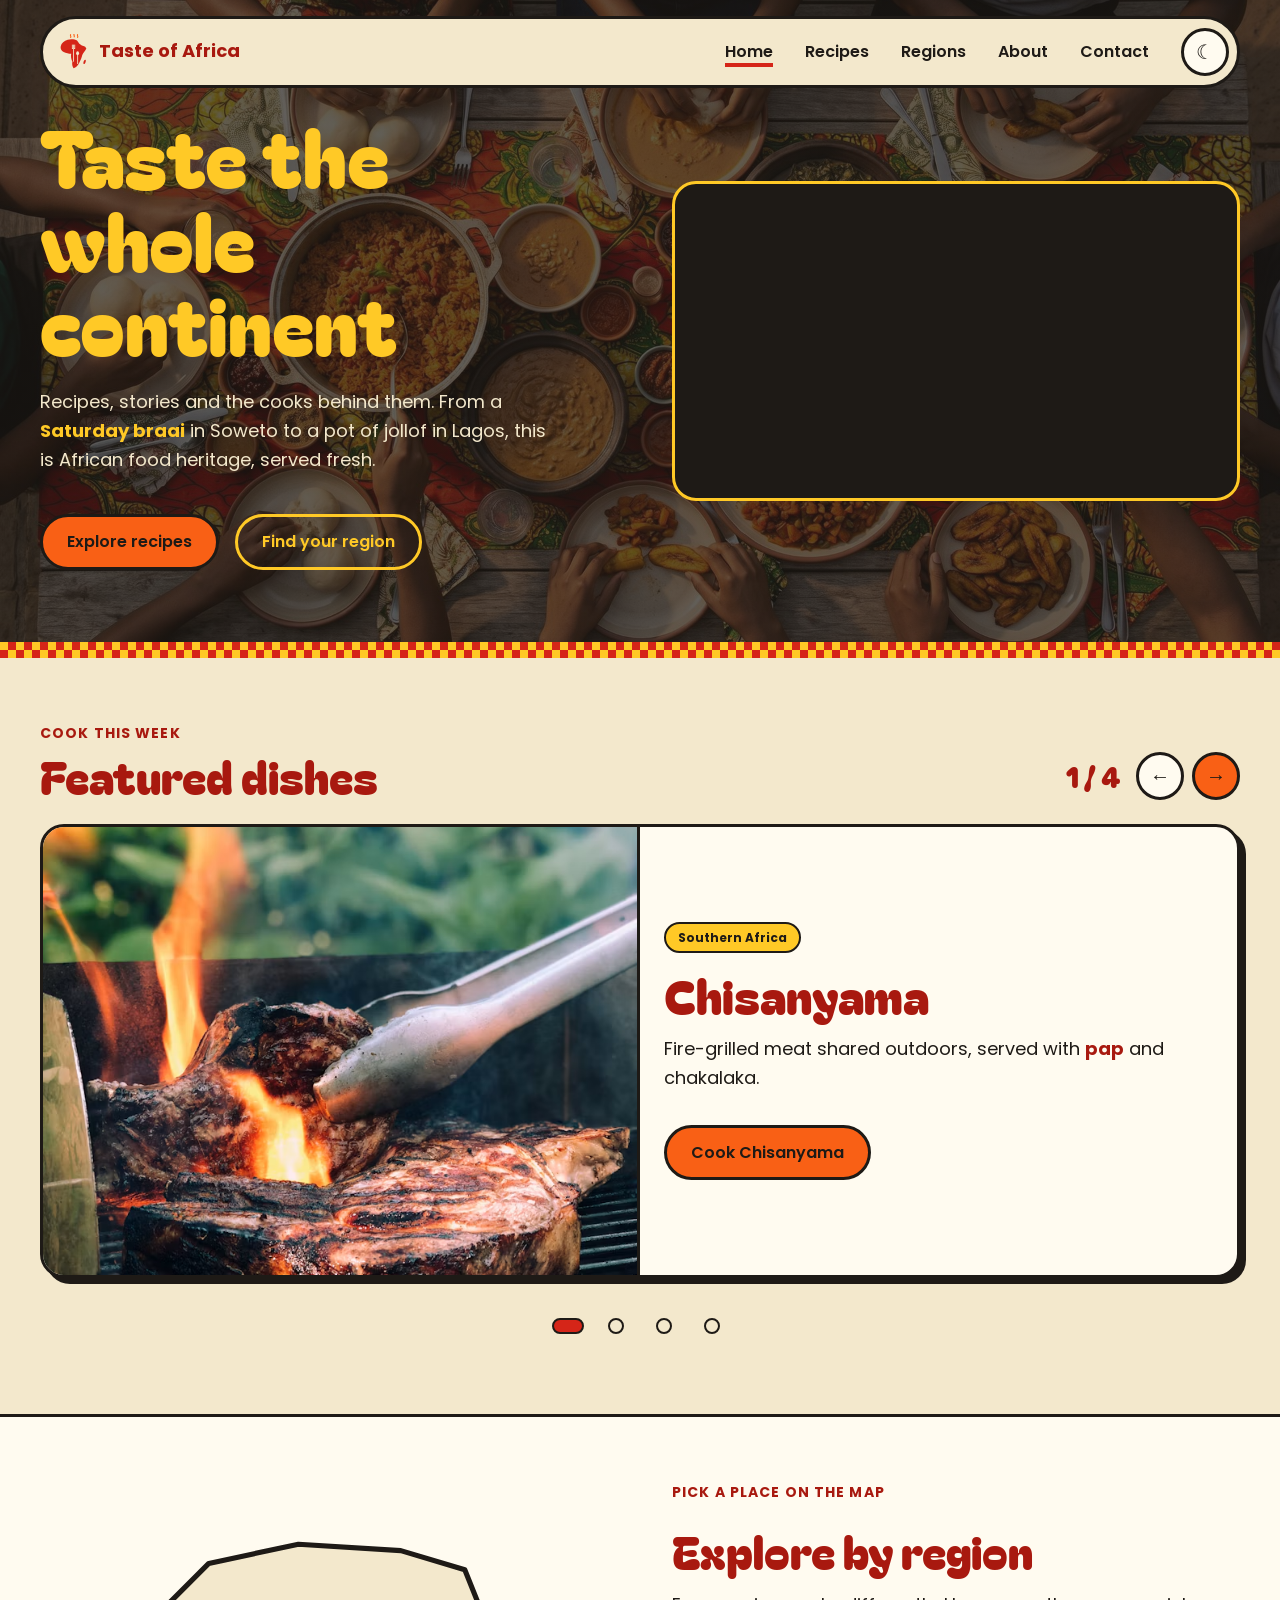
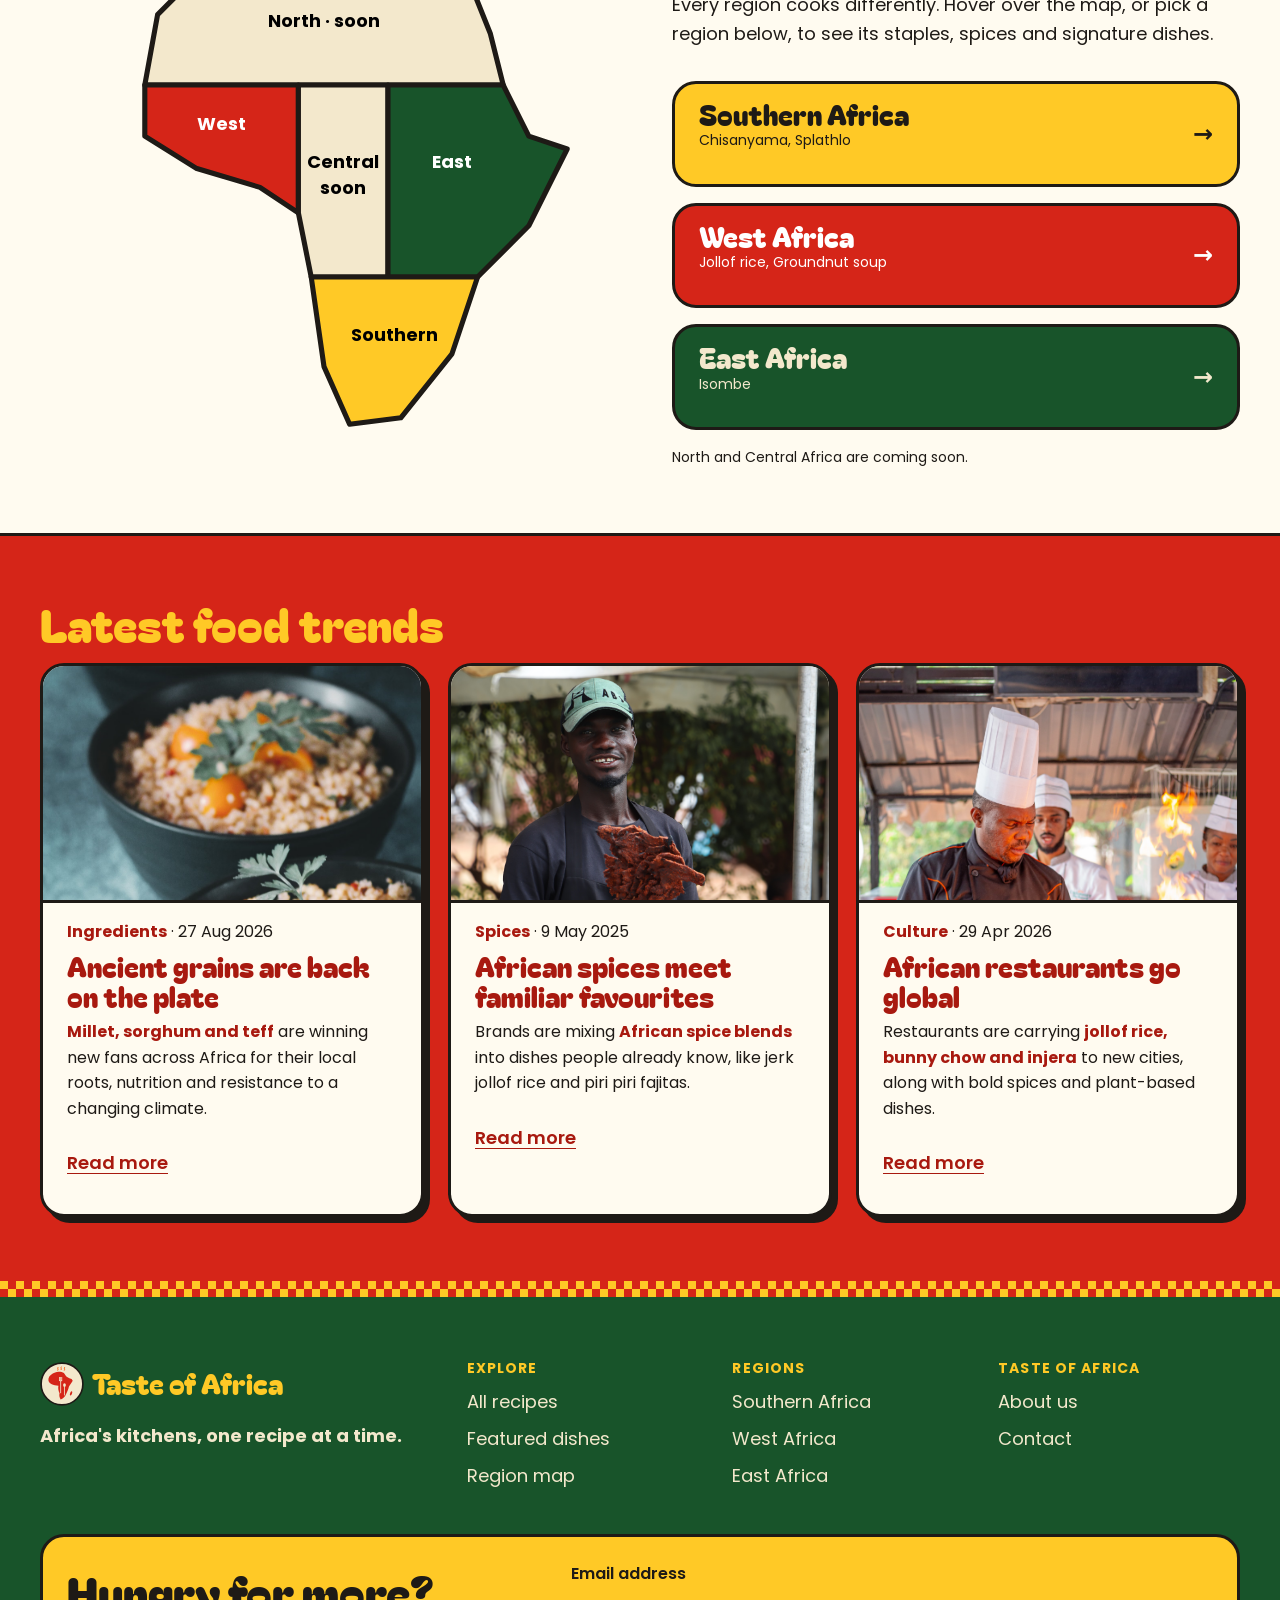
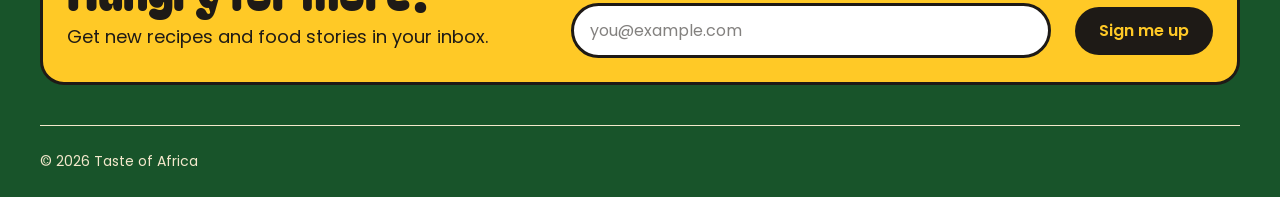
<file: index.html>
<!DOCTYPE html>
<html lang="en">
<head>
  <meta charset="UTF-8">
  <meta name="viewport" content="width=device-width, initial-scale=1.0">
  <meta name="description" content="Recipes, regions and the stories behind African food, shared to keep African food heritage alive.">
  <title>Taste of Africa | Home</title>
  <link rel="icon" href="images/favicon.svg" type="image/svg+xml">

  <link rel="preconnect" href="https://fonts.googleapis.com">
  <link rel="preconnect" href="https://fonts.gstatic.com" crossorigin>
  <link href="https://fonts.googleapis.com/css2?family=Bagel+Fat+One&family=Poppins:wght@400;500;600;700&display=swap" rel="stylesheet">

  <link rel="stylesheet" href="css/styles.css">
  <script src="js/script.js" defer></script>
</head>
<body>
  <header class="site-header">
    <nav class="nav" aria-label="Main">
      <a class="brand" href="index.html">
        <img src="images/logo-icon.svg" alt="" width="32" height="36">
        <span>Taste of Africa</span>
      </a>
      <button class="theme-toggle" type="button" aria-pressed="false" aria-label="Dark mode"></button>
      <button class="menu-button" type="button" aria-expanded="false" aria-controls="nav-links">Menu</button>
      <ul class="nav-links" id="nav-links">
        <li><a href="index.html" aria-current="page">Home</a></li>
        <li><a href="recipes.html">Recipes</a></li>
        <li><a href="#regions">Regions</a></li>
        <li><a href="about.html">About</a></li>
        <li><a href="contact.html">Contact</a></li>
      </ul>
    </nav>
  </header>

  <main>
    <section class="hero" aria-labelledby="hero-title">
      <div class="hero-text">
        <h1 id="hero-title">Taste the whole continent</h1>
        <p>Recipes, stories and the cooks behind them. From a <mark>Saturday braai</mark> in Soweto to a pot of jollof in Lagos, this is African food heritage, served fresh.</p>
        <div class="hero-actions">
          <a class="btn btn-primary" href="recipes.html">Explore recipes</a>
          <a class="btn btn-secondary" href="#regions">Find your region</a>
        </div>
      </div>

      <div class="hero-video">
        <iframe
          src="https://www.youtube.com/embed/UY3H5a_Hi3A"
          title="Introduction to African food culture video"
          loading="lazy"
          allow="accelerometer; clipboard-write; encrypted-media; gyroscope; picture-in-picture"
          referrerpolicy="strict-origin-when-cross-origin"
          allowfullscreen></iframe>
      </div>
      <div class="checker-strip" aria-hidden="true"></div>
    </section>

    <section class="featured" id="featured" aria-labelledby="featured-title">
      <div class="section-head">
        <div>
          <p class="eyebrow">Cook this week</p>
          <h2 id="featured-title">Featured dishes</h2>
        </div>
        <div class="carousel-controls">
          <p class="carousel-counter" aria-live="polite">1 / 4</p>
          <button class="carousel-prev" type="button" aria-label="Previous dish">&larr;</button>
          <button class="carousel-next" type="button" aria-label="Next dish">&rarr;</button>
        </div>
      </div>

      <div class="carousel">
        <figure class="slide is-active">
          <img src="images/dishes/chisanyama.avif" alt="Meat grilling over open flames on a braai">
          <figcaption>
            <span class="tag tag-southern">Southern Africa</span>
            <h3>Chisanyama</h3>
            <p>Fire-grilled meat shared outdoors, served with <mark>pap</mark> and chakalaka.</p>
            <a class="btn btn-primary" href="recipes/chisanyama.html">Cook Chisanyama</a>
          </figcaption>
        </figure>

        <figure class="slide">
          <img src="images/dishes/jollof-rice.avif" alt="A bowl of jollof rice">
          <figcaption>
            <span class="tag tag-west">West Africa</span>
            <h3>Jollof rice</h3>
            <p>Rice cooked slowly in a <mark>smoky tomato base</mark> with peppers and onion.</p>
            <a class="btn btn-primary" href="recipes/jollof-rice.html">Cook Jollof rice</a>
          </figcaption>
        </figure>

        <figure class="slide">
          <img src="images/dishes/groundnut-soup.jpg" alt="A bowl of orange groundnut soup">
          <figcaption>
            <span class="tag tag-west">West Africa</span>
            <h3>Groundnut soup</h3>
            <p>A rich soup of <mark>ground peanuts</mark>, tomato and chilli, eaten with rice, fufu or eba.</p>
            <a class="btn btn-primary" href="recipes/groundnut-soup.html">Cook Groundnut soup</a>
          </figcaption>
        </figure>

        <figure class="slide">
          <img src="images/dishes/isombe.jpg" alt="A dish of dark green isombe">
          <figcaption>
            <span class="tag tag-east">East Africa</span>
            <h3>Isombe</h3>
            <p>Pounded <mark>cassava leaves</mark> stewed with aubergine, spinach and peanut.</p>
            <a class="btn btn-primary" href="recipes/isombe.html">Cook Isombe</a>
          </figcaption>
        </figure>
      </div>

      <div class="carousel-dots">
        <button type="button" aria-label="Show dish 1" aria-current="true"></button>
        <button type="button" aria-label="Show dish 2"></button>
        <button type="button" aria-label="Show dish 3"></button>
        <button type="button" aria-label="Show dish 4"></button>
      </div>
    </section>

    <section class="regions" id="regions" aria-labelledby="regions-title">
      <svg class="region-map" viewBox="0 0 400 440" aria-labelledby="map-title">
        <title id="map-title">Map of Africa's culinary regions</title>

        <g class="region region-soon">
          <title>North Africa, coming soon</title>
          <path d="M60 150 L70 95 L110 55 L180 40 L260 45 L310 60 L330 110 L340 150 Z"/>
          <text x="200" y="105">North &middot; soon</text>
        </g>

        <a class="region region-west" href="regions/west-africa.html" aria-label="West Africa">
          <title>West Africa</title>
          <path d="M60 150 L180 150 L180 250 L150 230 L100 215 L60 190 Z"/>
          <text x="120" y="185">West</text>
        </a>

        <g class="region region-soon">
          <title>Central Africa, coming soon</title>
          <path d="M180 150 L250 150 L250 300 L190 300 L180 250 Z"/>
          <text x="215" y="215">Central</text>
          <text x="215" y="235">soon</text>
        </g>

        <a class="region region-east" href="regions/east-africa.html" aria-label="East Africa">
          <title>East Africa</title>
          <path d="M250 150 L340 150 L360 190 L390 200 L360 260 L320 300 L250 300 Z"/>
          <text x="300" y="215">East</text>
        </a>

        <a class="region region-southern" href="regions/southern-africa.html" aria-label="Southern Africa">
          <title>Southern Africa</title>
          <path d="M190 300 L320 300 L300 360 L260 410 L220 415 L200 370 Z"/>
          <text x="255" y="350">Southern</text>
        </a>
      </svg>

      <div class="regions-text">
        <p class="eyebrow">Pick a place on the map</p>
        <h2 id="regions-title">Explore by region</h2>
        <p>Every region cooks differently. Hover over the map, or pick a region below, to see its staples, spices and signature dishes.</p>

        <ul class="region-cards">
          <li>
            <a class="region-card region-card-southern" href="regions/southern-africa.html">
              <h3>Southern Africa</h3>
              <p>Chisanyama, Splathlo</p>
              <span aria-hidden="true">&rarr;</span>
            </a>
          </li>
          <li>
            <a class="region-card region-card-west" href="regions/west-africa.html">
              <h3>West Africa</h3>
              <p>Jollof rice, Groundnut soup</p>
              <span aria-hidden="true">&rarr;</span>
            </a>
          </li>
          <li>
            <a class="region-card region-card-east" href="regions/east-africa.html">
              <h3>East Africa</h3>
              <p>Isombe</p>
              <span aria-hidden="true">&rarr;</span>
            </a>
          </li>
        </ul>

        <p>North and Central Africa are coming soon.</p>
      </div>
    </section>

    <section class="trends" aria-labelledby="trends-title">
      <h2 id="trends-title">Latest food trends</h2>

      <div class="trend-list">
        <article class="trend-card">
          <img src="images/trends/fonio.avif" alt="Bowls of cooked grains topped with tomato and herbs">
          <p class="trend-meta"><span>Ingredients</span> &middot; <time datetime="2026-08-27">27 Aug 2026</time></p>
          <h3>Ancient grains are back on the plate</h3>
          <p><mark>Millet, sorghum and teff</mark> are winning new fans across Africa for their local roots, nutrition and resistance to a changing climate.</p>
          <a href="https://www.foodnavigator.com/Article/2026/08/27/big-food-trends-in-africa/">Read more</a>
        </article>

        <article class="trend-card">
          <img src="images/trends/suya.avif" alt="A suya vendor holding up spiced meat skewers">
          <p class="trend-meta"><span>Spices</span> &middot; <time datetime="2025-05-09">9 May 2025</time></p>
          <h3>African spices meet familiar favourites</h3>
          <p>Brands are mixing <mark>African spice blends</mark> into dishes people already know, like jerk jollof rice and piri piri fajitas.</p>
          <a href="https://www.ift.org/food-technology-magazine/the-emerging-flavors-of-africa">Read more</a>
        </article>

        <article class="trend-card">
          <img src="images/trends/young-chef.avif" alt="A chef cooking over a flaming pan in an outdoor kitchen">
          <p class="trend-meta"><span>Culture</span> &middot; <time datetime="2026-04-29">29 Apr 2026</time></p>
          <h3>African restaurants go global</h3>
          <p>Restaurants are carrying <mark>jollof rice, bunny chow and injera</mark> to new cities, along with bold spices and plant-based dishes.</p>
          <a href="https://sahararestaurantmelbourne.com.au/blog/how-african-restaurants-are-shaping-the-global-food-scene/">Read more</a>
        </article>
      </div>
    </section>
  </main>

  <footer class="site-footer">
    <div class="checker-strip" aria-hidden="true"></div>

    <div class="footer-brand">
      <a class="brand" href="index.html">
        <img src="images/logo-badge.svg" alt="" width="44" height="44">
        <span>Taste of Africa</span>
      </a>
      <p class="tagline">Africa's kitchens, one recipe at a time.</p>
    </div>

    <nav class="footer-links" aria-label="Footer">
      <div>
        <h2>Explore</h2>
        <ul>
          <li><a href="recipes.html">All recipes</a></li>
          <li><a href="#featured">Featured dishes</a></li>
          <li><a href="#regions">Region map</a></li>
        </ul>
      </div>
      <div>
        <h2>Regions</h2>
        <ul>
          <li><a href="regions/southern-africa.html">Southern Africa</a></li>
          <li><a href="regions/west-africa.html">West Africa</a></li>
          <li><a href="regions/east-africa.html">East Africa</a></li>
        </ul>
      </div>
      <div>
        <h2>Taste of Africa</h2>
        <ul>
          <li><a href="about.html">About us</a></li>
          <li><a href="contact.html">Contact</a></li>
        </ul>
      </div>
    </nav>

    <form class="newsletter" action="#" method="post">
      <div>
        <h2>Hungry for more?</h2>
        <p>Get new recipes and food stories in your inbox.</p>
      </div>
      <label for="newsletter-email">Email address</label>
      <input type="email" id="newsletter-email" name="email" placeholder="you@example.com" required>
      <button type="submit">Sign me up</button>
    </form>

    <p class="copyright">&copy; 2026 Taste of Africa</p>
  </footer>
</body>
</html>
</file>
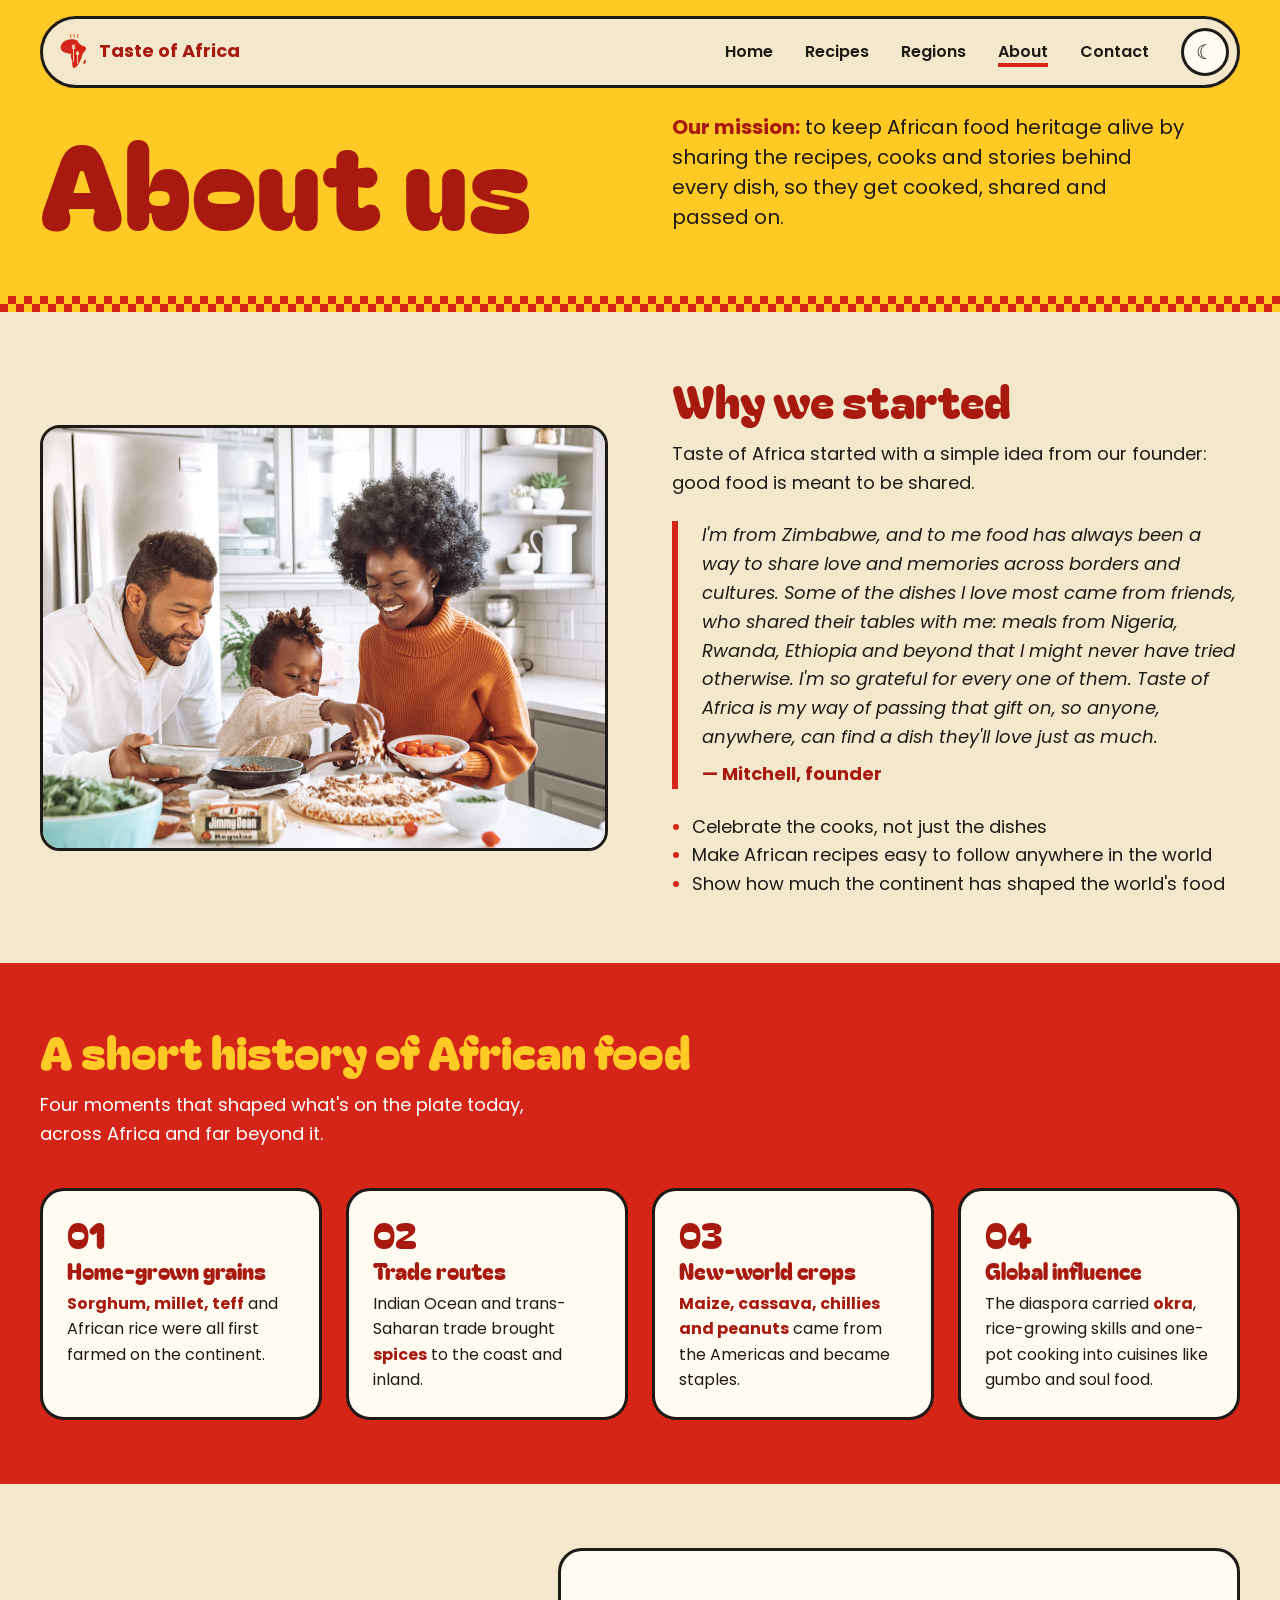
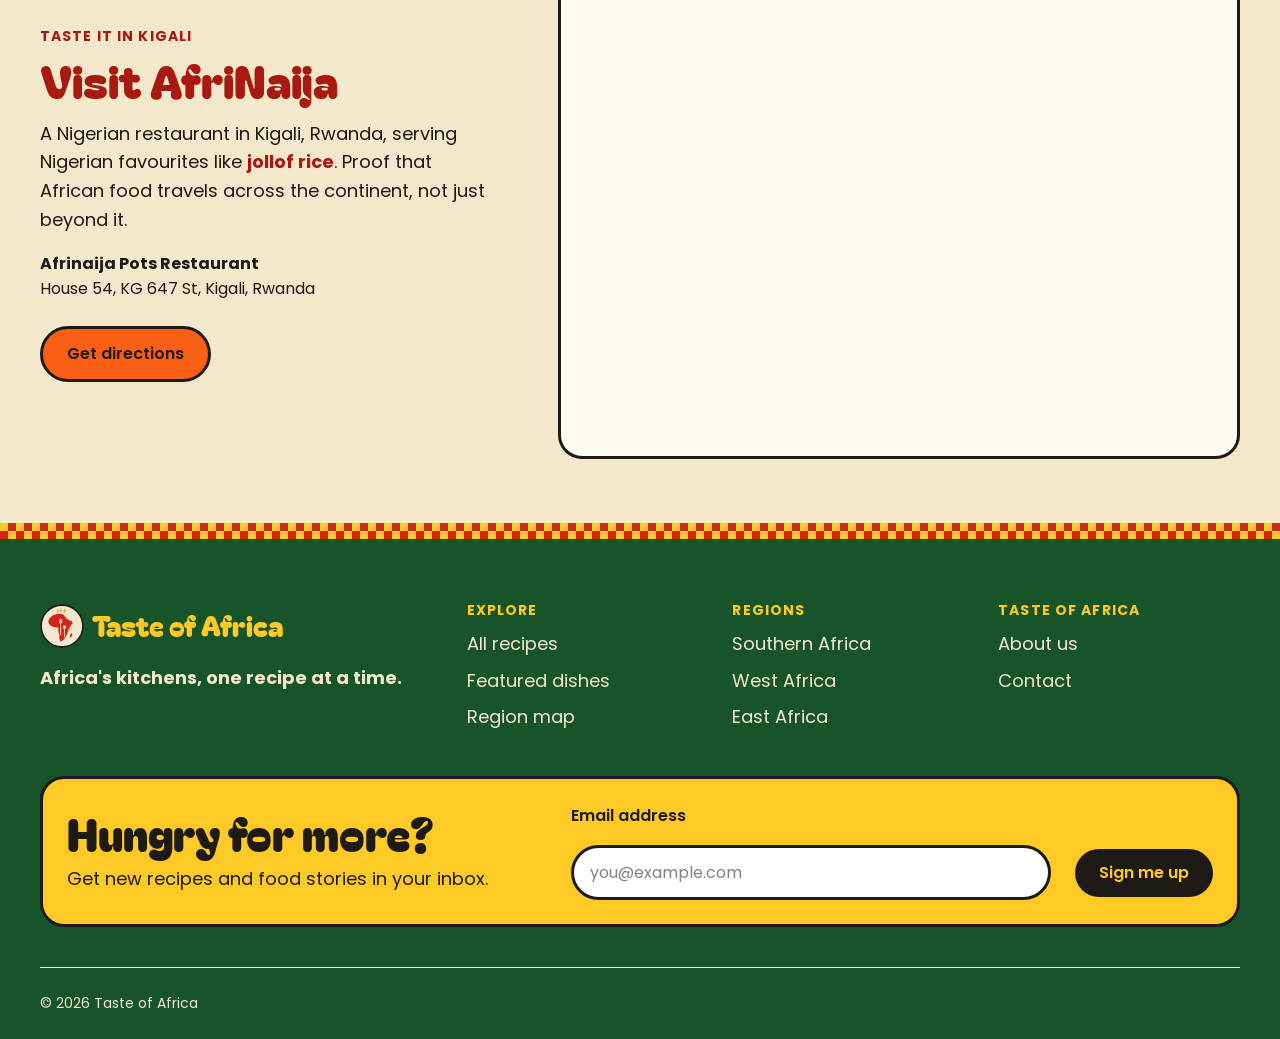
<file: about.html>
<!DOCTYPE html>
<html lang="en">
<head>
  <meta charset="UTF-8">
  <meta name="viewport" content="width=device-width, initial-scale=1.0">
  <meta name="description" content="Why Taste of Africa exists, a short history of African food and its influence on the world, and where to taste it in Kigali.">
  <title>About us | Taste of Africa</title>
  <link rel="icon" href="images/favicon.svg" type="image/svg+xml">

  <link rel="preconnect" href="https://fonts.googleapis.com">
  <link rel="preconnect" href="https://fonts.gstatic.com" crossorigin>
  <link href="https://fonts.googleapis.com/css2?family=Bagel+Fat+One&family=Poppins:wght@400;500;600;700&display=swap" rel="stylesheet">

  <link rel="stylesheet" href="css/styles.css">
  <script src="js/script.js" defer></script>
</head>
<body>
  <header class="site-header">
    <nav class="nav" aria-label="Main">
      <a class="brand" href="index.html">
        <img src="images/logo-icon.svg" alt="" width="32" height="36">
        <span>Taste of Africa</span>
      </a>
      <button class="theme-toggle" type="button" aria-pressed="false" aria-label="Dark mode"></button>
      <button class="menu-button" type="button" aria-expanded="false" aria-controls="nav-links">Menu</button>
      <ul class="nav-links" id="nav-links">
        <li><a href="index.html">Home</a></li>
        <li><a href="recipes.html">Recipes</a></li>
        <li><a href="index.html#regions">Regions</a></li>
        <li><a href="about.html" aria-current="page">About</a></li>
        <li><a href="contact.html">Contact</a></li>
      </ul>
    </nav>
  </header>

  <main>
    <section class="about-hero" aria-labelledby="page-title">
      <h1 id="page-title">About us</h1>
      <p class="mission"><strong>Our mission:</strong> to keep African food heritage alive by sharing the recipes, cooks and stories behind every dish, so they get cooked, shared and passed on.</p>
      <div class="checker-strip" aria-hidden="true"></div>
    </section>

    <section class="why-we-started" aria-labelledby="why-title">
      <img src="images/family-cooking.avif" alt="A family cooking together in a home kitchen">
      <div>
        <h2 id="why-title">Why we started</h2>
        <p>Taste of Africa started with a simple idea from our founder: good food is meant to be shared.</p>
        <figure class="founder-quote">
          <blockquote>
            <p>I'm from Zimbabwe, and to me food has always been a way to share love and memories across borders and cultures. Some of the dishes I love most came from friends, who shared their tables with me: meals from Nigeria, Rwanda, Ethiopia and beyond that I might never have tried otherwise. I'm so grateful for every one of them. Taste of Africa is my way of passing that gift on, so anyone, anywhere, can find a dish they'll love just as much.</p>
          </blockquote>
          <figcaption>Mitchell, founder</figcaption>
        </figure>
        <ul>
          <li>Celebrate the cooks, not just the dishes</li>
          <li>Make African recipes easy to follow anywhere in the world</li>
          <li>Show how much the continent has shaped the world's food</li>
        </ul>
      </div>
    </section>

    <section class="history" aria-labelledby="history-title">
      <h2 id="history-title">A short history of African food</h2>
      <p>Four moments that shaped what's on the plate today, across Africa and far beyond it.</p>

      <ol class="history-list">
        <li>
          <h3>Home-grown grains</h3>
          <p><mark>Sorghum, millet, teff</mark> and African rice were all first farmed on the continent.</p>
        </li>
        <li>
          <h3>Trade routes</h3>
          <p>Indian Ocean and trans-Saharan trade brought <mark>spices</mark> to the coast and inland.</p>
        </li>
        <li>
          <h3>New-world crops</h3>
          <p><mark>Maize, cassava, chillies and peanuts</mark> came from the Americas and became staples.</p>
        </li>
        <li>
          <h3>Global influence</h3>
          <p>The diaspora carried <mark>okra</mark>, rice-growing skills and one-pot cooking into cuisines like gumbo and soul food.</p>
        </li>
      </ol>
    </section>

    <section class="visit" aria-labelledby="visit-title">
      <div class="visit-text">
        <p class="eyebrow">Taste it in Kigali</p>
        <h2 id="visit-title">Visit AfriNaija</h2>
        <p>A Nigerian restaurant in Kigali, Rwanda, serving Nigerian favourites like <mark>jollof rice</mark>. Proof that African food travels across the continent, not just beyond it.</p>
        <p class="venue">
          <strong>Afrinaija Pots Restaurant</strong><br>
          House 54, KG 647 St, Kigali, Rwanda
        </p>
      </div>

      <iframe
        src="https://maps.google.com/maps?q=Afrinaija%20Pots%20Restaurant%2C%20KG%20647%20St%2C%20Kigali&amp;z=16&amp;output=embed"
        title="Map to AfriNaija restaurant in Kigali"
        loading="lazy"
        referrerpolicy="no-referrer-when-downgrade"></iframe>

      <a class="btn btn-primary" href="https://www.google.com/maps/dir/?api=1&amp;destination=Afrinaija%20Pots%20Restaurant%2C%20KG%20647%20St%2C%20Kigali">Get directions</a>
    </section>
  </main>

  <footer class="site-footer">
    <div class="checker-strip" aria-hidden="true"></div>

    <div class="footer-brand">
      <a class="brand" href="index.html">
        <img src="images/logo-badge.svg" alt="" width="44" height="44">
        <span>Taste of Africa</span>
      </a>
      <p class="tagline">Africa's kitchens, one recipe at a time.</p>
    </div>

    <nav class="footer-links" aria-label="Footer">
      <div>
        <h2>Explore</h2>
        <ul>
          <li><a href="recipes.html">All recipes</a></li>
          <li><a href="index.html#featured">Featured dishes</a></li>
          <li><a href="index.html#regions">Region map</a></li>
        </ul>
      </div>
      <div>
        <h2>Regions</h2>
        <ul>
          <li><a href="regions/southern-africa.html">Southern Africa</a></li>
          <li><a href="regions/west-africa.html">West Africa</a></li>
          <li><a href="regions/east-africa.html">East Africa</a></li>
        </ul>
      </div>
      <div>
        <h2>Taste of Africa</h2>
        <ul>
          <li><a href="about.html">About us</a></li>
          <li><a href="contact.html">Contact</a></li>
        </ul>
      </div>
    </nav>

    <form class="newsletter" action="#" method="post">
      <div>
        <h2>Hungry for more?</h2>
        <p>Get new recipes and food stories in your inbox.</p>
      </div>
      <label for="newsletter-email">Email address</label>
      <input type="email" id="newsletter-email" name="email" placeholder="you@example.com" required>
      <button type="submit">Sign me up</button>
    </form>

    <p class="copyright">&copy; 2026 Taste of Africa</p>
  </footer>
</body>
</html>
</file>
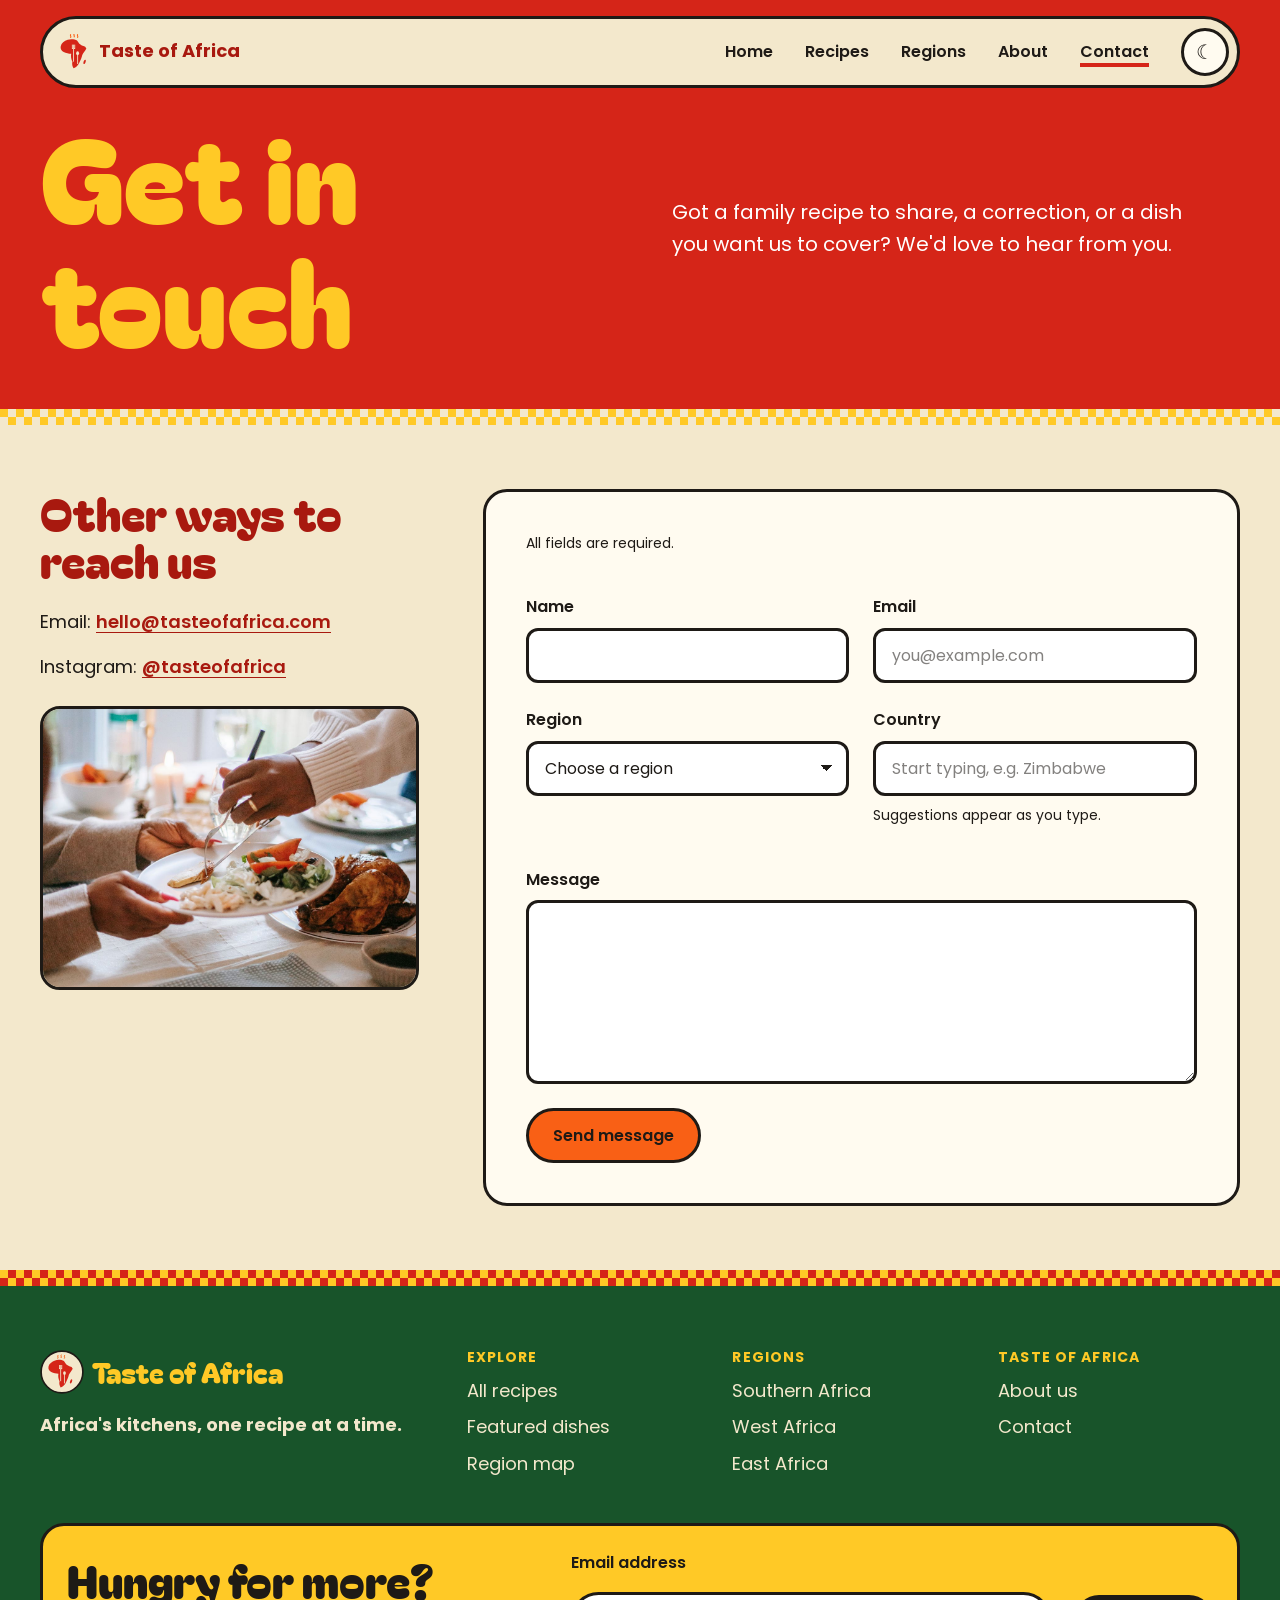
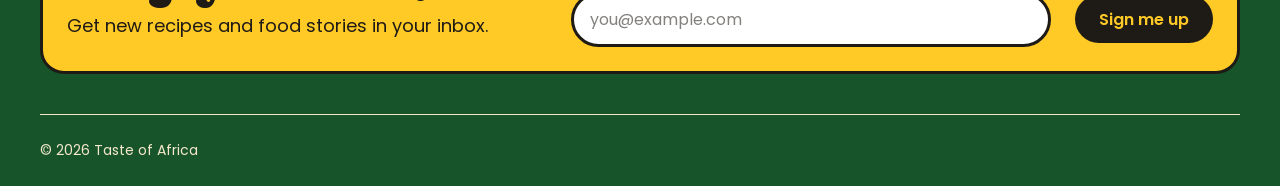
<file: contact.html>
<!DOCTYPE html>
<html lang="en">
<head>
  <meta charset="UTF-8">
  <meta name="viewport" content="width=device-width, initial-scale=1.0">
  <meta name="description" content="Get in touch with Taste of Africa: share a family recipe, send a correction or suggest a dish for us to cover.">
  <title>Contact | Taste of Africa</title>
  <link rel="icon" href="images/favicon.svg" type="image/svg+xml">

  <link rel="preconnect" href="https://fonts.googleapis.com">
  <link rel="preconnect" href="https://fonts.gstatic.com" crossorigin>
  <link href="https://fonts.googleapis.com/css2?family=Bagel+Fat+One&family=Poppins:wght@400;500;600;700&display=swap" rel="stylesheet">

  <link rel="stylesheet" href="css/styles.css">
  <script src="js/script.js" defer></script>
</head>
<body>
  <header class="site-header">
    <nav class="nav" aria-label="Main">
      <a class="brand" href="index.html">
        <img src="images/logo-icon.svg" alt="" width="32" height="36">
        <span>Taste of Africa</span>
      </a>
      <button class="theme-toggle" type="button" aria-pressed="false" aria-label="Dark mode"></button>
      <button class="menu-button" type="button" aria-expanded="false" aria-controls="nav-links">Menu</button>
      <ul class="nav-links" id="nav-links">
        <li><a href="index.html">Home</a></li>
        <li><a href="recipes.html">Recipes</a></li>
        <li><a href="index.html#regions">Regions</a></li>
        <li><a href="about.html">About</a></li>
        <li><a href="contact.html" aria-current="page">Contact</a></li>
      </ul>
    </nav>
  </header>

  <main>
    <section class="page-band" aria-labelledby="page-title">
      <h1 id="page-title">Get in touch</h1>
      <p>Got a family recipe to share, a correction, or a dish you want us to cover? We'd love to hear from you.</p>
      <div class="checker-strip" aria-hidden="true"></div>
    </section>

    <div class="contact-layout">
      <form class="contact-form" id="contact-form" action="#" method="post">
        <p>All fields are required.</p>

        <div class="field">
          <label for="name">Name</label>
          <input type="text" id="name" name="name" autocomplete="name" required>
        </div>

        <div class="field">
          <label for="email">Email</label>
          <input type="email" id="email" name="email" autocomplete="email" placeholder="you@example.com" required>
        </div>

        <div class="field">
          <label for="region">Region</label>
          <select id="region" name="region" required>
            <option value="">Choose a region</option>
            <option value="southern-africa">Southern Africa</option>
            <option value="west-africa">West Africa</option>
            <option value="east-africa">East Africa</option>
            <option value="north-africa">North Africa</option>
            <option value="central-africa">Central Africa</option>
            <option value="outside-africa">Outside Africa</option>
          </select>
        </div>

        <div class="field">
          <label for="country">Country</label>
          <input type="text" id="country" name="country" list="countries" autocomplete="country-name" placeholder="Start typing, e.g. Zimbabwe" aria-describedby="country-hint" required>
          <p class="hint" id="country-hint">Suggestions appear as you type.</p>
          <datalist id="countries">
            <option value="Benin">
            <option value="Botswana">
            <option value="Burkina Faso">
            <option value="Burundi">
            <option value="Cape Verde">
            <option value="Côte d'Ivoire">
            <option value="Djibouti">
            <option value="Eritrea">
            <option value="Eswatini">
            <option value="Ethiopia">
            <option value="Ghana">
            <option value="Guinea">
            <option value="Guinea-Bissau">
            <option value="Kenya">
            <option value="Lesotho">
            <option value="Liberia">
            <option value="Malawi">
            <option value="Mali">
            <option value="Mauritania">
            <option value="Mozambique">
            <option value="Namibia">
            <option value="Niger">
            <option value="Nigeria">
            <option value="Rwanda">
            <option value="Senegal">
            <option value="Sierra Leone">
            <option value="Somalia">
            <option value="South Africa">
            <option value="South Sudan">
            <option value="Tanzania">
            <option value="The Gambia">
            <option value="Togo">
            <option value="Uganda">
            <option value="Zambia">
            <option value="Zimbabwe">
          </datalist>
        </div>

        <div class="field">
          <label for="message">Message</label>
          <textarea id="message" name="message" rows="6" required></textarea>
        </div>

        <button class="btn btn-primary" type="submit">Send message</button>
      </form>

      <section class="other-contact" aria-labelledby="other-title">
        <h2 id="other-title">Other ways to reach us</h2>
        <p>Email: <a href="mailto:hello@tasteofafrica.com">hello@tasteofafrica.com</a></p>
        <p>Instagram: <a href="https://www.instagram.com/tasteofafrica">@tasteofafrica</a></p>
        <img src="images/sharing-meal.jpg" alt="Hands serving food at a shared table">
      </section>
    </div>
  </main>

  <footer class="site-footer">
    <div class="checker-strip" aria-hidden="true"></div>

    <div class="footer-brand">
      <a class="brand" href="index.html">
        <img src="images/logo-badge.svg" alt="" width="44" height="44">
        <span>Taste of Africa</span>
      </a>
      <p class="tagline">Africa's kitchens, one recipe at a time.</p>
    </div>

    <nav class="footer-links" aria-label="Footer">
      <div>
        <h2>Explore</h2>
        <ul>
          <li><a href="recipes.html">All recipes</a></li>
          <li><a href="index.html#featured">Featured dishes</a></li>
          <li><a href="index.html#regions">Region map</a></li>
        </ul>
      </div>
      <div>
        <h2>Regions</h2>
        <ul>
          <li><a href="regions/southern-africa.html">Southern Africa</a></li>
          <li><a href="regions/west-africa.html">West Africa</a></li>
          <li><a href="regions/east-africa.html">East Africa</a></li>
        </ul>
      </div>
      <div>
        <h2>Taste of Africa</h2>
        <ul>
          <li><a href="about.html">About us</a></li>
          <li><a href="contact.html">Contact</a></li>
        </ul>
      </div>
    </nav>

    <form class="newsletter" action="#" method="post">
      <div>
        <h2>Hungry for more?</h2>
        <p>Get new recipes and food stories in your inbox.</p>
      </div>
      <label for="newsletter-email">Email address</label>
      <input type="email" id="newsletter-email" name="email" placeholder="you@example.com" required>
      <button type="submit">Sign me up</button>
    </form>

    <p class="copyright">&copy; 2026 Taste of Africa</p>
  </footer>
</body>
</html>
</file>
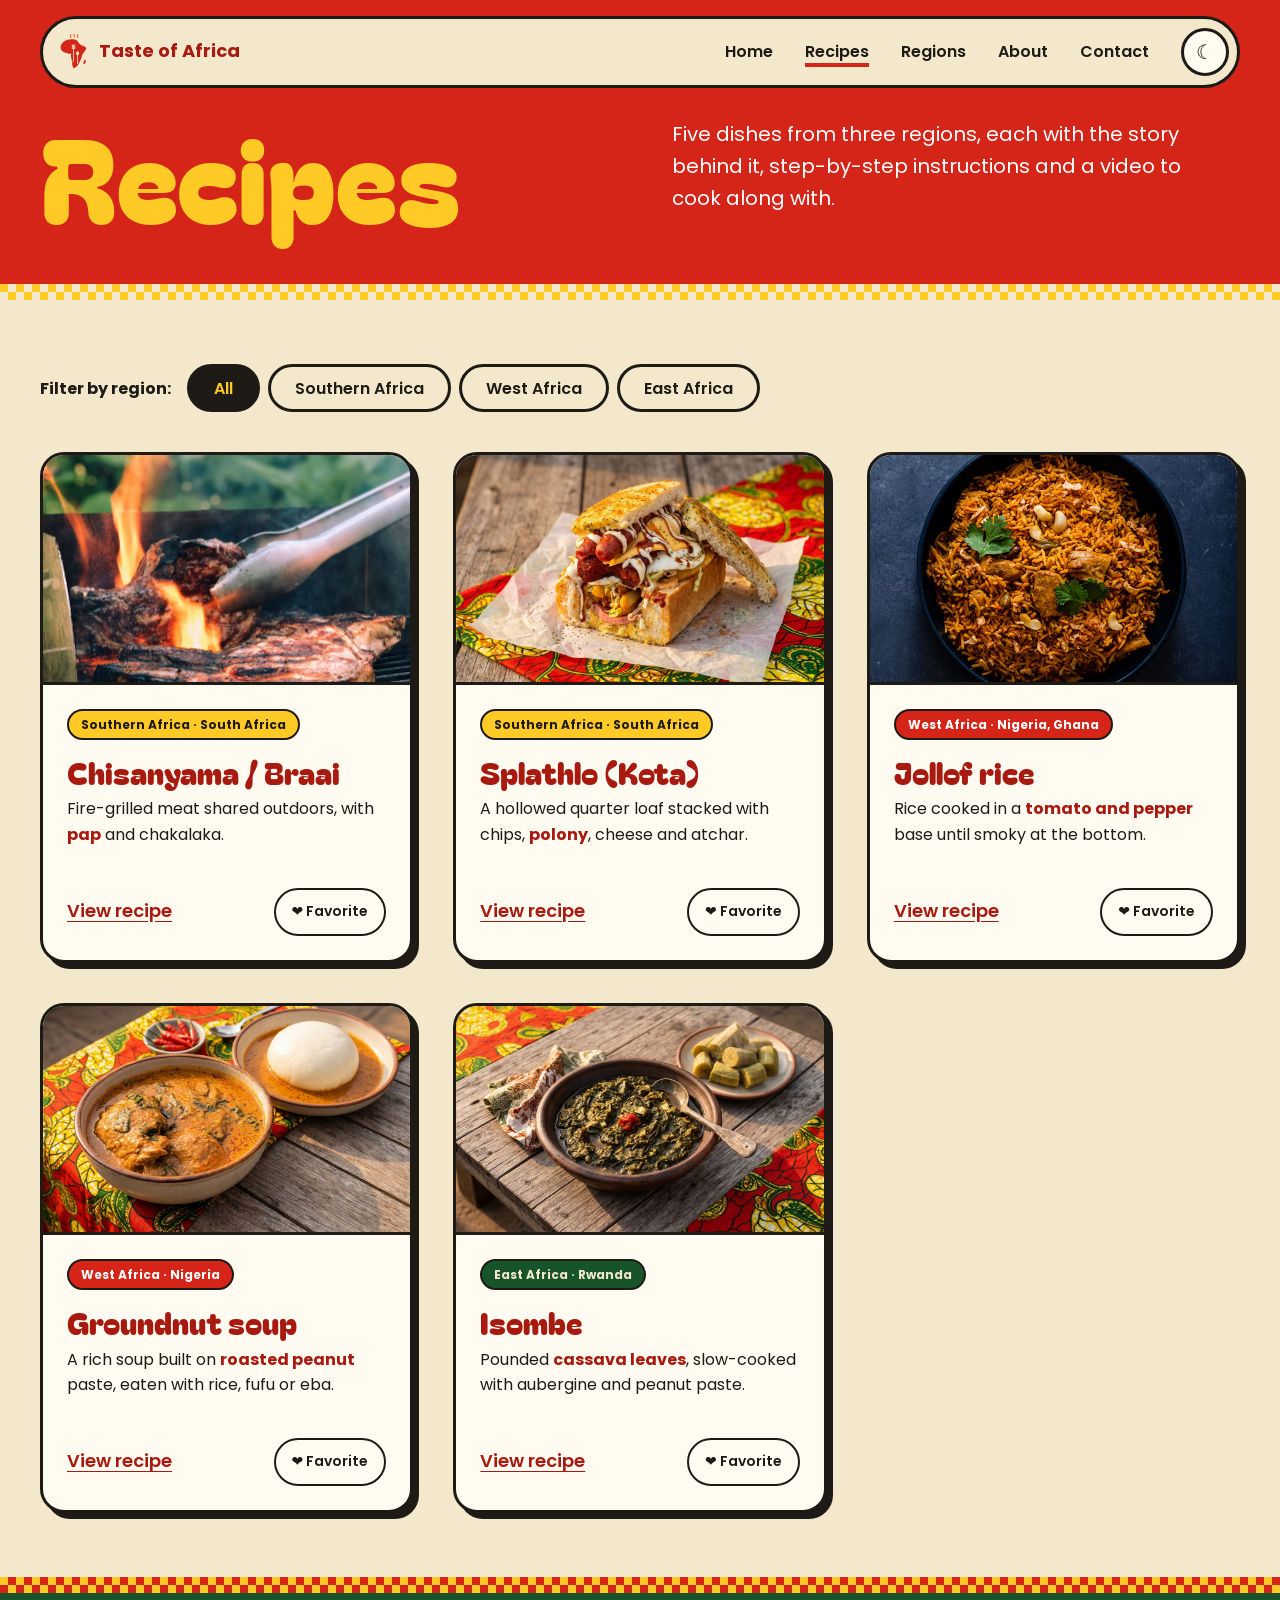
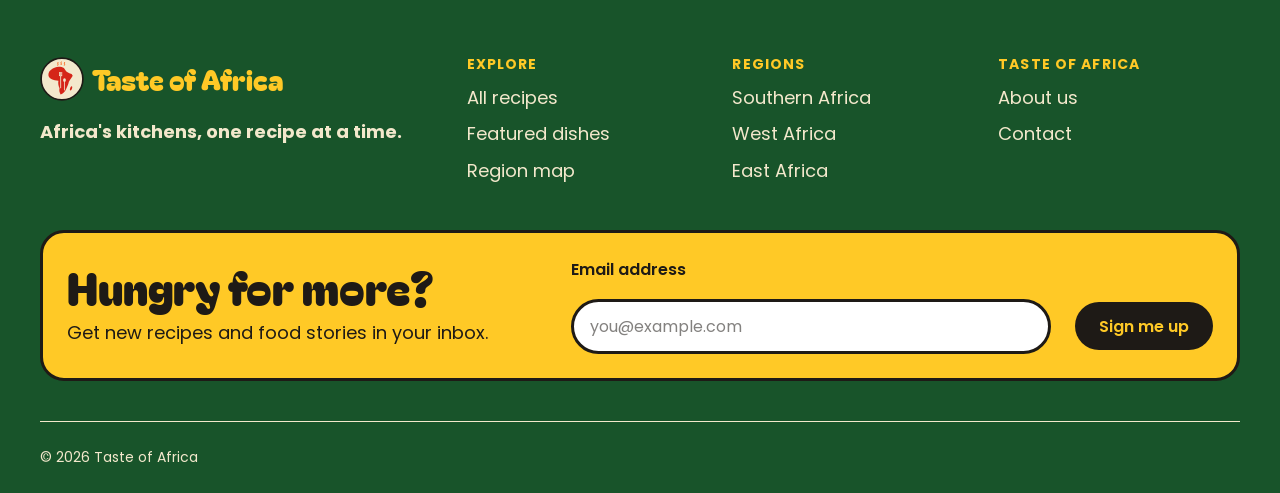
<file: recipes.html>
<!DOCTYPE html>
<html lang="en">
<head>
  <meta charset="UTF-8">
  <meta name="viewport" content="width=device-width, initial-scale=1.0">
  <meta name="description" content="Five African dishes from three regions, each with its story, step-by-step instructions and a video to cook along with.">
  <title>Taste of Africa | Recipes</title>
  <link rel="icon" href="images/favicon.svg" type="image/svg+xml">

  <link rel="preconnect" href="https://fonts.googleapis.com">
  <link rel="preconnect" href="https://fonts.gstatic.com" crossorigin>
  <link href="https://fonts.googleapis.com/css2?family=Bagel+Fat+One&family=Poppins:wght@400;500;600;700&display=swap" rel="stylesheet">

  <link rel="stylesheet" href="css/styles.css">
  <script src="js/script.js" defer></script>
</head>
<body>
  <header class="site-header">
    <nav class="nav" aria-label="Main">
      <a class="brand" href="index.html">
        <img src="images/logo-icon.svg" alt="" width="32" height="36">
        <span>Taste of Africa</span>
      </a>
      <button class="theme-toggle" type="button" aria-pressed="false" aria-label="Dark mode"></button>
      <button class="menu-button" type="button" aria-expanded="false" aria-controls="nav-links">Menu</button>
      <ul class="nav-links" id="nav-links">
        <li><a href="index.html">Home</a></li>
        <li><a href="recipes.html" aria-current="page">Recipes</a></li>
        <li><a href="index.html#regions">Regions</a></li>
        <li><a href="about.html">About</a></li>
        <li><a href="contact.html">Contact</a></li>
      </ul>
    </nav>
  </header>

  <main>
    <section class="page-band" aria-labelledby="page-title">
      <h1 id="page-title">Recipes</h1>
      <p>Five dishes from three regions, each with the story behind it, step-by-step instructions and a video to cook along with.</p>
      <div class="checker-strip" aria-hidden="true"></div>
    </section>

    <div class="recipes">
      <div class="filter">
        <p id="filter-label">Filter by region:</p>
        <div role="group" aria-labelledby="filter-label">
          <button type="button" data-filter="all" aria-pressed="true">All</button>
          <button type="button" data-filter="southern-africa" aria-pressed="false">Southern<span class="long-label"> Africa</span></button>
          <button type="button" data-filter="west-africa" aria-pressed="false">West<span class="long-label"> Africa</span></button>
          <button type="button" data-filter="east-africa" aria-pressed="false">East<span class="long-label"> Africa</span></button>
        </div>
      </div>

      <ul class="recipe-grid">
        <li data-region="southern-africa">
          <article class="recipe-card">
            <figure>
              <img src="images/dishes/chisanyama.avif" alt="Meat grilling over open flames on a braai">
              <figcaption>
                <span class="tag tag-southern">Southern Africa &middot; South Africa</span>
                <h2>Chisanyama / Braai</h2>
                <p>Fire-grilled meat shared outdoors, with <mark>pap</mark> and chakalaka.</p>
                <div class="card-actions">
                  <a href="recipes/chisanyama.html">View recipe</a>
                  <button class="favorite-button" type="button" data-recipe="chisanyama" aria-pressed="false" aria-label="Favorite Chisanyama">&#10084; Favorite</button>
                </div>
              </figcaption>
            </figure>
          </article>
        </li>

        <li data-region="southern-africa">
          <article class="recipe-card">
            <figure>
              <img src="images/dishes/splathlo.jpg" alt="A stacked splathlo, cut open">
              <figcaption>
                <span class="tag tag-southern">Southern Africa &middot; South Africa</span>
                <h2>Splathlo (Kota)</h2>
                <p>A hollowed quarter loaf stacked with chips, <mark>polony</mark>, cheese and atchar.</p>
                <div class="card-actions">
                  <a href="recipes/splathlo.html">View recipe</a>
                  <button class="favorite-button" type="button" data-recipe="splathlo" aria-pressed="false" aria-label="Favorite Splathlo">&#10084; Favorite</button>
                </div>
              </figcaption>
            </figure>
          </article>
        </li>

        <li data-region="west-africa">
          <article class="recipe-card">
            <figure>
              <img src="images/dishes/jollof-rice.avif" alt="A bowl of jollof rice">
              <figcaption>
                <span class="tag tag-west">West Africa &middot; Nigeria, Ghana</span>
                <h2>Jollof rice</h2>
                <p>Rice cooked in a <mark>tomato and pepper</mark> base until smoky at the bottom.</p>
                <div class="card-actions">
                  <a href="recipes/jollof-rice.html">View recipe</a>
                  <button class="favorite-button" type="button" data-recipe="jollof-rice" aria-pressed="false" aria-label="Favorite Jollof rice">&#10084; Favorite</button>
                </div>
              </figcaption>
            </figure>
          </article>
        </li>

        <li data-region="west-africa">
          <article class="recipe-card">
            <figure>
              <img src="images/dishes/groundnut-soup.jpg" alt="A bowl of groundnut soup">
              <figcaption>
                <span class="tag tag-west">West Africa &middot; Nigeria</span>
                <h2>Groundnut soup</h2>
                <p>A rich soup built on <mark>roasted peanut</mark> paste, eaten with rice, fufu or eba.</p>
                <div class="card-actions">
                  <a href="recipes/groundnut-soup.html">View recipe</a>
                  <button class="favorite-button" type="button" data-recipe="groundnut-soup" aria-pressed="false" aria-label="Favorite Groundnut soup">&#10084; Favorite</button>
                </div>
              </figcaption>
            </figure>
          </article>
        </li>

        <li data-region="east-africa">
          <article class="recipe-card">
            <figure>
              <img src="images/dishes/isombe.jpg" alt="Isombe in a clay dish">
              <figcaption>
                <span class="tag tag-east">East Africa &middot; Rwanda</span>
                <h2>Isombe</h2>
                <p>Pounded <mark>cassava leaves</mark>, slow-cooked with aubergine and peanut paste.</p>
                <div class="card-actions">
                  <a href="recipes/isombe.html">View recipe</a>
                  <button class="favorite-button" type="button" data-recipe="isombe" aria-pressed="false" aria-label="Favorite Isombe">&#10084; Favorite</button>
                </div>
              </figcaption>
            </figure>
          </article>
        </li>
      </ul>
    </div>
  </main>

  <footer class="site-footer">
    <div class="checker-strip" aria-hidden="true"></div>

    <div class="footer-brand">
      <a class="brand" href="index.html">
        <img src="images/logo-badge.svg" alt="" width="44" height="44">
        <span>Taste of Africa</span>
      </a>
      <p class="tagline">Africa's kitchens, one recipe at a time.</p>
    </div>

    <nav class="footer-links" aria-label="Footer">
      <div>
        <h2>Explore</h2>
        <ul>
          <li><a href="recipes.html">All recipes</a></li>
          <li><a href="index.html#featured">Featured dishes</a></li>
          <li><a href="index.html#regions">Region map</a></li>
        </ul>
      </div>
      <div>
        <h2>Regions</h2>
        <ul>
          <li><a href="regions/southern-africa.html">Southern Africa</a></li>
          <li><a href="regions/west-africa.html">West Africa</a></li>
          <li><a href="regions/east-africa.html">East Africa</a></li>
        </ul>
      </div>
      <div>
        <h2>Taste of Africa</h2>
        <ul>
          <li><a href="about.html">About us</a></li>
          <li><a href="contact.html">Contact</a></li>
        </ul>
      </div>
    </nav>

    <form class="newsletter" action="#" method="post">
      <div>
        <h2>Hungry for more?</h2>
        <p>Get new recipes and food stories in your inbox.</p>
      </div>
      <label for="newsletter-email">Email address</label>
      <input type="email" id="newsletter-email" name="email" placeholder="you@example.com" required>
      <button type="submit">Sign me up</button>
    </form>

    <p class="copyright">&copy; 2026 Taste of Africa</p>
  </footer>
</body>
</html>
</file>
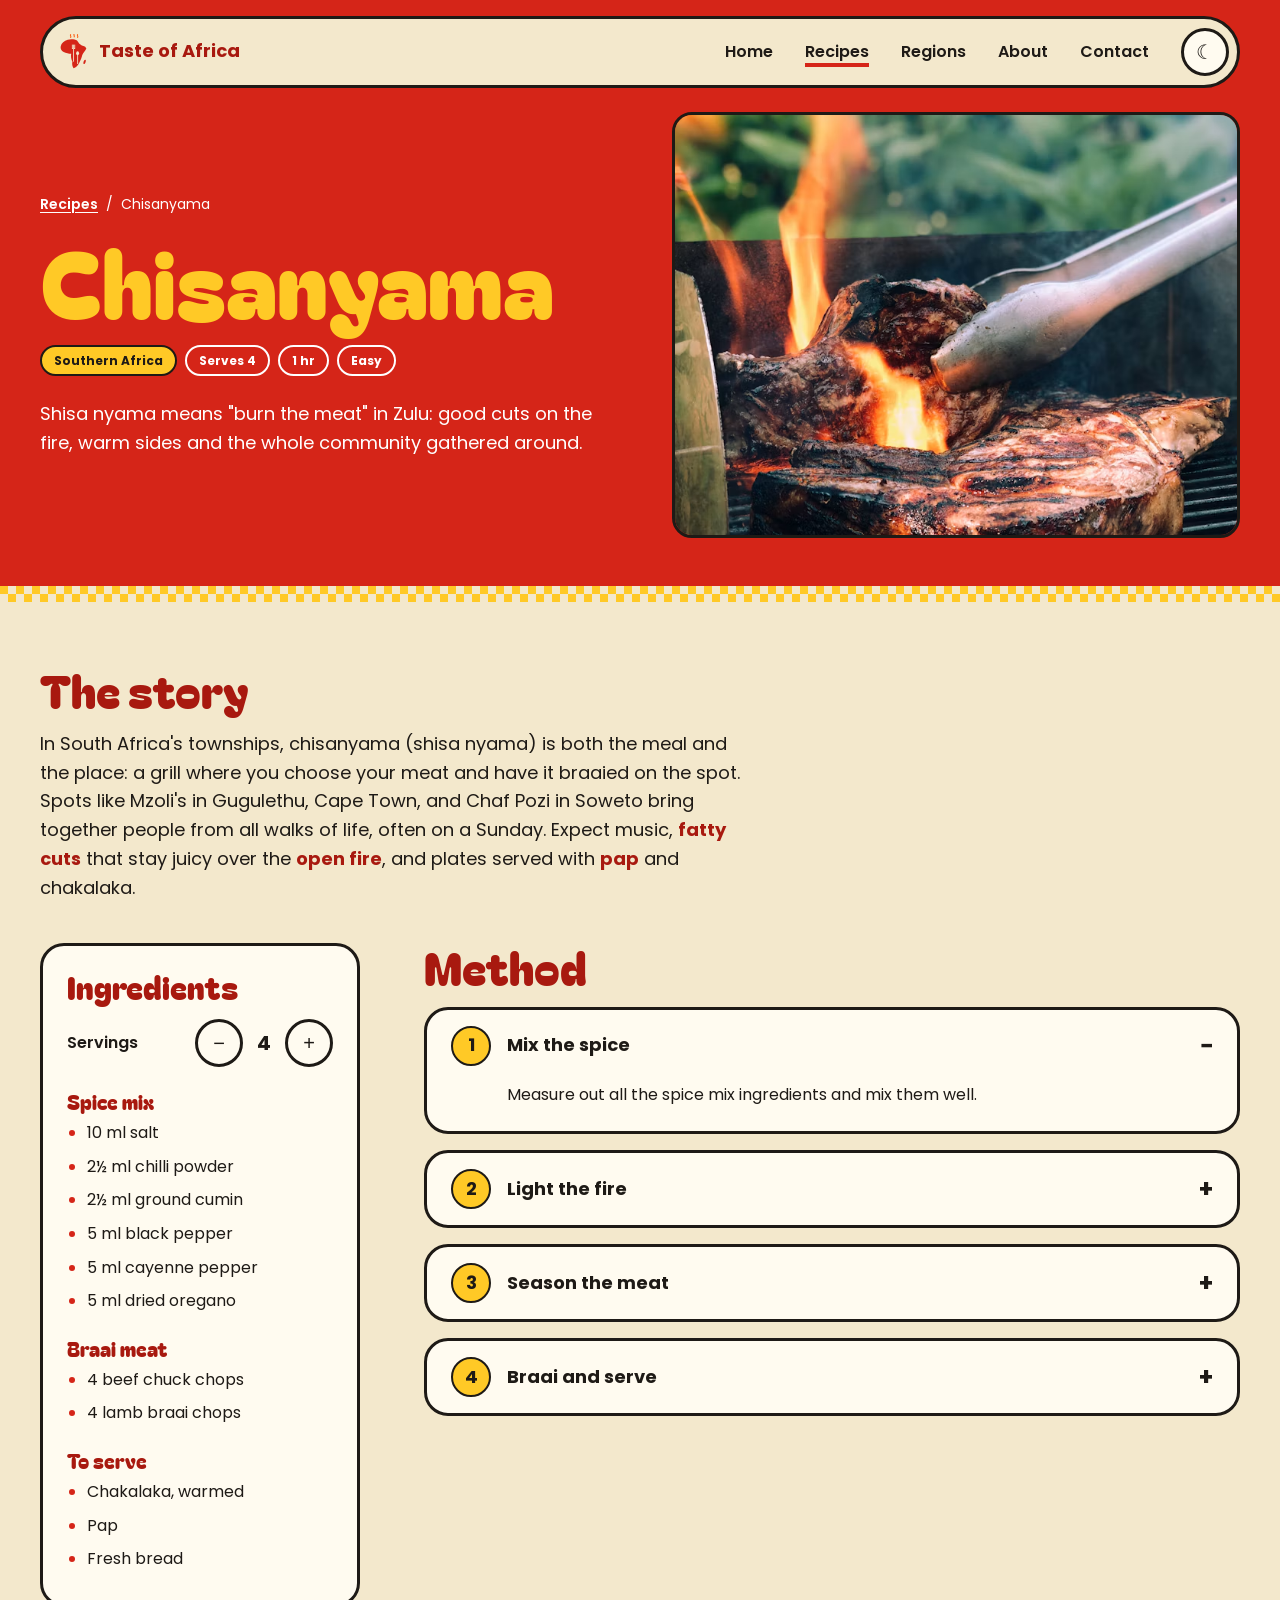
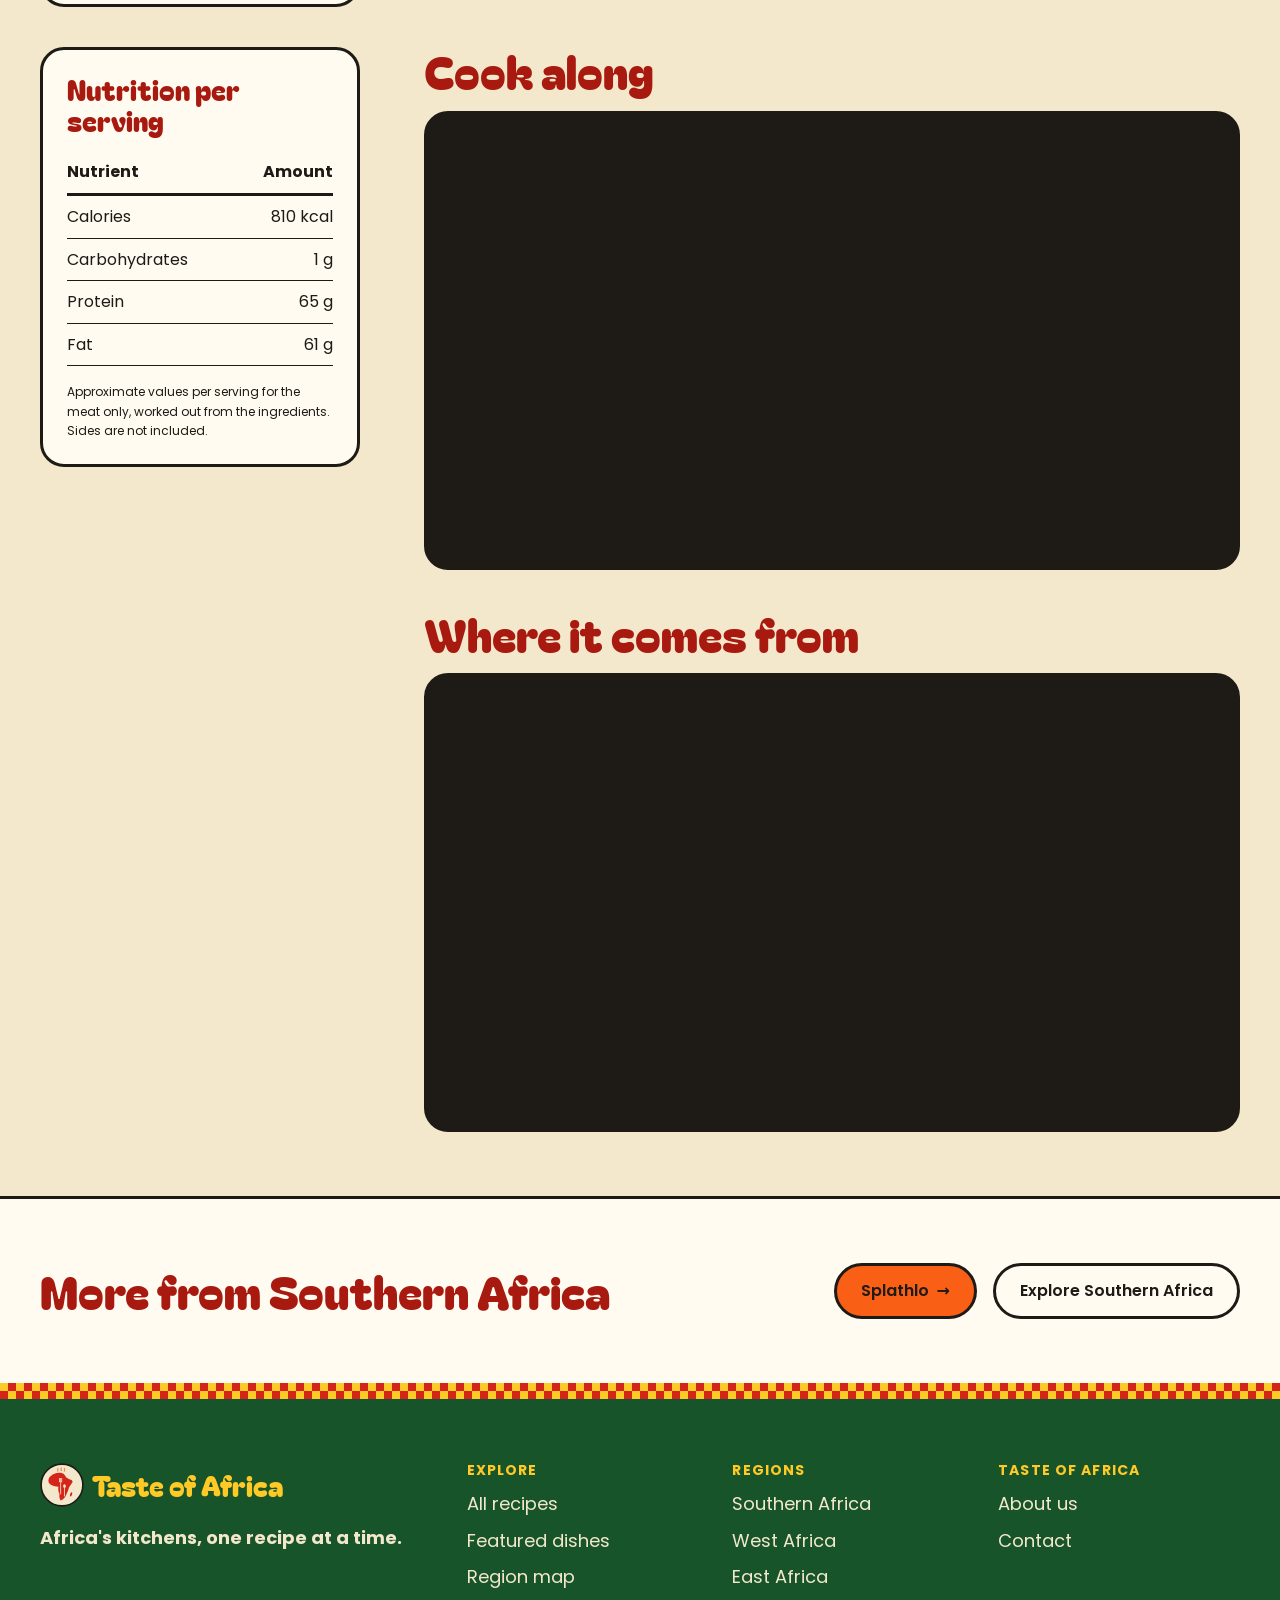
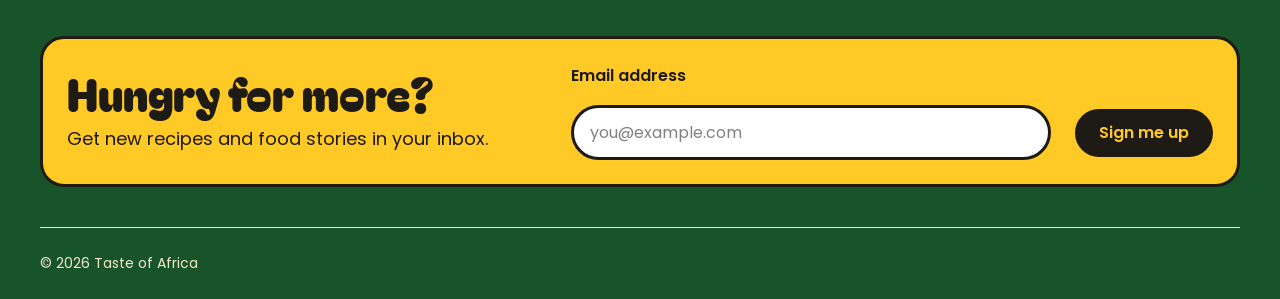
<file: recipes/chisanyama.html>
<!DOCTYPE html>
<html lang="en">
<head>
  <meta charset="UTF-8">
  <meta name="viewport" content="width=device-width, initial-scale=1.0">
  <meta name="description" content="How to cook chisanyama, South Africa's township braai: the story behind it, ingredients, step-by-step method and a video to cook along with.">
  <title>Chisanyama | Taste of Africa</title>
  <link rel="icon" href="../images/favicon.svg" type="image/svg+xml">

  <link rel="preconnect" href="https://fonts.googleapis.com">
  <link rel="preconnect" href="https://fonts.gstatic.com" crossorigin>
  <link href="https://fonts.googleapis.com/css2?family=Bagel+Fat+One&family=Poppins:wght@400;500;600;700&display=swap" rel="stylesheet">

  <link rel="stylesheet" href="../css/styles.css">
  <script src="../js/script.js" defer></script>
</head>
<body>
  <header class="site-header">
    <nav class="nav" aria-label="Main">
      <a class="brand" href="../index.html">
        <img src="../images/logo-icon.svg" alt="" width="32" height="36">
        <span>Taste of Africa</span>
      </a>
      <button class="theme-toggle" type="button" aria-pressed="false" aria-label="Dark mode"></button>
      <button class="menu-button" type="button" aria-expanded="false" aria-controls="nav-links">Menu</button>
      <ul class="nav-links" id="nav-links">
        <li><a href="../index.html">Home</a></li>
        <li><a href="../recipes.html" aria-current="page">Recipes</a></li>
        <li><a href="../index.html#regions">Regions</a></li>
        <li><a href="../about.html">About</a></li>
        <li><a href="../contact.html">Contact</a></li>
      </ul>
    </nav>
  </header>

  <main>
    <section class="recipe-hero" aria-labelledby="recipe-title">
      <div class="recipe-hero-text">
        <nav aria-label="Breadcrumb">
          <ol class="breadcrumb">
            <li><a href="../recipes.html">Recipes</a></li>
            <li aria-current="page">Chisanyama</li>
          </ol>
        </nav>

        <h1 id="recipe-title">Chisanyama</h1>

        <ul class="recipe-tags">
          <li class="tag tag-southern">Southern Africa</li>
          <li class="tag">Serves 4</li>
          <li class="tag"><time datetime="PT1H">1 hr</time></li>
          <li class="tag">Easy</li>
        </ul>

        <p>Shisa nyama means "burn the meat" in Zulu: good cuts on the fire, warm sides and the whole community gathered around.</p>
      </div>

      <img src="../images/dishes/chisanyama.avif" alt="Meat grilling over open flames on a braai">
      <div class="checker-strip" aria-hidden="true"></div>
    </section>

    <div class="recipe-layout">
      <section class="recipe-story" aria-labelledby="story-title">
        <h2 id="story-title">The story</h2>
        <p>In South Africa's townships, chisanyama (shisa nyama) is both the meal and the place: a grill where you choose your meat and have it braaied on the spot. Spots like Mzoli's in Gugulethu, Cape Town, and Chaf Pozi in Soweto bring together people from all walks of life, often on a Sunday. Expect music, <mark>fatty cuts</mark> that stay juicy over the <mark>open fire</mark>, and plates served with <mark>pap</mark> and chakalaka.</p>
      </section>

      <section class="ingredients" aria-labelledby="ingredients-title" data-servings="4">
        <h2 id="ingredients-title">Ingredients</h2>
        <div class="servings">
          <label for="servings">Servings</label>
          <button class="servings-less" type="button" aria-label="Fewer servings">&minus;</button>
          <output class="servings-count" id="servings" aria-live="polite">4</output>
          <button class="servings-more" type="button" aria-label="More servings">+</button>
        </div>

        <h3>Spice mix</h3>
        <ul>
          <li><span class="amount" data-amount="10">10</span> ml salt</li>
          <li><span class="amount" data-amount="2.5">2.5</span> ml chilli powder</li>
          <li><span class="amount" data-amount="2.5">2.5</span> ml ground cumin</li>
          <li><span class="amount" data-amount="5">5</span> ml black pepper</li>
          <li><span class="amount" data-amount="5">5</span> ml cayenne pepper</li>
          <li><span class="amount" data-amount="5">5</span> ml dried oregano</li>
        </ul>

        <h3>Braai meat</h3>
        <ul>
          <li><span class="amount" data-amount="4">4</span> beef chuck chops</li>
          <li><span class="amount" data-amount="4">4</span> lamb braai chops</li>
        </ul>

        <h3>To serve</h3>
        <ul>
          <li>Chakalaka, warmed</li>
          <li>Pap</li>
          <li>Fresh bread</li>
        </ul>
      </section>

      <section class="method" aria-labelledby="method-title">
        <h2 id="method-title">Method</h2>

        <details open>
          <summary><span class="step-number">1</span> Mix the spice</summary>
          <p>Measure out all the spice mix ingredients and mix them well.</p>
        </details>

        <details>
          <summary><span class="step-number">2</span> Light the fire</summary>
          <p>Light the charcoal or wood and wait until the coals are glowing and covered in white ash.</p>
        </details>

        <details>
          <summary><span class="step-number">3</span> Season the meat</summary>
          <p>Season the beef and lamb chops generously with the spice mix on both sides.</p>
        </details>

        <details>
          <summary><span class="step-number">4</span> Braai and serve</summary>
          <p>Braai the chops to your liking, turning them as they brown. Serve with warm chakalaka, pap and fresh bread.</p>
        </details>
      </section>

      <section class="cook-along" aria-labelledby="video-title">
        <h2 id="video-title">Cook along</h2>
        <iframe
          src="https://www.youtube.com/embed/FPsx9wJahVA"
          title="Chisanyama braai tutorial video"
          loading="lazy"
          allow="accelerometer; clipboard-write; encrypted-media; gyroscope; picture-in-picture"
          referrerpolicy="strict-origin-when-cross-origin"
          allowfullscreen></iframe>
      </section>

      <div class="nutrition">
        <table>
          <caption>Nutrition per serving</caption>
          <thead>
            <tr>
              <th scope="col">Nutrient</th>
              <th scope="col">Amount</th>
            </tr>
          </thead>
          <tbody>
            <tr>
              <th scope="row">Calories</th>
              <td>810 kcal</td>
            </tr>
            <tr>
              <th scope="row">Carbohydrates</th>
              <td>1 g</td>
            </tr>
            <tr>
              <th scope="row">Protein</th>
              <td>65 g</td>
            </tr>
            <tr>
              <th scope="row">Fat</th>
              <td>61 g</td>
            </tr>
          </tbody>
        </table>
        <p class="nutrition-note">Approximate values per serving for the meat only, worked out from the ingredients. Sides are not included.</p>
      </div>

      <section class="origin" aria-labelledby="origin-title">
        <h2 id="origin-title">Where it comes from</h2>
        <iframe
          src="https://maps.google.com/maps?q=South%20Africa&amp;z=5&amp;output=embed"
          title="Map of South Africa"
          loading="lazy"
          referrerpolicy="no-referrer-when-downgrade"></iframe>
      </section>
    </div>

    <section class="more-from-region" aria-labelledby="more-title">
      <h2 id="more-title">More from Southern Africa</h2>
      <div class="more-links">
        <a class="btn btn-primary" href="splathlo.html">Splathlo <span aria-hidden="true">&rarr;</span></a>
        <a class="btn btn-secondary" href="../regions/southern-africa.html">Explore Southern Africa</a>
      </div>
    </section>
  </main>

  <footer class="site-footer">
    <div class="checker-strip" aria-hidden="true"></div>

    <div class="footer-brand">
      <a class="brand" href="../index.html">
        <img src="../images/logo-badge.svg" alt="" width="44" height="44">
        <span>Taste of Africa</span>
      </a>
      <p class="tagline">Africa's kitchens, one recipe at a time.</p>
    </div>

    <nav class="footer-links" aria-label="Footer">
      <div>
        <h2>Explore</h2>
        <ul>
          <li><a href="../recipes.html">All recipes</a></li>
          <li><a href="../index.html#featured">Featured dishes</a></li>
          <li><a href="../index.html#regions">Region map</a></li>
        </ul>
      </div>
      <div>
        <h2>Regions</h2>
        <ul>
          <li><a href="../regions/southern-africa.html">Southern Africa</a></li>
          <li><a href="../regions/west-africa.html">West Africa</a></li>
          <li><a href="../regions/east-africa.html">East Africa</a></li>
        </ul>
      </div>
      <div>
        <h2>Taste of Africa</h2>
        <ul>
          <li><a href="../about.html">About us</a></li>
          <li><a href="../contact.html">Contact</a></li>
        </ul>
      </div>
    </nav>

    <form class="newsletter" action="#" method="post">
      <div>
        <h2>Hungry for more?</h2>
        <p>Get new recipes and food stories in your inbox.</p>
      </div>
      <label for="newsletter-email">Email address</label>
      <input type="email" id="newsletter-email" name="email" placeholder="you@example.com" required>
      <button type="submit">Sign me up</button>
    </form>

    <p class="copyright">&copy; 2026 Taste of Africa</p>
  </footer>
</body>
</html>
</file>
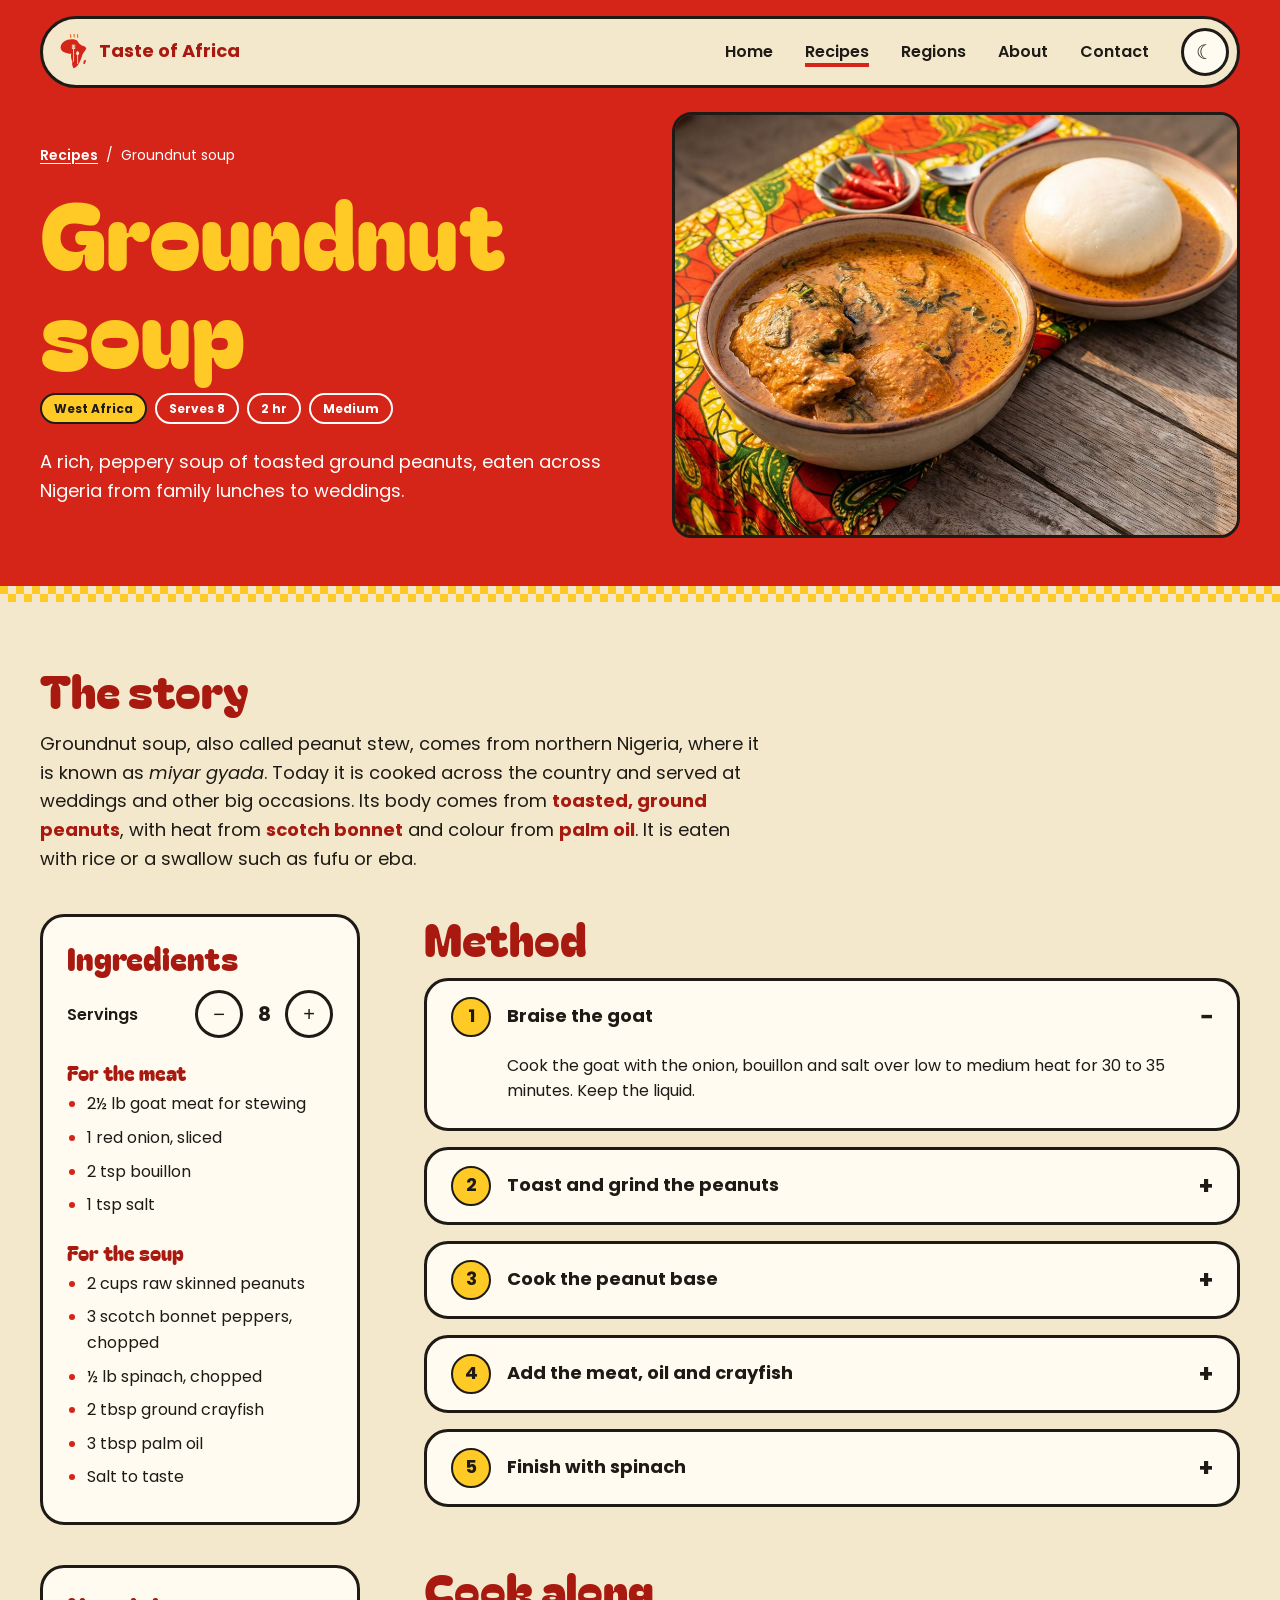
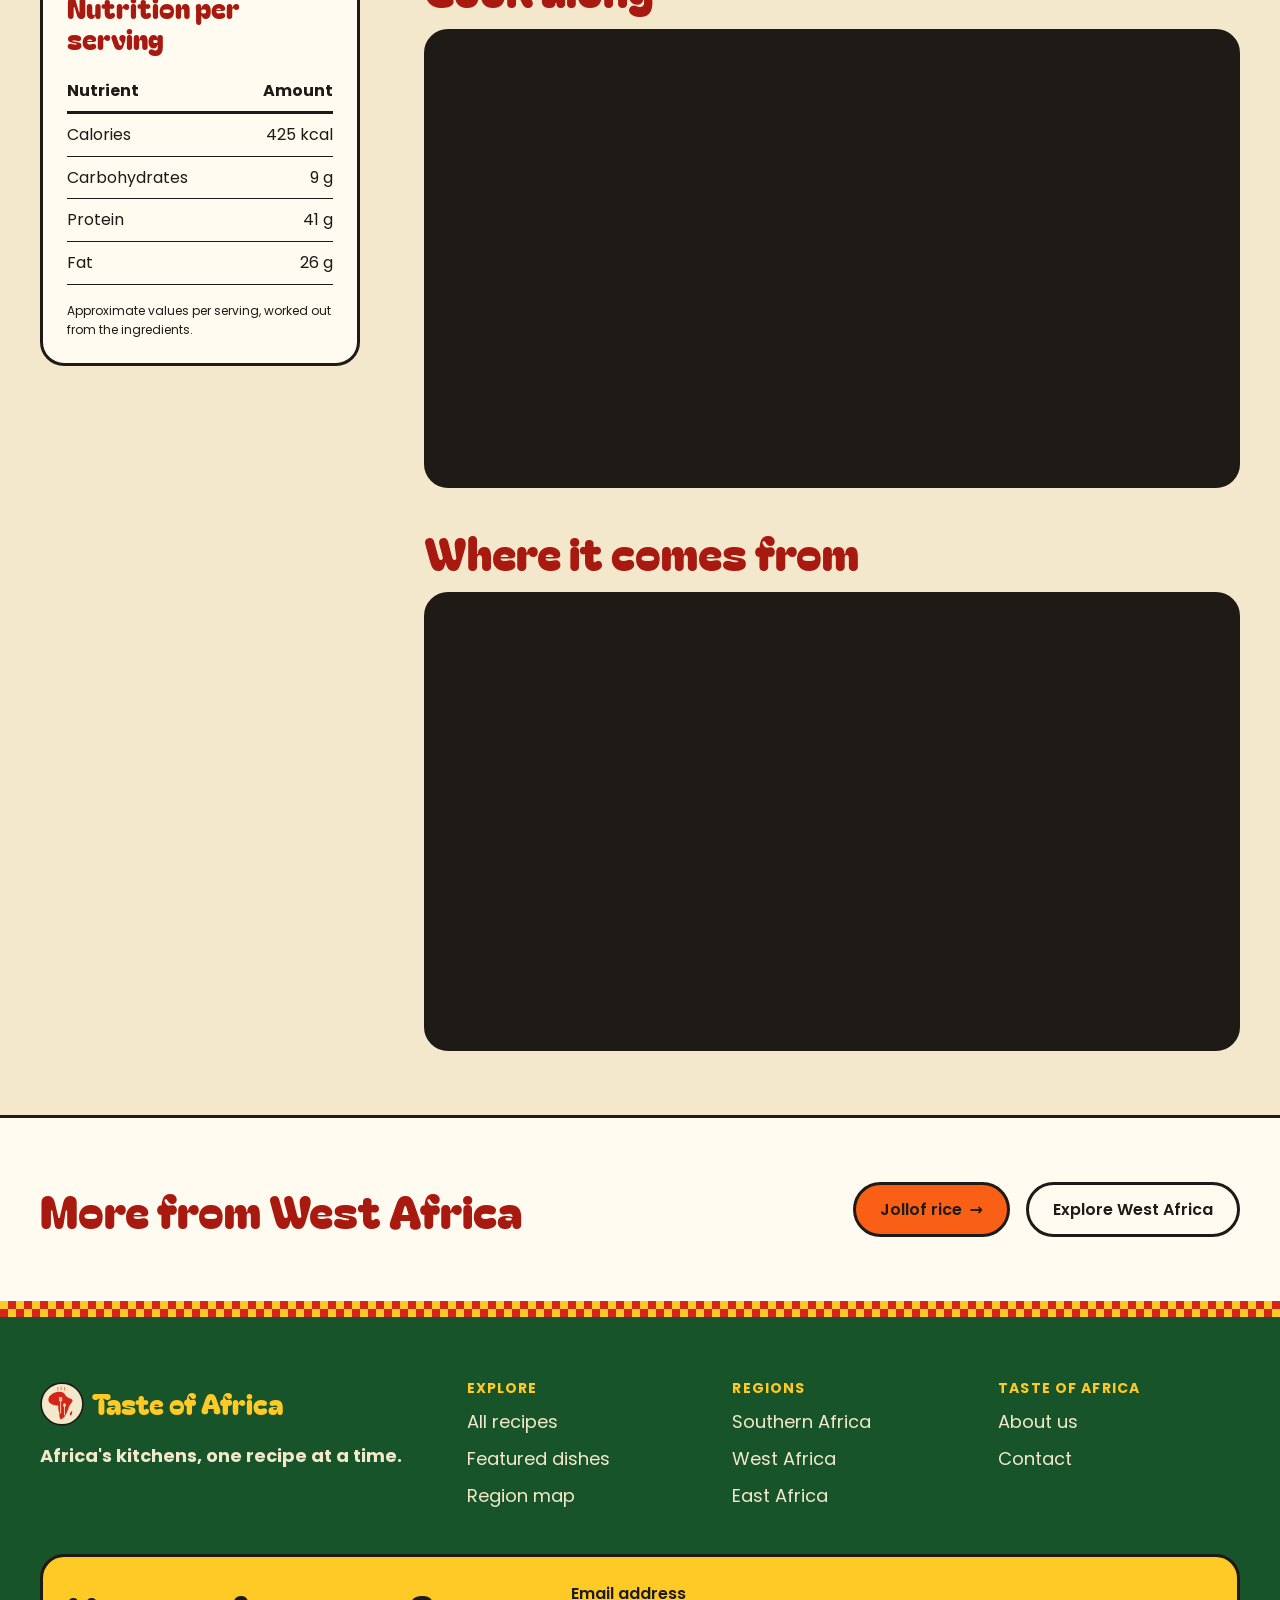
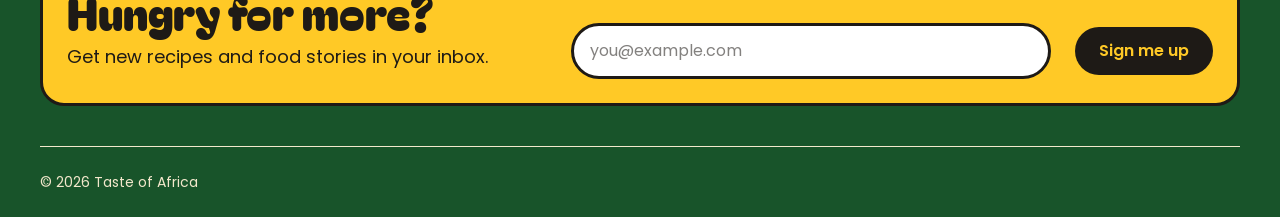
<file: recipes/groundnut-soup.html>
<!DOCTYPE html>
<html lang="en">
<head>
  <meta charset="UTF-8">
  <meta name="viewport" content="width=device-width, initial-scale=1.0">
  <meta name="description" content="How to cook Nigerian groundnut soup: the story behind the dish, ingredients, step-by-step method and a video to cook along with.">
  <title>Groundnut soup | Taste of Africa</title>
  <link rel="icon" href="../images/favicon.svg" type="image/svg+xml">

  <link rel="preconnect" href="https://fonts.googleapis.com">
  <link rel="preconnect" href="https://fonts.gstatic.com" crossorigin>
  <link href="https://fonts.googleapis.com/css2?family=Bagel+Fat+One&family=Poppins:wght@400;500;600;700&display=swap" rel="stylesheet">

  <link rel="stylesheet" href="../css/styles.css">
  <script src="../js/script.js" defer></script>
</head>
<body>
  <header class="site-header">
    <nav class="nav" aria-label="Main">
      <a class="brand" href="../index.html">
        <img src="../images/logo-icon.svg" alt="" width="32" height="36">
        <span>Taste of Africa</span>
      </a>
      <button class="theme-toggle" type="button" aria-pressed="false" aria-label="Dark mode"></button>
      <button class="menu-button" type="button" aria-expanded="false" aria-controls="nav-links">Menu</button>
      <ul class="nav-links" id="nav-links">
        <li><a href="../index.html">Home</a></li>
        <li><a href="../recipes.html" aria-current="page">Recipes</a></li>
        <li><a href="../index.html#regions">Regions</a></li>
        <li><a href="../about.html">About</a></li>
        <li><a href="../contact.html">Contact</a></li>
      </ul>
    </nav>
  </header>

  <main>
    <section class="recipe-hero" aria-labelledby="recipe-title">
      <div class="recipe-hero-text">
        <nav aria-label="Breadcrumb">
          <ol class="breadcrumb">
            <li><a href="../recipes.html">Recipes</a></li>
            <li aria-current="page">Groundnut soup</li>
          </ol>
        </nav>

        <h1 id="recipe-title">Groundnut soup</h1>

        <ul class="recipe-tags">
          <li class="tag tag-west">West Africa</li>
          <li class="tag">Serves 8</li>
          <li class="tag"><time datetime="PT2H">2 hr</time></li>
          <li class="tag">Medium</li>
        </ul>

        <p>A rich, peppery soup of toasted ground peanuts, eaten across Nigeria from family lunches to weddings.</p>
      </div>

      <img src="../images/dishes/groundnut-soup.jpg" alt="A bowl of groundnut soup with goat meat and spinach">
      <div class="checker-strip" aria-hidden="true"></div>
    </section>

    <div class="recipe-layout">
      <section class="recipe-story" aria-labelledby="story-title">
        <h2 id="story-title">The story</h2>
        <p>Groundnut soup, also called peanut stew, comes from northern Nigeria, where it is known as <i lang="ha">miyar gyada</i>. Today it is cooked across the country and served at weddings and other big occasions. Its body comes from <mark>toasted, ground peanuts</mark>, with heat from <mark>scotch bonnet</mark> and colour from <mark>palm oil</mark>. It is eaten with rice or a swallow such as fufu or eba.</p>
      </section>

      <section class="ingredients" aria-labelledby="ingredients-title" data-servings="8">
        <h2 id="ingredients-title">Ingredients</h2>
        <div class="servings">
          <label for="servings">Servings</label>
          <button class="servings-less" type="button" aria-label="Fewer servings">&minus;</button>
          <output class="servings-count" id="servings" aria-live="polite">8</output>
          <button class="servings-more" type="button" aria-label="More servings">+</button>
        </div>

        <h3>For the meat</h3>
        <ul>
          <li><span class="amount" data-amount="2.5">2.5</span> lb goat meat for stewing</li>
          <li><span class="amount" data-amount="1">1</span> red onion, sliced</li>
          <li><span class="amount" data-amount="2">2</span> tsp bouillon</li>
          <li><span class="amount" data-amount="1">1</span> tsp salt</li>
        </ul>

        <h3>For the soup</h3>
        <ul>
          <li><span class="amount" data-amount="2">2</span> cups raw skinned peanuts</li>
          <li><span class="amount" data-amount="3">3</span> scotch bonnet peppers, chopped</li>
          <li><span class="amount" data-amount="0.5">0.5</span> lb spinach, chopped</li>
          <li><span class="amount" data-amount="2">2</span> tbsp ground crayfish</li>
          <li><span class="amount" data-amount="3">3</span> tbsp palm oil</li>
          <li>Salt to taste</li>
        </ul>
      </section>

      <section class="method" aria-labelledby="method-title">
        <h2 id="method-title">Method</h2>

        <details open>
          <summary><span class="step-number">1</span> Braise the goat</summary>
          <p>Cook the goat with the onion, bouillon and salt over low to medium heat for 30 to 35 minutes. Keep the liquid.</p>
        </details>

        <details>
          <summary><span class="step-number">2</span> Toast and grind the peanuts</summary>
          <p>Toast the peanuts in a dry pan over low heat, stirring, for 15 to 25 minutes. Let them cool, then grind to a rough powder.</p>
        </details>

        <details>
          <summary><span class="step-number">3</span> Cook the peanut base</summary>
          <p>Top up the braising liquid with water to about 3 cups. Stir in the ground peanuts and peppers until smooth, then boil gently for 10 minutes, stirring. Add water if it gets too thick.</p>
        </details>

        <details>
          <summary><span class="step-number">4</span> Add the meat, oil and crayfish</summary>
          <p>Stir in the palm oil, braised goat and crayfish. Cook for 5 more minutes.</p>
        </details>

        <details>
          <summary><span class="step-number">5</span> Finish with spinach</summary>
          <p>Add the spinach and simmer on low for 5 minutes, stirring. Season with salt and serve.</p>
        </details>
      </section>

      <section class="cook-along" aria-labelledby="video-title">
        <h2 id="video-title">Cook along</h2>
        <iframe
          src="https://www.youtube.com/embed/a-yXiT-gf7Q"
          title="Groundnut soup tutorial video"
          loading="lazy"
          allow="accelerometer; clipboard-write; encrypted-media; gyroscope; picture-in-picture"
          referrerpolicy="strict-origin-when-cross-origin"
          allowfullscreen></iframe>
      </section>

      <div class="nutrition">
        <table>
          <caption>Nutrition per serving</caption>
          <thead>
            <tr>
              <th scope="col">Nutrient</th>
              <th scope="col">Amount</th>
            </tr>
          </thead>
          <tbody>
            <tr>
              <th scope="row">Calories</th>
              <td>425 kcal</td>
            </tr>
            <tr>
              <th scope="row">Carbohydrates</th>
              <td>9 g</td>
            </tr>
            <tr>
              <th scope="row">Protein</th>
              <td>41 g</td>
            </tr>
            <tr>
              <th scope="row">Fat</th>
              <td>26 g</td>
            </tr>
          </tbody>
        </table>
        <p class="nutrition-note">Approximate values per serving, worked out from the ingredients.</p>
      </div>

      <section class="origin" aria-labelledby="origin-title">
        <h2 id="origin-title">Where it comes from</h2>
        <iframe
          src="https://maps.google.com/maps?q=Nigeria&amp;z=5&amp;output=embed"
          title="Map of Nigeria"
          loading="lazy"
          referrerpolicy="no-referrer-when-downgrade"></iframe>
      </section>
    </div>

    <section class="more-from-region" aria-labelledby="more-title">
      <h2 id="more-title">More from West Africa</h2>
      <div class="more-links">
        <a class="btn btn-primary" href="jollof-rice.html">Jollof rice <span aria-hidden="true">&rarr;</span></a>
        <a class="btn btn-secondary" href="../regions/west-africa.html">Explore West Africa</a>
      </div>
    </section>
  </main>

  <footer class="site-footer">
    <div class="checker-strip" aria-hidden="true"></div>

    <div class="footer-brand">
      <a class="brand" href="../index.html">
        <img src="../images/logo-badge.svg" alt="" width="44" height="44">
        <span>Taste of Africa</span>
      </a>
      <p class="tagline">Africa's kitchens, one recipe at a time.</p>
    </div>

    <nav class="footer-links" aria-label="Footer">
      <div>
        <h2>Explore</h2>
        <ul>
          <li><a href="../recipes.html">All recipes</a></li>
          <li><a href="../index.html#featured">Featured dishes</a></li>
          <li><a href="../index.html#regions">Region map</a></li>
        </ul>
      </div>
      <div>
        <h2>Regions</h2>
        <ul>
          <li><a href="../regions/southern-africa.html">Southern Africa</a></li>
          <li><a href="../regions/west-africa.html">West Africa</a></li>
          <li><a href="../regions/east-africa.html">East Africa</a></li>
        </ul>
      </div>
      <div>
        <h2>Taste of Africa</h2>
        <ul>
          <li><a href="../about.html">About us</a></li>
          <li><a href="../contact.html">Contact</a></li>
        </ul>
      </div>
    </nav>

    <form class="newsletter" action="#" method="post">
      <div>
        <h2>Hungry for more?</h2>
        <p>Get new recipes and food stories in your inbox.</p>
      </div>
      <label for="newsletter-email">Email address</label>
      <input type="email" id="newsletter-email" name="email" placeholder="you@example.com" required>
      <button type="submit">Sign me up</button>
    </form>

    <p class="copyright">&copy; 2026 Taste of Africa</p>
  </footer>
</body>
</html>
</file>
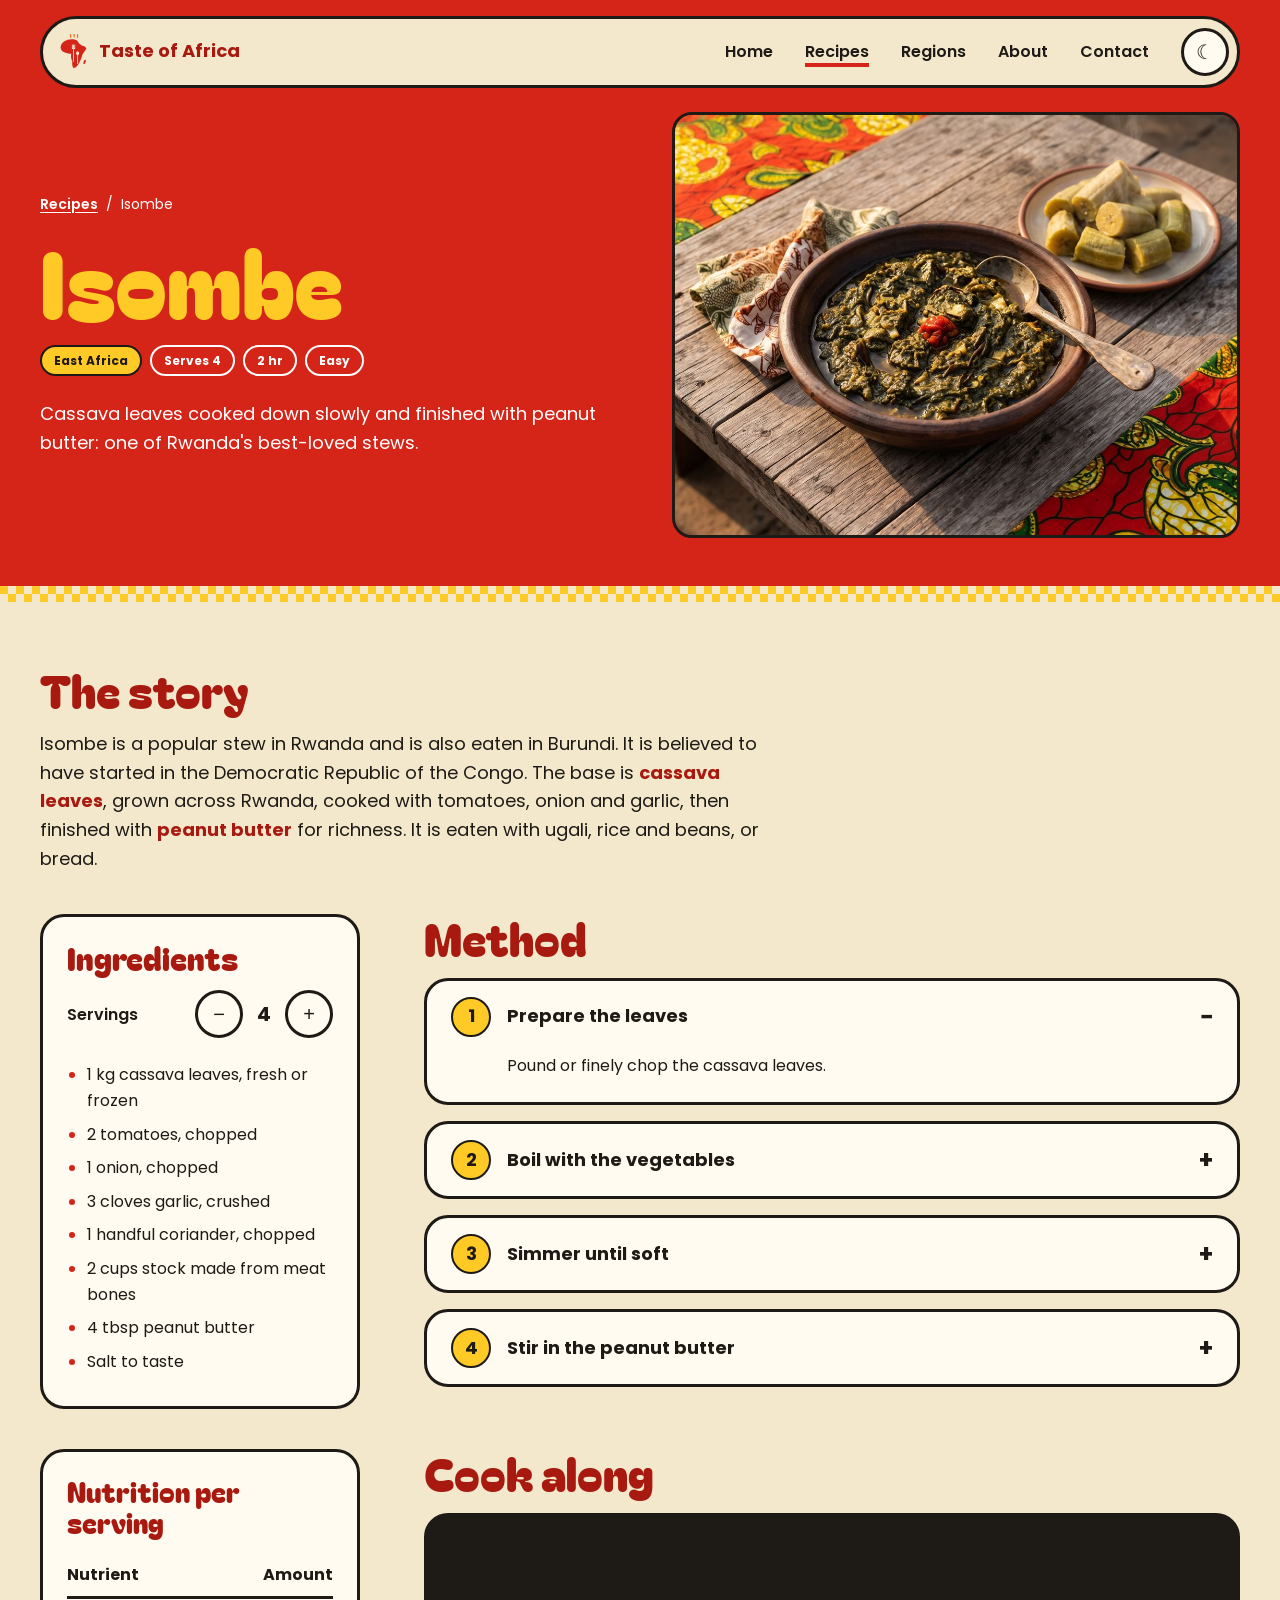
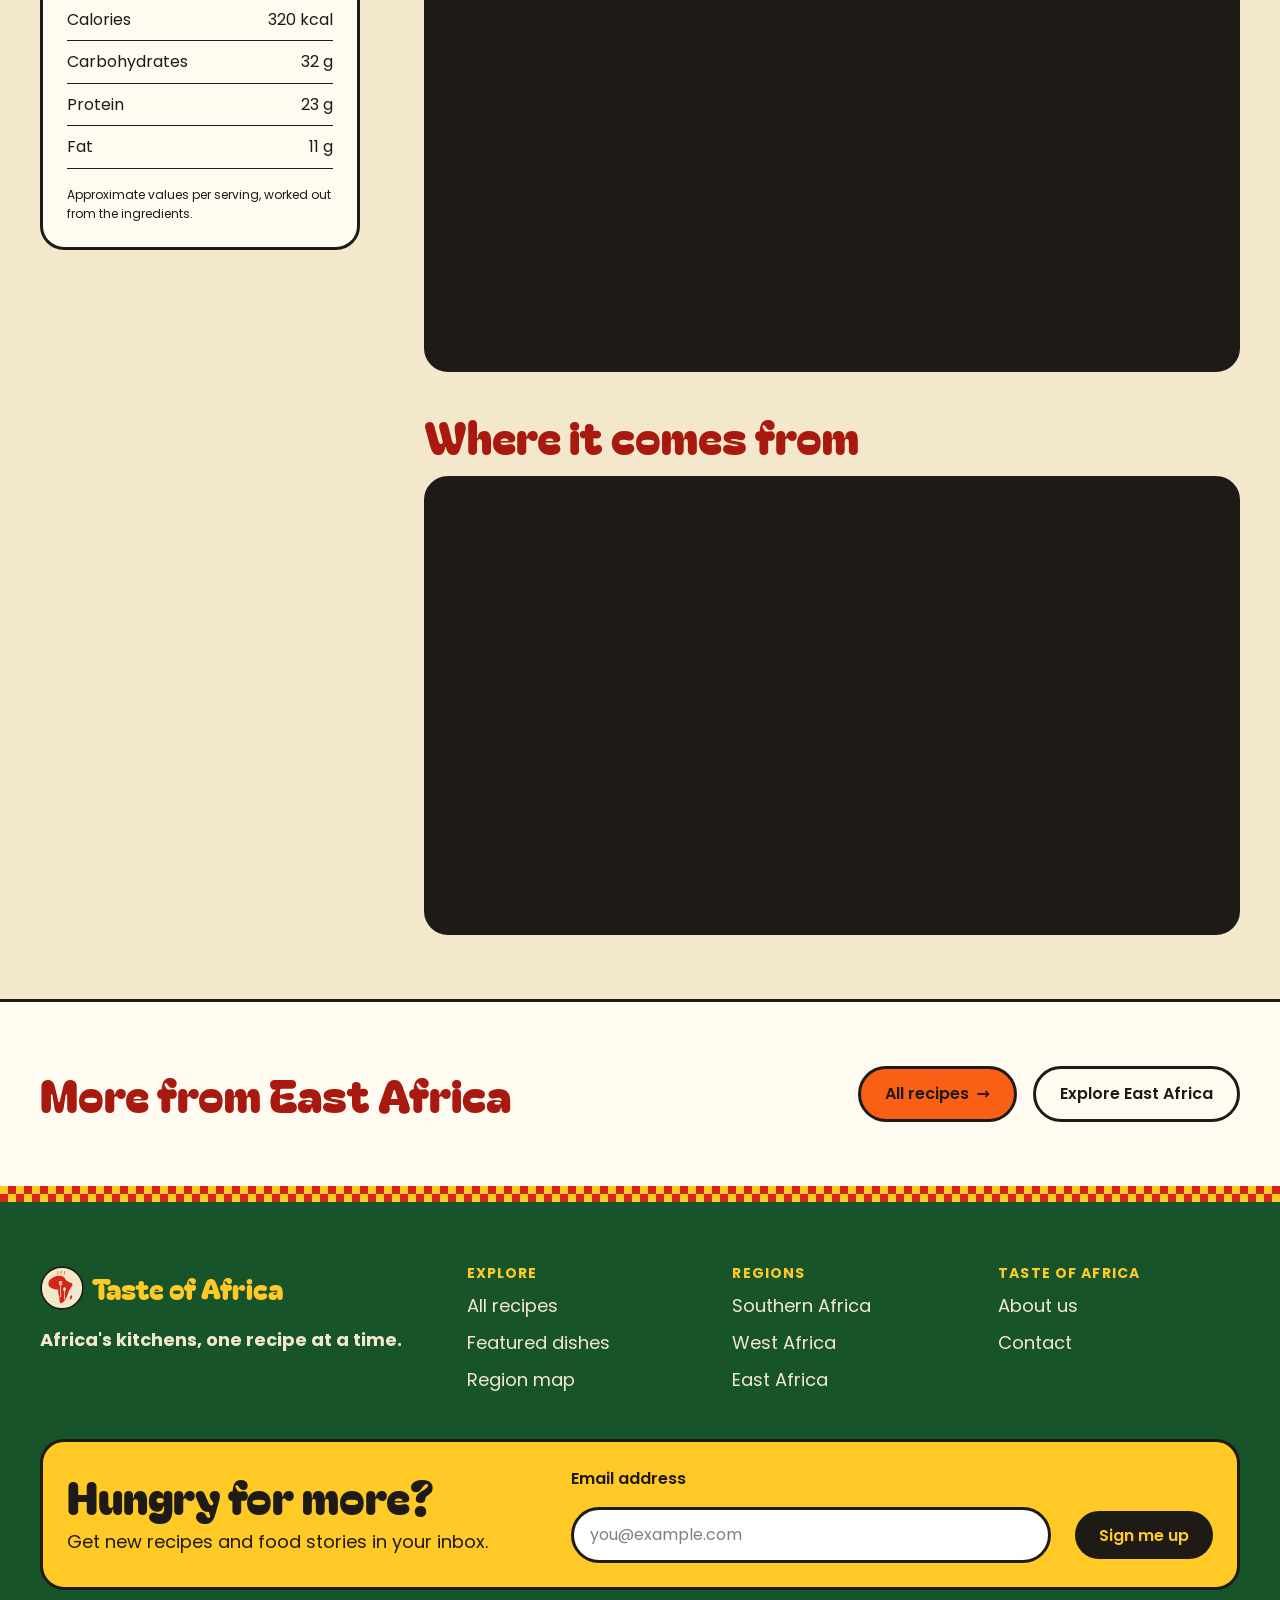
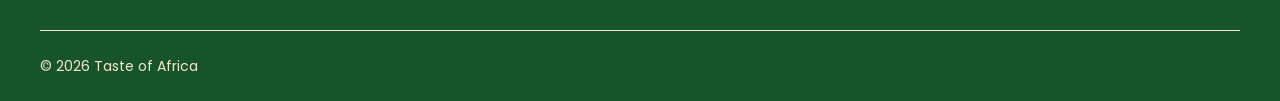
<file: recipes/isombe.html>
<!DOCTYPE html>
<html lang="en">
<head>
  <meta charset="UTF-8">
  <meta name="viewport" content="width=device-width, initial-scale=1.0">
  <meta name="description" content="How to cook isombe, Rwanda's cassava leaf stew: the story behind the dish, ingredients, step-by-step method and a video to cook along with.">
  <title>Isombe | Taste of Africa</title>
  <link rel="icon" href="../images/favicon.svg" type="image/svg+xml">

  <link rel="preconnect" href="https://fonts.googleapis.com">
  <link rel="preconnect" href="https://fonts.gstatic.com" crossorigin>
  <link href="https://fonts.googleapis.com/css2?family=Bagel+Fat+One&family=Poppins:wght@400;500;600;700&display=swap" rel="stylesheet">

  <link rel="stylesheet" href="../css/styles.css">
  <script src="../js/script.js" defer></script>
</head>
<body>
  <header class="site-header">
    <nav class="nav" aria-label="Main">
      <a class="brand" href="../index.html">
        <img src="../images/logo-icon.svg" alt="" width="32" height="36">
        <span>Taste of Africa</span>
      </a>
      <button class="theme-toggle" type="button" aria-pressed="false" aria-label="Dark mode"></button>
      <button class="menu-button" type="button" aria-expanded="false" aria-controls="nav-links">Menu</button>
      <ul class="nav-links" id="nav-links">
        <li><a href="../index.html">Home</a></li>
        <li><a href="../recipes.html" aria-current="page">Recipes</a></li>
        <li><a href="../index.html#regions">Regions</a></li>
        <li><a href="../about.html">About</a></li>
        <li><a href="../contact.html">Contact</a></li>
      </ul>
    </nav>
  </header>

  <main>
    <section class="recipe-hero" aria-labelledby="recipe-title">
      <div class="recipe-hero-text">
        <nav aria-label="Breadcrumb">
          <ol class="breadcrumb">
            <li><a href="../recipes.html">Recipes</a></li>
            <li aria-current="page">Isombe</li>
          </ol>
        </nav>

        <h1 id="recipe-title">Isombe</h1>

        <ul class="recipe-tags">
          <li class="tag tag-east">East Africa</li>
          <li class="tag">Serves 4</li>
          <li class="tag"><time datetime="PT2H">2 hr</time></li>
          <li class="tag">Easy</li>
        </ul>

        <p>Cassava leaves cooked down slowly and finished with peanut butter: one of Rwanda's best-loved stews.</p>
      </div>

      <img src="../images/dishes/isombe.jpg" alt="A bowl of dark green isombe served with boiled cassava">
      <div class="checker-strip" aria-hidden="true"></div>
    </section>

    <div class="recipe-layout">
      <section class="recipe-story" aria-labelledby="story-title">
        <h2 id="story-title">The story</h2>
        <p>Isombe is a popular stew in Rwanda and is also eaten in Burundi. It is believed to have started in the Democratic Republic of the Congo. The base is <mark>cassava leaves</mark>, grown across Rwanda, cooked with tomatoes, onion and garlic, then finished with <mark>peanut butter</mark> for richness. It is eaten with ugali, rice and beans, or bread.</p>
      </section>

      <section class="ingredients" aria-labelledby="ingredients-title" data-servings="4">
        <h2 id="ingredients-title">Ingredients</h2>
        <div class="servings">
          <label for="servings">Servings</label>
          <button class="servings-less" type="button" aria-label="Fewer servings">&minus;</button>
          <output class="servings-count" id="servings" aria-live="polite">4</output>
          <button class="servings-more" type="button" aria-label="More servings">+</button>
        </div>
        <ul>
          <li><span class="amount" data-amount="1">1</span> kg cassava leaves, fresh or frozen</li>
          <li><span class="amount" data-amount="2">2</span> tomatoes, chopped</li>
          <li><span class="amount" data-amount="1">1</span> onion, chopped</li>
          <li><span class="amount" data-amount="3">3</span> cloves garlic, crushed</li>
          <li><span class="amount" data-amount="1">1</span> handful coriander, chopped</li>
          <li><span class="amount" data-amount="2">2</span> cups stock made from meat bones</li>
          <li><span class="amount" data-amount="4">4</span> tbsp peanut butter</li>
          <li>Salt to taste</li>
        </ul>
      </section>

      <section class="method" aria-labelledby="method-title">
        <h2 id="method-title">Method</h2>

        <details open>
          <summary><span class="step-number">1</span> Prepare the leaves</summary>
          <p>Pound or finely chop the cassava leaves.</p>
        </details>

        <details>
          <summary><span class="step-number">2</span> Boil with the vegetables</summary>
          <p>Put the leaves in a pot with the tomatoes, onion, garlic, coriander and stock. Bring to the boil.</p>
        </details>

        <details>
          <summary><span class="step-number">3</span> Simmer until soft</summary>
          <p>Cover and cook on low heat for at least an hour, until the leaves are dark and soft. Add water if the pot gets dry. Cassava leaves must be fully cooked before eating.</p>
        </details>

        <details>
          <summary><span class="step-number">4</span> Stir in the peanut butter</summary>
          <p>Add the peanut butter last, stir until smooth and simmer for a few more minutes. Season with salt and serve.</p>
        </details>
      </section>

      <section class="cook-along" aria-labelledby="video-title">
        <h2 id="video-title">Cook along</h2>
        <iframe
          src="https://www.youtube.com/embed/LCwueWa3LsQ"
          title="Isombe tutorial video"
          loading="lazy"
          allow="accelerometer; clipboard-write; encrypted-media; gyroscope; picture-in-picture"
          referrerpolicy="strict-origin-when-cross-origin"
          allowfullscreen></iframe>
      </section>

      <div class="nutrition">
        <table>
          <caption>Nutrition per serving</caption>
          <thead>
            <tr>
              <th scope="col">Nutrient</th>
              <th scope="col">Amount</th>
            </tr>
          </thead>
          <tbody>
            <tr>
              <th scope="row">Calories</th>
              <td>320 kcal</td>
            </tr>
            <tr>
              <th scope="row">Carbohydrates</th>
              <td>32 g</td>
            </tr>
            <tr>
              <th scope="row">Protein</th>
              <td>23 g</td>
            </tr>
            <tr>
              <th scope="row">Fat</th>
              <td>11 g</td>
            </tr>
          </tbody>
        </table>
        <p class="nutrition-note">Approximate values per serving, worked out from the ingredients.</p>
      </div>

      <section class="origin" aria-labelledby="origin-title">
        <h2 id="origin-title">Where it comes from</h2>
        <iframe
          src="https://maps.google.com/maps?q=Rwanda&amp;z=7&amp;output=embed"
          title="Map of Rwanda"
          loading="lazy"
          referrerpolicy="no-referrer-when-downgrade"></iframe>
      </section>
    </div>

    <section class="more-from-region" aria-labelledby="more-title">
      <h2 id="more-title">More from East Africa</h2>
      <div class="more-links">
        <a class="btn btn-primary" href="../recipes.html">All recipes <span aria-hidden="true">&rarr;</span></a>
        <a class="btn btn-secondary" href="../regions/east-africa.html">Explore East Africa</a>
      </div>
    </section>
  </main>

  <footer class="site-footer">
    <div class="checker-strip" aria-hidden="true"></div>

    <div class="footer-brand">
      <a class="brand" href="../index.html">
        <img src="../images/logo-badge.svg" alt="" width="44" height="44">
        <span>Taste of Africa</span>
      </a>
      <p class="tagline">Africa's kitchens, one recipe at a time.</p>
    </div>

    <nav class="footer-links" aria-label="Footer">
      <div>
        <h2>Explore</h2>
        <ul>
          <li><a href="../recipes.html">All recipes</a></li>
          <li><a href="../index.html#featured">Featured dishes</a></li>
          <li><a href="../index.html#regions">Region map</a></li>
        </ul>
      </div>
      <div>
        <h2>Regions</h2>
        <ul>
          <li><a href="../regions/southern-africa.html">Southern Africa</a></li>
          <li><a href="../regions/west-africa.html">West Africa</a></li>
          <li><a href="../regions/east-africa.html">East Africa</a></li>
        </ul>
      </div>
      <div>
        <h2>Taste of Africa</h2>
        <ul>
          <li><a href="../about.html">About us</a></li>
          <li><a href="../contact.html">Contact</a></li>
        </ul>
      </div>
    </nav>

    <form class="newsletter" action="#" method="post">
      <div>
        <h2>Hungry for more?</h2>
        <p>Get new recipes and food stories in your inbox.</p>
      </div>
      <label for="newsletter-email">Email address</label>
      <input type="email" id="newsletter-email" name="email" placeholder="you@example.com" required>
      <button type="submit">Sign me up</button>
    </form>

    <p class="copyright">&copy; 2026 Taste of Africa</p>
  </footer>
</body>
</html>
</file>
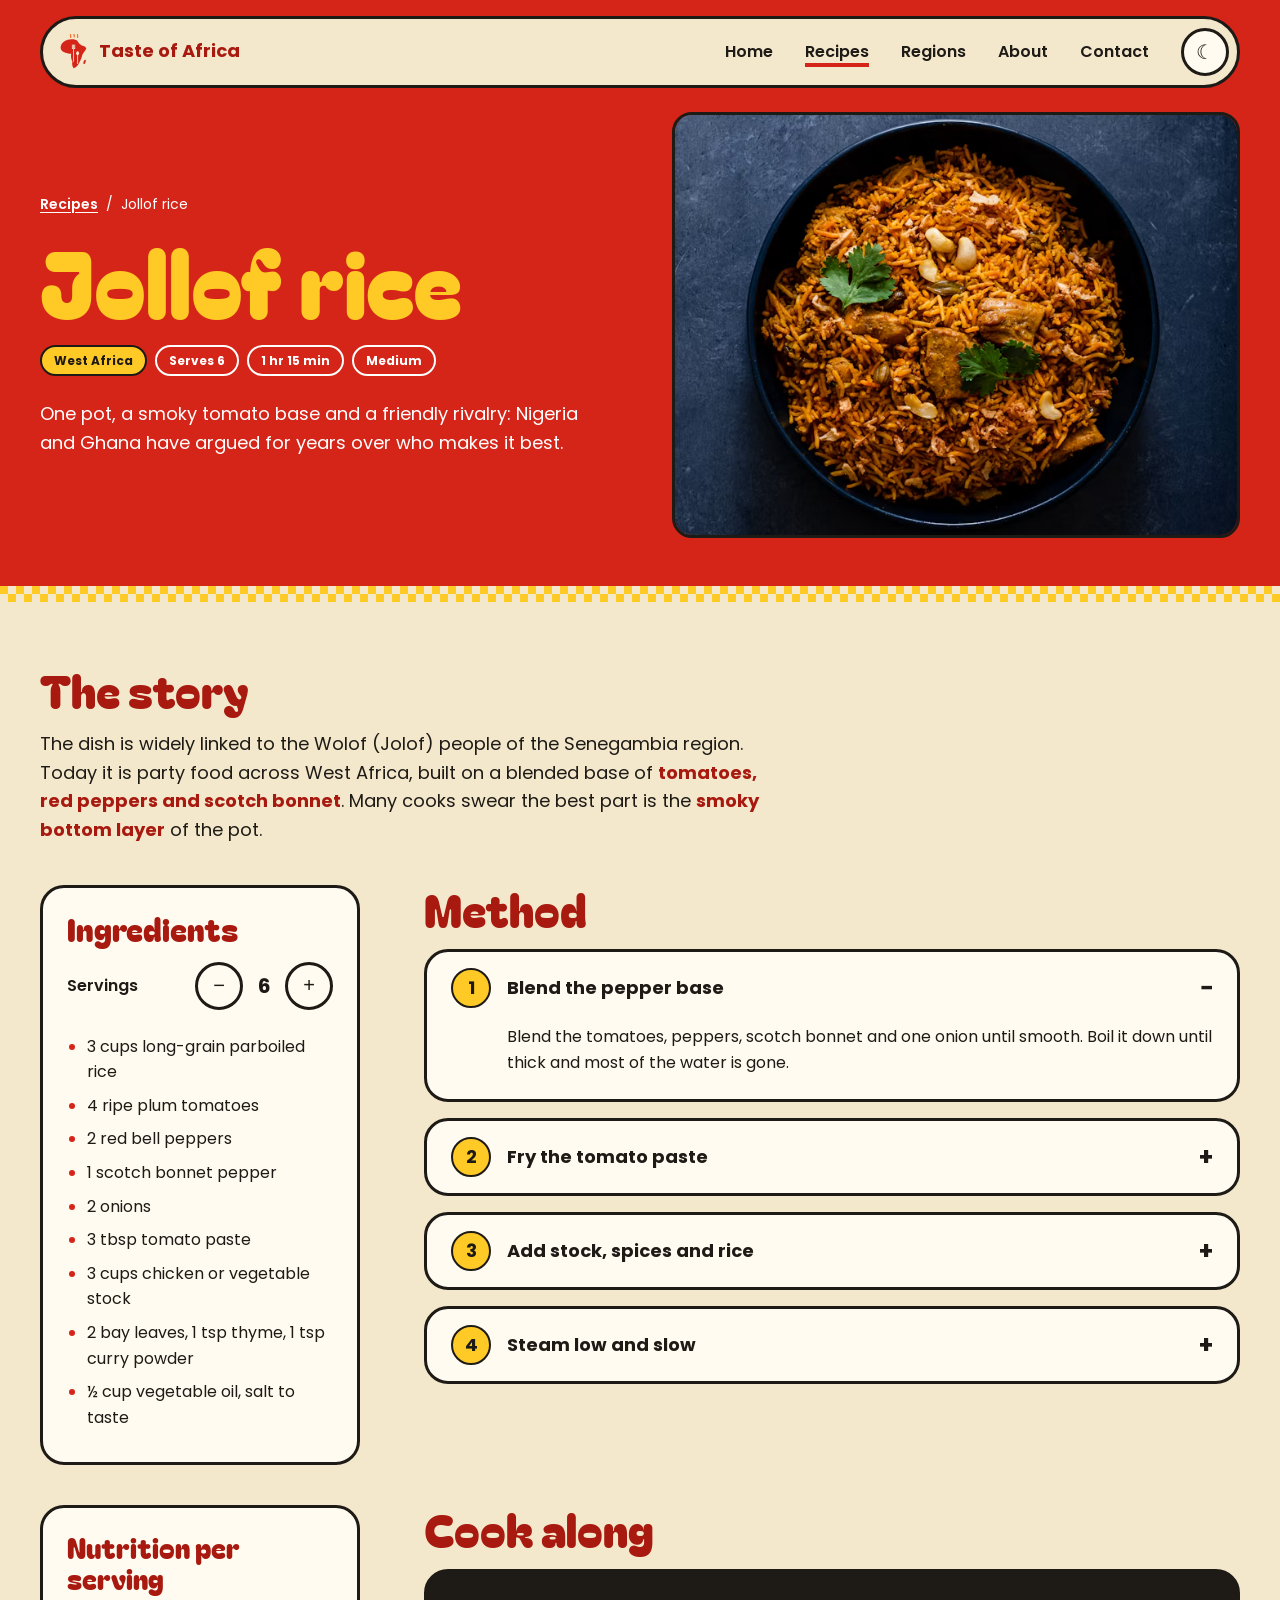
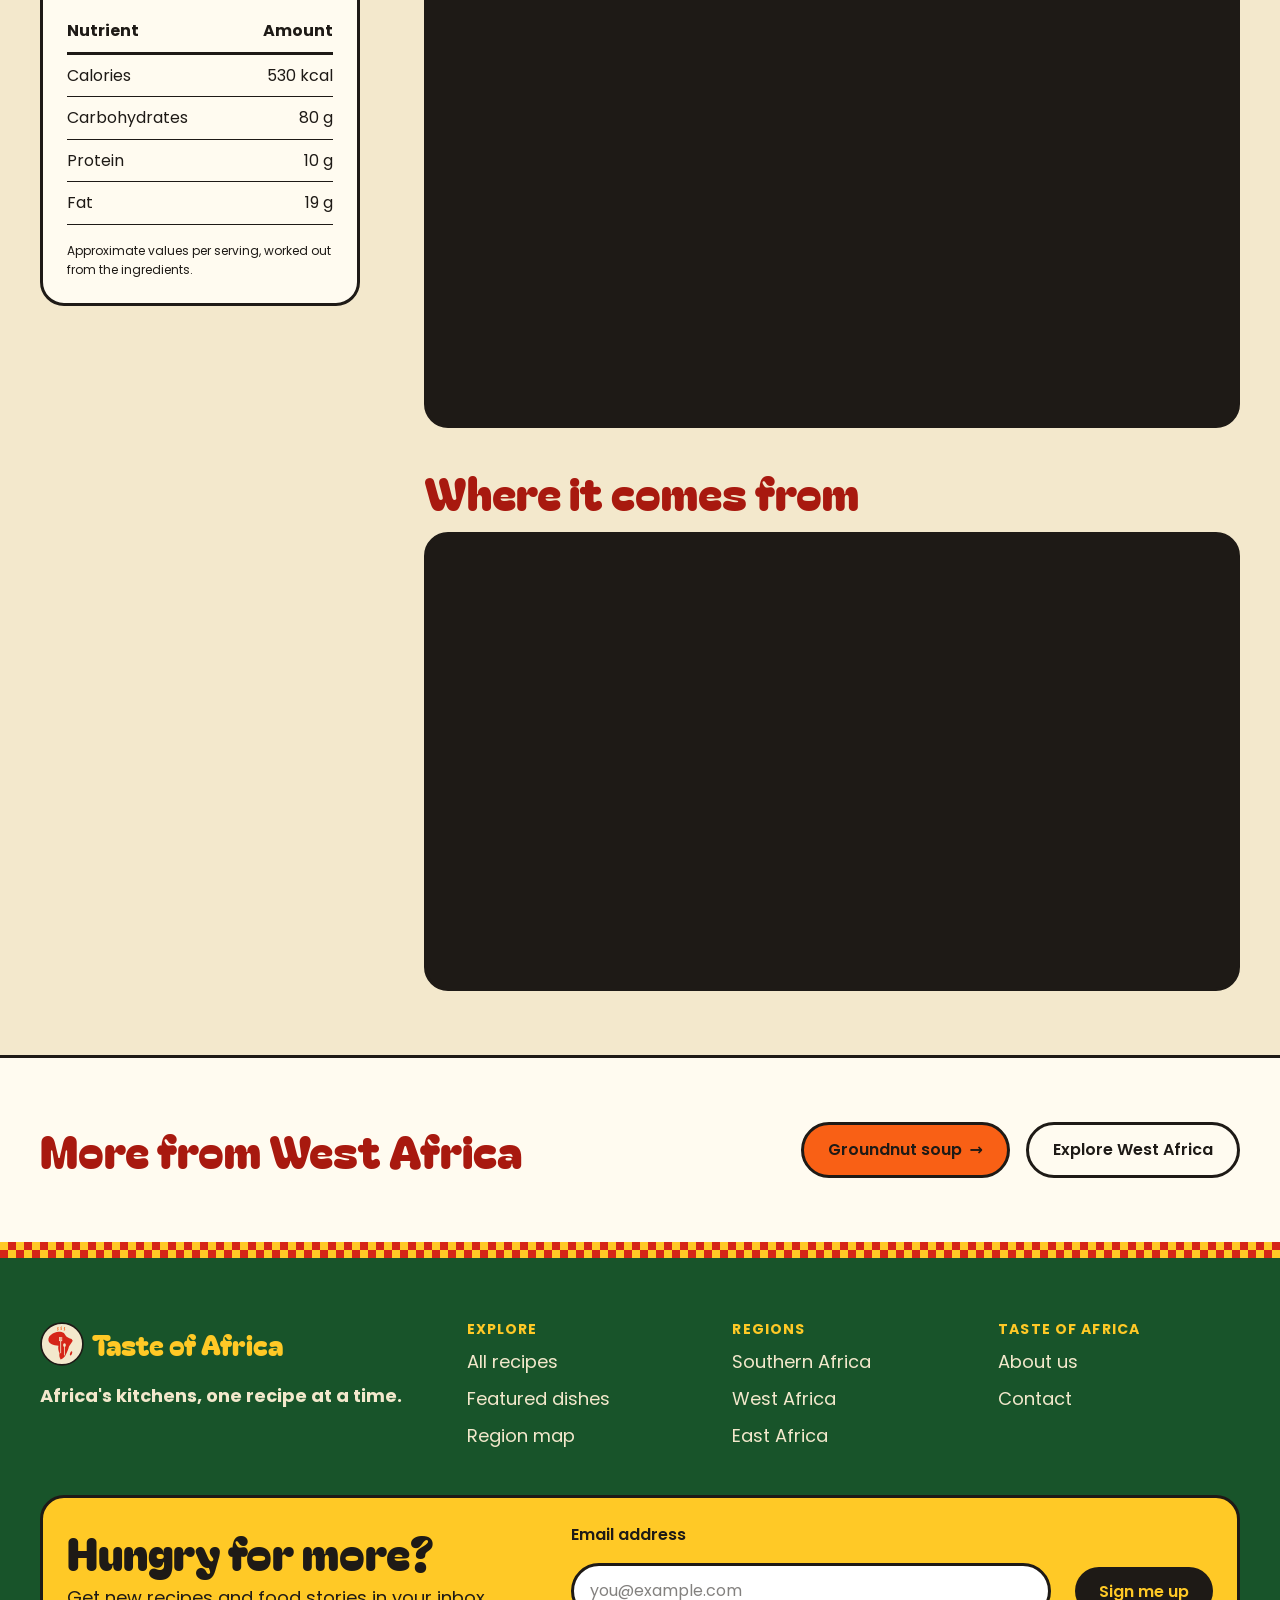
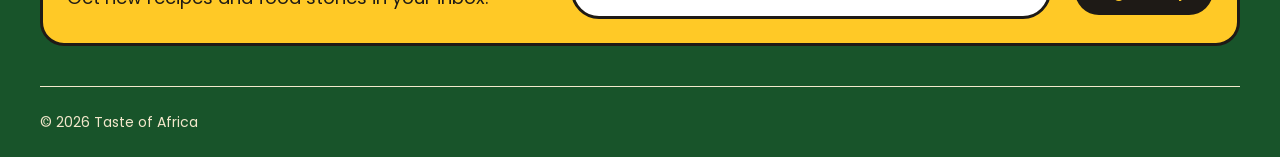
<file: recipes/jollof-rice.html>
<!DOCTYPE html>
<html lang="en">
<head>
  <meta charset="UTF-8">
  <meta name="viewport" content="width=device-width, initial-scale=1.0">
  <meta name="description" content="How to cook West African jollof rice: the story behind the dish, ingredients, step-by-step method and a video to cook along with.">
  <title>Jollof rice | Taste of Africa</title>
  <link rel="icon" href="../images/favicon.svg" type="image/svg+xml">

  <link rel="preconnect" href="https://fonts.googleapis.com">
  <link rel="preconnect" href="https://fonts.gstatic.com" crossorigin>
  <link href="https://fonts.googleapis.com/css2?family=Bagel+Fat+One&family=Poppins:wght@400;500;600;700&display=swap" rel="stylesheet">

  <link rel="stylesheet" href="../css/styles.css">
  <script src="../js/script.js" defer></script>
</head>
<body>
  <header class="site-header">
    <nav class="nav" aria-label="Main">
      <a class="brand" href="../index.html">
        <img src="../images/logo-icon.svg" alt="" width="32" height="36">
        <span>Taste of Africa</span>
      </a>
      <button class="theme-toggle" type="button" aria-pressed="false" aria-label="Dark mode"></button>
      <button class="menu-button" type="button" aria-expanded="false" aria-controls="nav-links">Menu</button>
      <ul class="nav-links" id="nav-links">
        <li><a href="../index.html">Home</a></li>
        <li><a href="../recipes.html" aria-current="page">Recipes</a></li>
        <li><a href="../index.html#regions">Regions</a></li>
        <li><a href="../about.html">About</a></li>
        <li><a href="../contact.html">Contact</a></li>
      </ul>
    </nav>
  </header>

  <main>
    <section class="recipe-hero" aria-labelledby="recipe-title">
      <div class="recipe-hero-text">
        <nav aria-label="Breadcrumb">
          <ol class="breadcrumb">
            <li><a href="../recipes.html">Recipes</a></li>
            <li aria-current="page">Jollof rice</li>
          </ol>
        </nav>

        <h1 id="recipe-title">Jollof rice</h1>

        <ul class="recipe-tags">
          <li class="tag tag-west">West Africa</li>
          <li class="tag">Serves 6</li>
          <li class="tag"><time datetime="PT1H15M">1 hr 15 min</time></li>
          <li class="tag">Medium</li>
        </ul>

        <p>One pot, a smoky tomato base and a friendly rivalry: Nigeria and Ghana have argued for years over who makes it best.</p>
      </div>

      <img src="../images/dishes/jollof-rice.avif" alt="A bowl of jollof rice">
      <div class="checker-strip" aria-hidden="true"></div>
    </section>

    <div class="recipe-layout">
      <section class="recipe-story" aria-labelledby="story-title">
        <h2 id="story-title">The story</h2>
        <p>The dish is widely linked to the Wolof (Jolof) people of the Senegambia region. Today it is party food across West Africa, built on a blended base of <mark>tomatoes, red peppers and scotch bonnet</mark>. Many cooks swear the best part is the <mark>smoky bottom layer</mark> of the pot.</p>
      </section>

      <section class="ingredients" aria-labelledby="ingredients-title" data-servings="6">
        <h2 id="ingredients-title">Ingredients</h2>
        <div class="servings">
          <label for="servings">Servings</label>
          <button class="servings-less" type="button" aria-label="Fewer servings">&minus;</button>
          <output class="servings-count" id="servings" aria-live="polite">6</output>
          <button class="servings-more" type="button" aria-label="More servings">+</button>
        </div>
        <ul>
          <li><span class="amount" data-amount="3">3</span> cups long-grain parboiled rice</li>
          <li><span class="amount" data-amount="4">4</span> ripe plum tomatoes</li>
          <li><span class="amount" data-amount="2">2</span> red bell peppers</li>
          <li><span class="amount" data-amount="1">1</span> scotch bonnet pepper</li>
          <li><span class="amount" data-amount="2">2</span> onions</li>
          <li><span class="amount" data-amount="3">3</span> tbsp tomato paste</li>
          <li><span class="amount" data-amount="3">3</span> cups chicken or vegetable stock</li>
          <li><span class="amount" data-amount="2">2</span> bay leaves, <span class="amount" data-amount="1">1</span> tsp thyme, <span class="amount" data-amount="1">1</span> tsp curry powder</li>
          <li><span class="amount" data-amount="0.5">&frac12;</span> cup vegetable oil, salt to taste</li>
        </ul>
      </section>

      <section class="method" aria-labelledby="method-title">
        <h2 id="method-title">Method</h2>

        <details open>
          <summary><span class="step-number">1</span> Blend the pepper base</summary>
          <p>Blend the tomatoes, peppers, scotch bonnet and one onion until smooth. Boil it down until thick and most of the water is gone.</p>
        </details>

        <details>
          <summary><span class="step-number">2</span> Fry the tomato paste</summary>
          <p>Heat the oil, soften the second onion, sliced, then fry the tomato paste for a few minutes until it darkens. Stir in the reduced pepper base.</p>
        </details>

        <details>
          <summary><span class="step-number">3</span> Add stock, spices and rice</summary>
          <p>Add the stock, bay leaves, thyme, curry powder and salt. Rinse the rice, stir it in and make sure the liquid just covers it.</p>
        </details>

        <details>
          <summary><span class="step-number">4</span> Steam low and slow</summary>
          <p>Cover tightly and cook on low heat until the rice is tender. Leave it a few minutes at the end to build the smoky bottom layer.</p>
        </details>
      </section>

      <section class="cook-along" aria-labelledby="video-title">
        <h2 id="video-title">Cook along</h2>
        <iframe
          src="https://www.youtube.com/embed/tuC4WWo60qU"
          title="Jollof rice tutorial video"
          loading="lazy"
          allow="accelerometer; clipboard-write; encrypted-media; gyroscope; picture-in-picture"
          referrerpolicy="strict-origin-when-cross-origin"
          allowfullscreen></iframe>
      </section>

      <div class="nutrition">
        <table>
          <caption>Nutrition per serving</caption>
          <thead>
            <tr>
              <th scope="col">Nutrient</th>
              <th scope="col">Amount</th>
            </tr>
          </thead>
          <tbody>
            <tr>
              <th scope="row">Calories</th>
              <td>530 kcal</td>
            </tr>
            <tr>
              <th scope="row">Carbohydrates</th>
              <td>80 g</td>
            </tr>
            <tr>
              <th scope="row">Protein</th>
              <td>10 g</td>
            </tr>
            <tr>
              <th scope="row">Fat</th>
              <td>19 g</td>
            </tr>
          </tbody>
        </table>
        <p class="nutrition-note">Approximate values per serving, worked out from the ingredients.</p>
      </div>

      <section class="origin" aria-labelledby="origin-title">
        <h2 id="origin-title">Where it comes from</h2>
        <iframe
          src="https://maps.google.com/maps?q=Nigeria&amp;z=5&amp;output=embed"
          title="Map of Nigeria and Ghana"
          loading="lazy"
          referrerpolicy="no-referrer-when-downgrade"></iframe>
      </section>
    </div>

    <section class="more-from-region" aria-labelledby="more-title">
      <h2 id="more-title">More from West Africa</h2>
      <div class="more-links">
        <a class="btn btn-primary" href="groundnut-soup.html">Groundnut soup <span aria-hidden="true">&rarr;</span></a>
        <a class="btn btn-secondary" href="../regions/west-africa.html">Explore West Africa</a>
      </div>
    </section>
  </main>

  <footer class="site-footer">
    <div class="checker-strip" aria-hidden="true"></div>

    <div class="footer-brand">
      <a class="brand" href="../index.html">
        <img src="../images/logo-badge.svg" alt="" width="44" height="44">
        <span>Taste of Africa</span>
      </a>
      <p class="tagline">Africa's kitchens, one recipe at a time.</p>
    </div>

    <nav class="footer-links" aria-label="Footer">
      <div>
        <h2>Explore</h2>
        <ul>
          <li><a href="../recipes.html">All recipes</a></li>
          <li><a href="../index.html#featured">Featured dishes</a></li>
          <li><a href="../index.html#regions">Region map</a></li>
        </ul>
      </div>
      <div>
        <h2>Regions</h2>
        <ul>
          <li><a href="../regions/southern-africa.html">Southern Africa</a></li>
          <li><a href="../regions/west-africa.html">West Africa</a></li>
          <li><a href="../regions/east-africa.html">East Africa</a></li>
        </ul>
      </div>
      <div>
        <h2>Taste of Africa</h2>
        <ul>
          <li><a href="../about.html">About us</a></li>
          <li><a href="../contact.html">Contact</a></li>
        </ul>
      </div>
    </nav>

    <form class="newsletter" action="#" method="post">
      <div>
        <h2>Hungry for more?</h2>
        <p>Get new recipes and food stories in your inbox.</p>
      </div>
      <label for="newsletter-email">Email address</label>
      <input type="email" id="newsletter-email" name="email" placeholder="you@example.com" required>
      <button type="submit">Sign me up</button>
    </form>

    <p class="copyright">&copy; 2026 Taste of Africa</p>
  </footer>
</body>
</html>
</file>
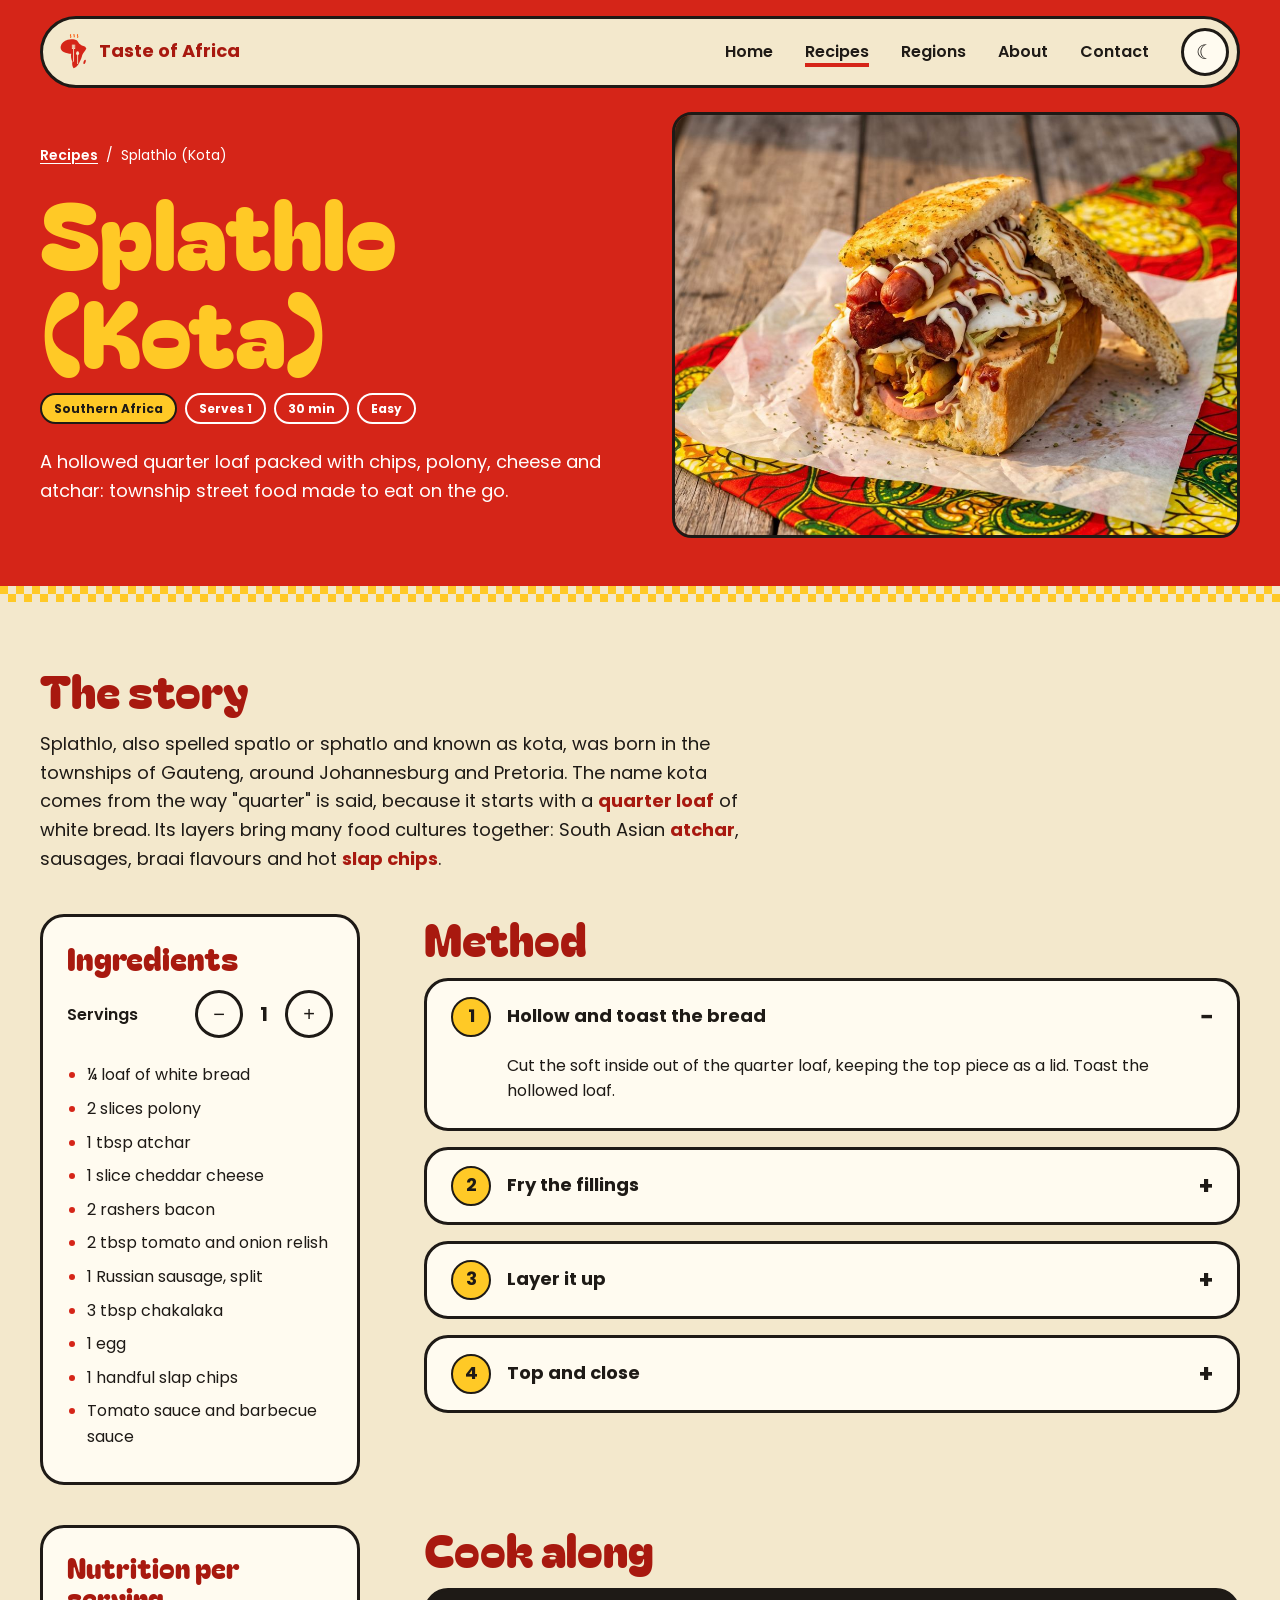
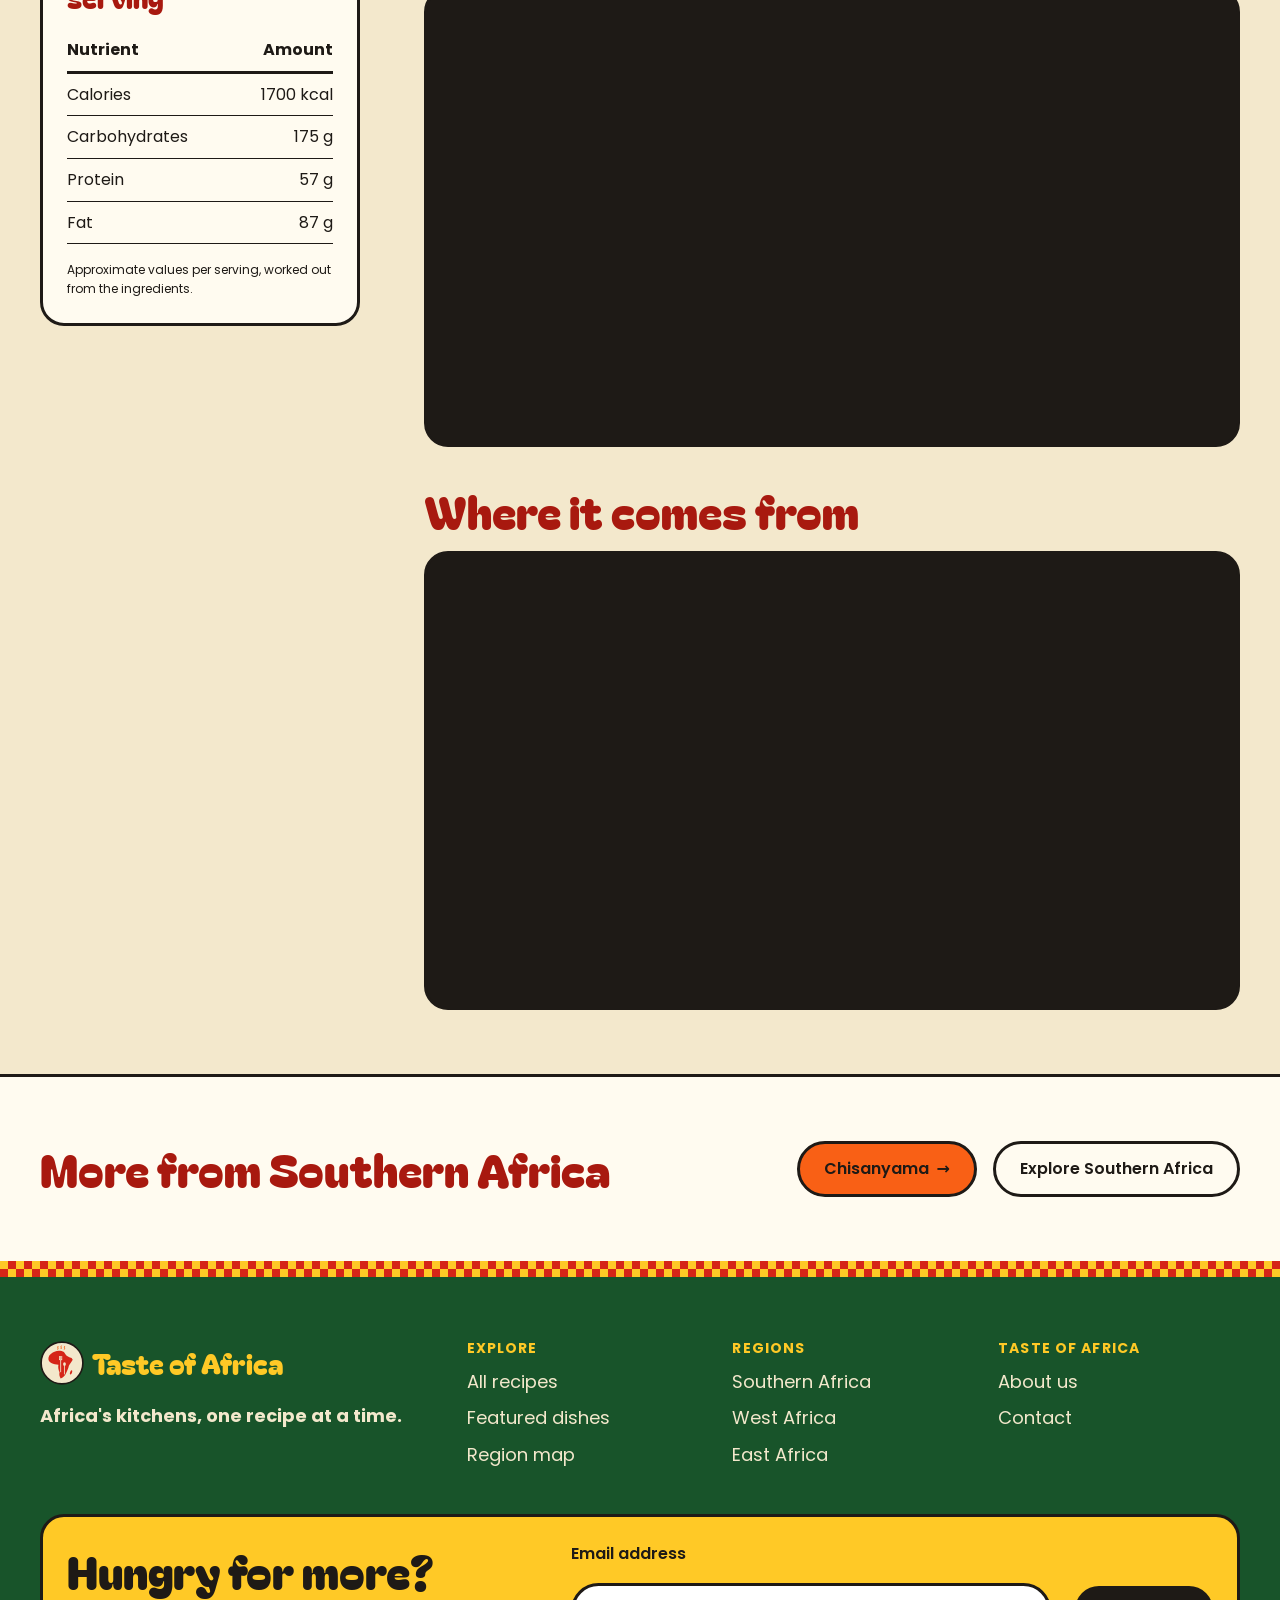
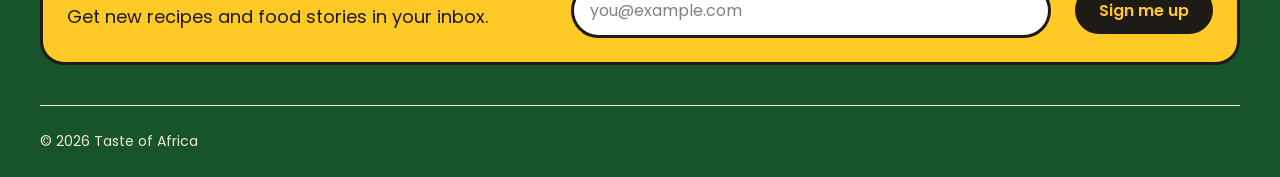
<file: recipes/splathlo.html>
<!DOCTYPE html>
<html lang="en">
<head>
  <meta charset="UTF-8">
  <meta name="viewport" content="width=device-width, initial-scale=1.0">
  <meta name="description" content="How to build a splathlo (kota), the stuffed quarter loaf from South Africa's townships: its story, ingredients, method and a video to cook along with.">
  <title>Splathlo (Kota) | Taste of Africa</title>
  <link rel="icon" href="../images/favicon.svg" type="image/svg+xml">

  <link rel="preconnect" href="https://fonts.googleapis.com">
  <link rel="preconnect" href="https://fonts.gstatic.com" crossorigin>
  <link href="https://fonts.googleapis.com/css2?family=Bagel+Fat+One&family=Poppins:wght@400;500;600;700&display=swap" rel="stylesheet">

  <link rel="stylesheet" href="../css/styles.css">
  <script src="../js/script.js" defer></script>
</head>
<body>
  <header class="site-header">
    <nav class="nav" aria-label="Main">
      <a class="brand" href="../index.html">
        <img src="../images/logo-icon.svg" alt="" width="32" height="36">
        <span>Taste of Africa</span>
      </a>
      <button class="theme-toggle" type="button" aria-pressed="false" aria-label="Dark mode"></button>
      <button class="menu-button" type="button" aria-expanded="false" aria-controls="nav-links">Menu</button>
      <ul class="nav-links" id="nav-links">
        <li><a href="../index.html">Home</a></li>
        <li><a href="../recipes.html" aria-current="page">Recipes</a></li>
        <li><a href="../index.html#regions">Regions</a></li>
        <li><a href="../about.html">About</a></li>
        <li><a href="../contact.html">Contact</a></li>
      </ul>
    </nav>
  </header>

  <main>
    <section class="recipe-hero" aria-labelledby="recipe-title">
      <div class="recipe-hero-text">
        <nav aria-label="Breadcrumb">
          <ol class="breadcrumb">
            <li><a href="../recipes.html">Recipes</a></li>
            <li aria-current="page">Splathlo (Kota)</li>
          </ol>
        </nav>

        <h1 id="recipe-title">Splathlo (Kota)</h1>

        <ul class="recipe-tags">
          <li class="tag tag-southern">Southern Africa</li>
          <li class="tag">Serves 1</li>
          <li class="tag"><time datetime="PT30M">30 min</time></li>
          <li class="tag">Easy</li>
        </ul>

        <p>A hollowed quarter loaf packed with chips, polony, cheese and atchar: township street food made to eat on the go.</p>
      </div>

      <img src="../images/dishes/splathlo.jpg" alt="A splathlo cut open to show layers of chips, polony, cheese and egg">
      <div class="checker-strip" aria-hidden="true"></div>
    </section>

    <div class="recipe-layout">
      <section class="recipe-story" aria-labelledby="story-title">
        <h2 id="story-title">The story</h2>
        <p>Splathlo, also spelled spatlo or sphatlo and known as kota, was born in the townships of Gauteng, around Johannesburg and Pretoria. The name kota comes from the way "quarter" is said, because it starts with a <mark>quarter loaf</mark> of white bread. Its layers bring many food cultures together: South Asian <mark>atchar</mark>, sausages, braai flavours and hot <mark>slap chips</mark>.</p>
      </section>

      <section class="ingredients" aria-labelledby="ingredients-title" data-servings="1">
        <h2 id="ingredients-title">Ingredients</h2>
        <div class="servings">
          <label for="servings">Servings</label>
          <button class="servings-less" type="button" aria-label="Fewer servings">&minus;</button>
          <output class="servings-count" id="servings" aria-live="polite">1</output>
          <button class="servings-more" type="button" aria-label="More servings">+</button>
        </div>
        <ul>
          <li><span class="amount" data-amount="0.25">&frac14;</span> loaf of white bread</li>
          <li><span class="amount" data-amount="2">2</span> slices polony</li>
          <li><span class="amount" data-amount="1">1</span> tbsp atchar</li>
          <li><span class="amount" data-amount="1">1</span> slice cheddar cheese</li>
          <li><span class="amount" data-amount="2">2</span> rashers bacon</li>
          <li><span class="amount" data-amount="2">2</span> tbsp tomato and onion relish</li>
          <li><span class="amount" data-amount="1">1</span> Russian sausage, split</li>
          <li><span class="amount" data-amount="3">3</span> tbsp chakalaka</li>
          <li><span class="amount" data-amount="1">1</span> egg</li>
          <li><span class="amount" data-amount="1">1</span> handful slap chips</li>
          <li>Tomato sauce and barbecue sauce</li>
        </ul>
      </section>

      <section class="method" aria-labelledby="method-title">
        <h2 id="method-title">Method</h2>

        <details open>
          <summary><span class="step-number">1</span> Hollow and toast the bread</summary>
          <p>Cut the soft inside out of the quarter loaf, keeping the top piece as a lid. Toast the hollowed loaf.</p>
        </details>

        <details>
          <summary><span class="step-number">2</span> Fry the fillings</summary>
          <p>Fry the polony, bacon, sausage and egg. Fry the chips until golden, then salt them while hot.</p>
        </details>

        <details>
          <summary><span class="step-number">3</span> Layer it up</summary>
          <p>Fill the loaf with the polony, atchar, cheese and bacon. Spread the relish on top, add the sausage, then a thick layer of chakalaka.</p>
        </details>

        <details>
          <summary><span class="step-number">4</span> Top and close</summary>
          <p>Pile on the chips and fried egg, add the sauces and close it with the bread lid.</p>
        </details>
      </section>

      <section class="cook-along" aria-labelledby="video-title">
        <h2 id="video-title">Cook along</h2>
        <iframe
          src="https://www.youtube.com/embed/9SmOhf4TpwE"
          title="Splathlo tutorial video"
          loading="lazy"
          allow="accelerometer; clipboard-write; encrypted-media; gyroscope; picture-in-picture"
          referrerpolicy="strict-origin-when-cross-origin"
          allowfullscreen></iframe>
      </section>

      <div class="nutrition">
        <table>
          <caption>Nutrition per serving</caption>
          <thead>
            <tr>
              <th scope="col">Nutrient</th>
              <th scope="col">Amount</th>
            </tr>
          </thead>
          <tbody>
            <tr>
              <th scope="row">Calories</th>
              <td>1700 kcal</td>
            </tr>
            <tr>
              <th scope="row">Carbohydrates</th>
              <td>175 g</td>
            </tr>
            <tr>
              <th scope="row">Protein</th>
              <td>57 g</td>
            </tr>
            <tr>
              <th scope="row">Fat</th>
              <td>87 g</td>
            </tr>
          </tbody>
        </table>
        <p class="nutrition-note">Approximate values per serving, worked out from the ingredients.</p>
      </div>

      <section class="origin" aria-labelledby="origin-title">
        <h2 id="origin-title">Where it comes from</h2>
        <iframe
          src="https://maps.google.com/maps?q=Gauteng%2C%20South%20Africa&amp;z=7&amp;output=embed"
          title="Map of Gauteng, South Africa"
          loading="lazy"
          referrerpolicy="no-referrer-when-downgrade"></iframe>
      </section>
    </div>

    <section class="more-from-region" aria-labelledby="more-title">
      <h2 id="more-title">More from Southern Africa</h2>
      <div class="more-links">
        <a class="btn btn-primary" href="chisanyama.html">Chisanyama <span aria-hidden="true">&rarr;</span></a>
        <a class="btn btn-secondary" href="../regions/southern-africa.html">Explore Southern Africa</a>
      </div>
    </section>
  </main>

  <footer class="site-footer">
    <div class="checker-strip" aria-hidden="true"></div>

    <div class="footer-brand">
      <a class="brand" href="../index.html">
        <img src="../images/logo-badge.svg" alt="" width="44" height="44">
        <span>Taste of Africa</span>
      </a>
      <p class="tagline">Africa's kitchens, one recipe at a time.</p>
    </div>

    <nav class="footer-links" aria-label="Footer">
      <div>
        <h2>Explore</h2>
        <ul>
          <li><a href="../recipes.html">All recipes</a></li>
          <li><a href="../index.html#featured">Featured dishes</a></li>
          <li><a href="../index.html#regions">Region map</a></li>
        </ul>
      </div>
      <div>
        <h2>Regions</h2>
        <ul>
          <li><a href="../regions/southern-africa.html">Southern Africa</a></li>
          <li><a href="../regions/west-africa.html">West Africa</a></li>
          <li><a href="../regions/east-africa.html">East Africa</a></li>
        </ul>
      </div>
      <div>
        <h2>Taste of Africa</h2>
        <ul>
          <li><a href="../about.html">About us</a></li>
          <li><a href="../contact.html">Contact</a></li>
        </ul>
      </div>
    </nav>

    <form class="newsletter" action="#" method="post">
      <div>
        <h2>Hungry for more?</h2>
        <p>Get new recipes and food stories in your inbox.</p>
      </div>
      <label for="newsletter-email">Email address</label>
      <input type="email" id="newsletter-email" name="email" placeholder="you@example.com" required>
      <button type="submit">Sign me up</button>
    </form>

    <p class="copyright">&copy; 2026 Taste of Africa</p>
  </footer>
</body>
</html>
</file>
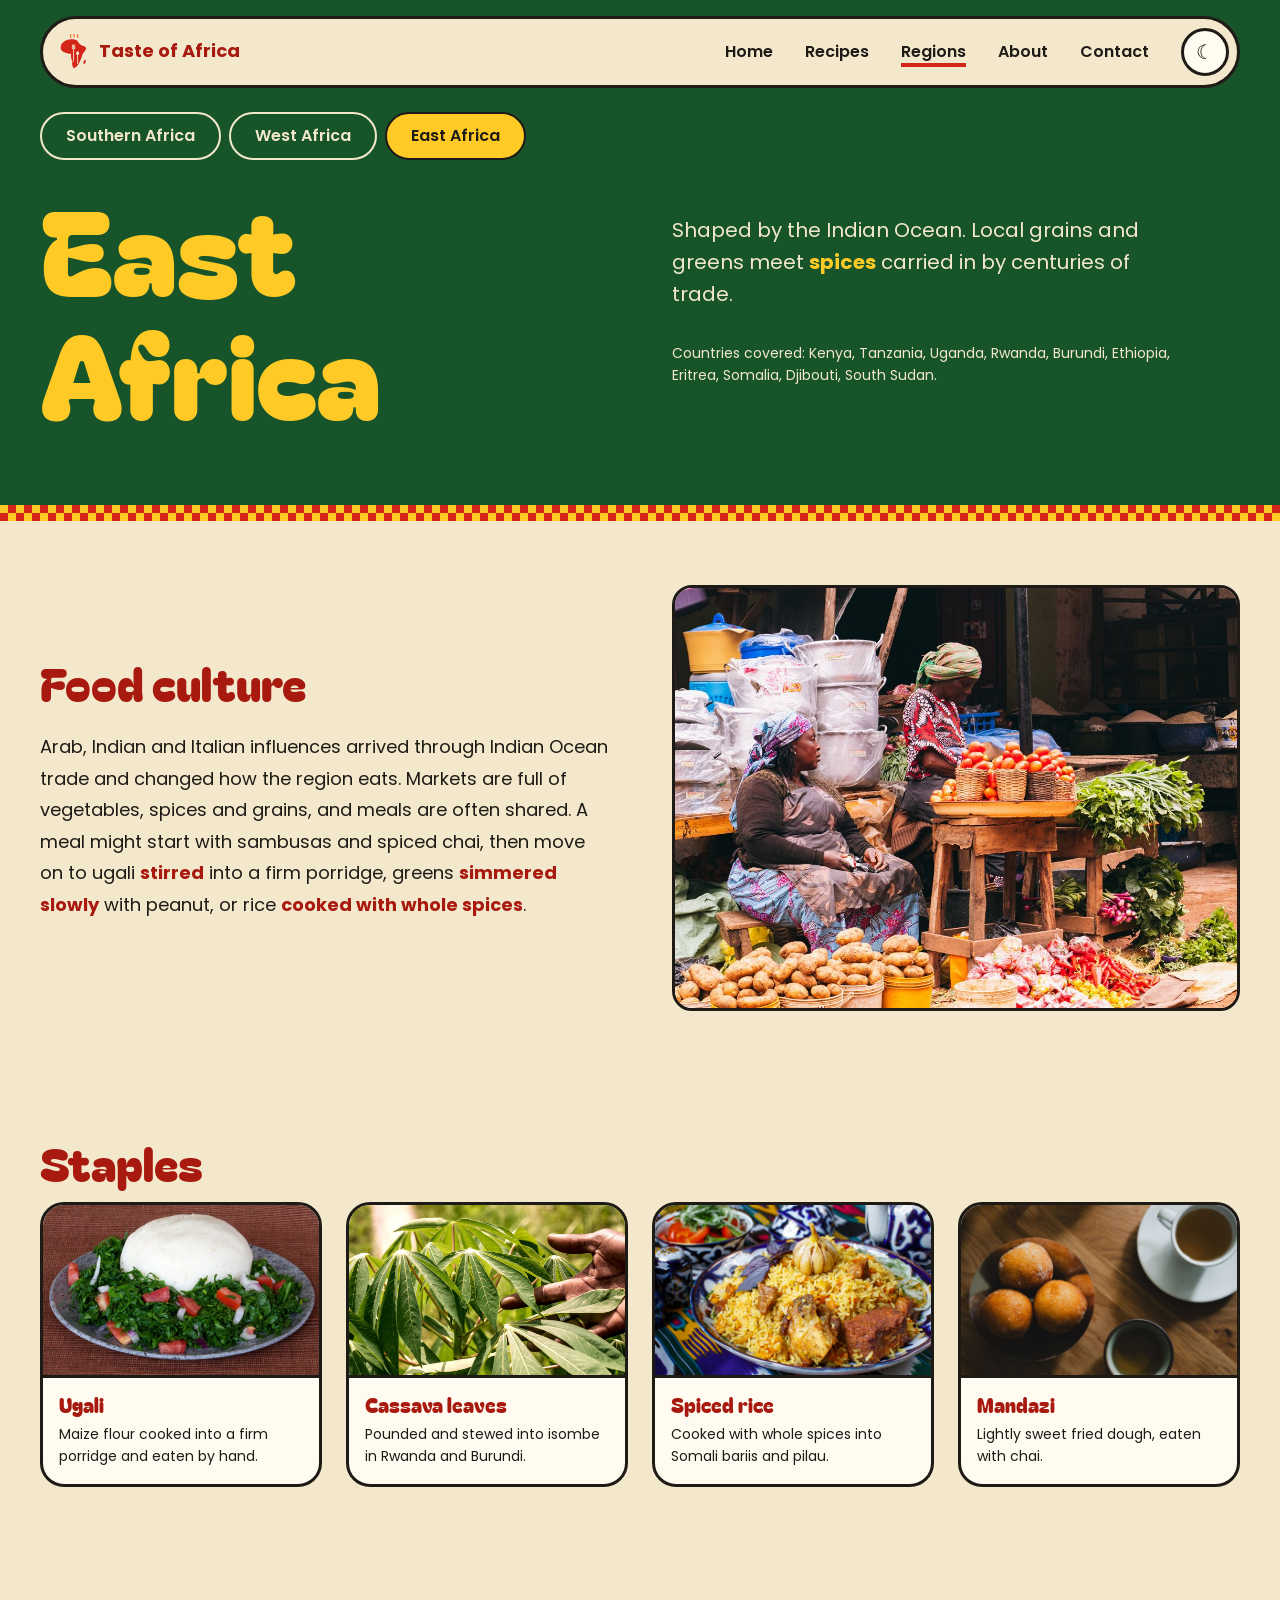
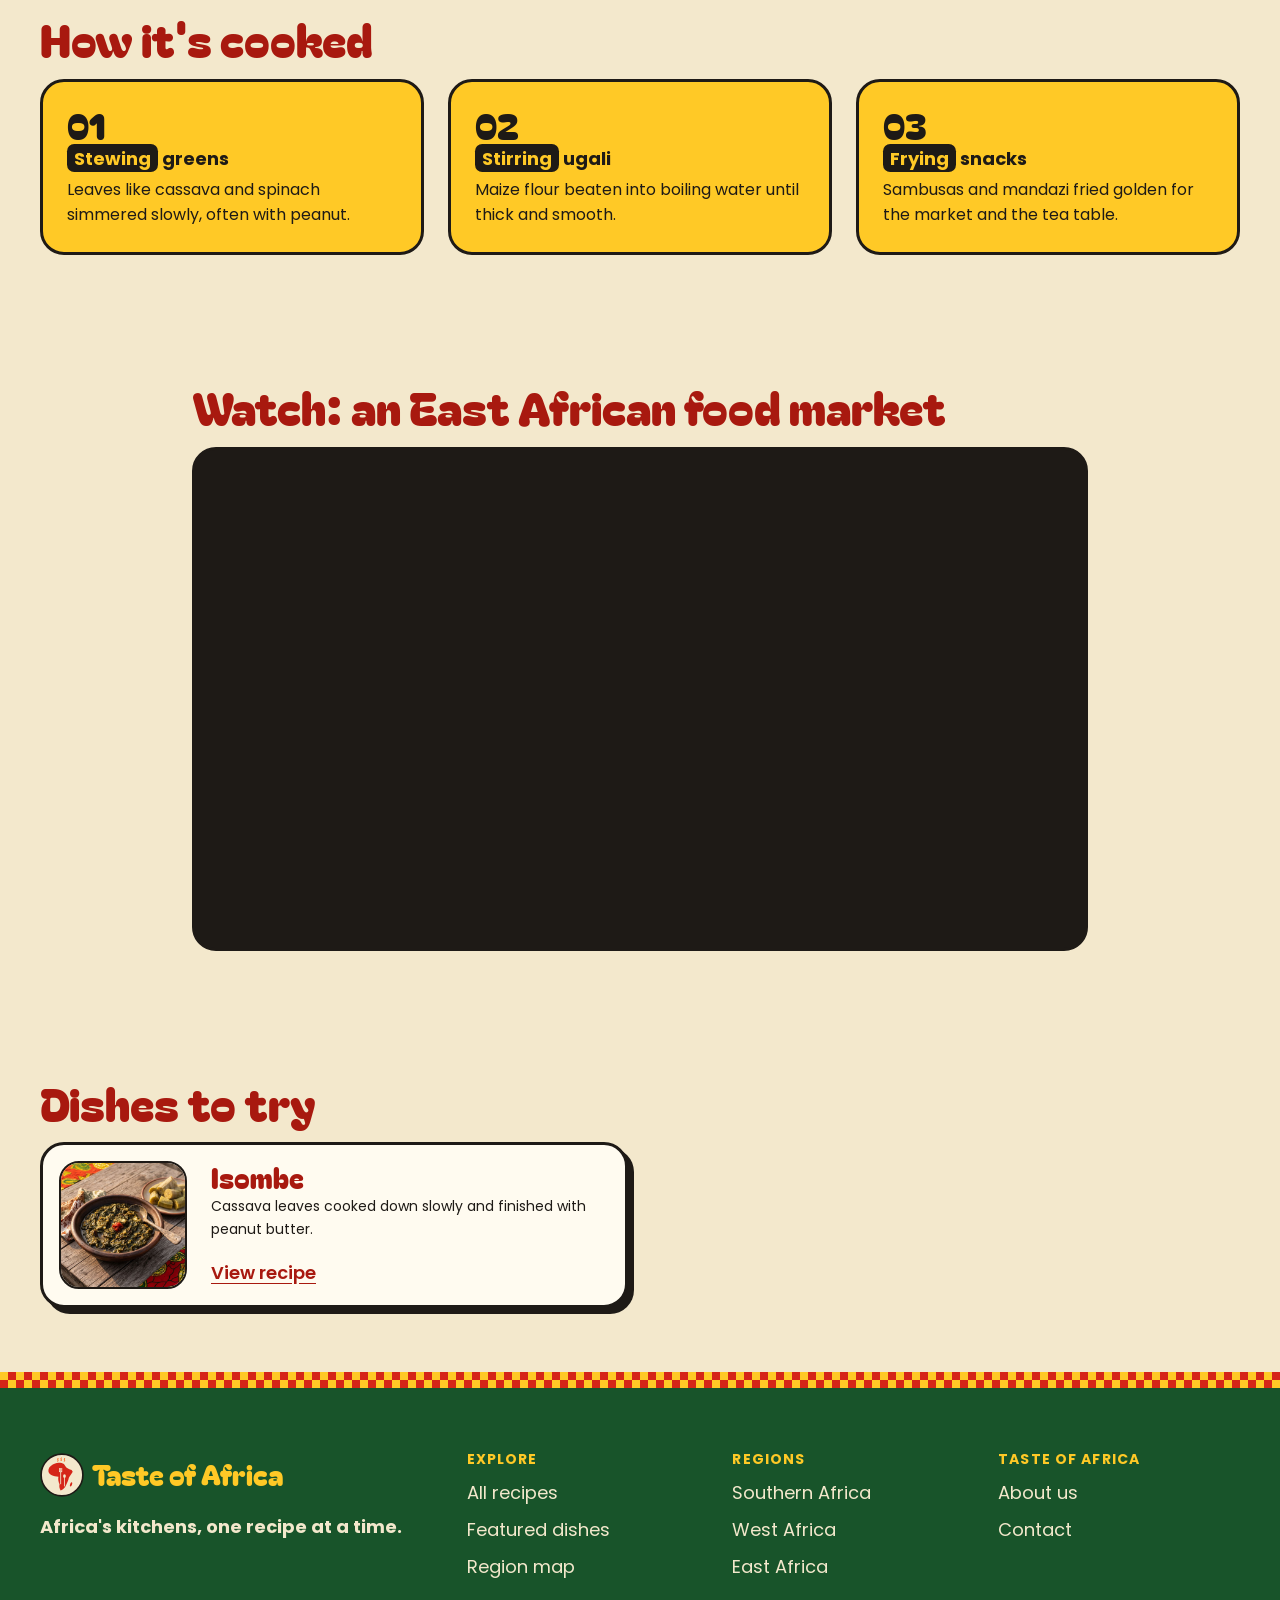
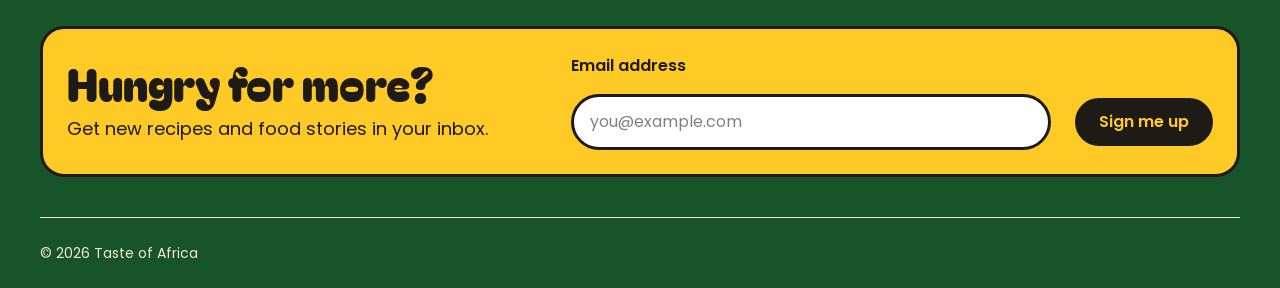
<file: regions/east-africa.html>
<!DOCTYPE html>
<html lang="en">
<head>
  <meta charset="UTF-8">
  <meta name="viewport" content="width=device-width, initial-scale=1.0">
  <meta name="description" content="East African food culture: Indian Ocean spices, ugali, slow-cooked greens and the dishes to try.">
  <title>East Africa | Taste of Africa</title>
  <link rel="icon" href="../images/favicon.svg" type="image/svg+xml">

  <link rel="preconnect" href="https://fonts.googleapis.com">
  <link rel="preconnect" href="https://fonts.gstatic.com" crossorigin>
  <link href="https://fonts.googleapis.com/css2?family=Bagel+Fat+One&family=Poppins:wght@400;500;600;700&display=swap" rel="stylesheet">

  <link rel="stylesheet" href="../css/styles.css">
  <script src="../js/script.js" defer></script>
</head>
<body>
  <header class="site-header">
    <nav class="nav" aria-label="Main">
      <a class="brand" href="../index.html">
        <img src="../images/logo-icon.svg" alt="" width="32" height="36">
        <span>Taste of Africa</span>
      </a>
      <button class="theme-toggle" type="button" aria-pressed="false" aria-label="Dark mode"></button>
      <button class="menu-button" type="button" aria-expanded="false" aria-controls="nav-links">Menu</button>
      <ul class="nav-links" id="nav-links">
        <li><a href="../index.html">Home</a></li>
        <li><a href="../recipes.html">Recipes</a></li>
        <li><a href="../index.html#regions" aria-current="page">Regions</a></li>
        <li><a href="../about.html">About</a></li>
        <li><a href="../contact.html">Contact</a></li>
      </ul>
    </nav>
  </header>

  <main>
    <section class="region-hero" aria-labelledby="region-title">
      <nav aria-label="Regions">
        <ul class="region-switcher">
          <li><a href="southern-africa.html">Southern<span class="long-label"> Africa</span></a></li>
          <li><a href="west-africa.html">West<span class="long-label"> Africa</span></a></li>
          <li><a href="east-africa.html" aria-current="page">East<span class="long-label"> Africa</span></a></li>
        </ul>
      </nav>

      <h1 id="region-title">East Africa</h1>
      <p>Shaped by the Indian Ocean. Local grains and greens meet <mark>spices</mark> carried in by centuries of trade.</p>
      <p class="countries">Countries covered: Kenya, Tanzania, Uganda, Rwanda, Burundi, Ethiopia, Eritrea, Somalia, Djibouti, South Sudan.</p>
      <div class="checker-strip" aria-hidden="true"></div>
    </section>

    <section class="food-culture" aria-labelledby="culture-title">
      <h2 id="culture-title">Food culture</h2>
      <p>Arab, Indian and Italian influences arrived through Indian Ocean trade and changed how the region eats. Markets are full of vegetables, spices and grains, and meals are often shared. A meal might start with sambusas and spiced chai, then move on to ugali <mark>stirred</mark> into a firm porridge, greens <mark>simmered slowly</mark> with peanut, or rice <mark>cooked with whole spices</mark>.</p>
      <img src="../images/regions/east-africa.jpg" alt="A vendor selling vegetables and grains at an outdoor market">
    </section>

    <section class="staples" aria-labelledby="staples-title">
      <h2 id="staples-title">Staples</h2>
      <ul class="staple-grid">
        <li>
          <img src="../images/regions/ugali.jpg" alt="A white dome of ugali served with sukuma wiki greens">
          <h3>Ugali</h3>
          <p>Maize flour cooked into a firm porridge and eaten by hand.</p>
        </li>
        <li>
          <img src="../images/regions/cassava-leaves.avif" alt="Fresh cassava leaves growing on the plant">
          <h3>Cassava leaves</h3>
          <p>Pounded and stewed into isombe in Rwanda and Burundi.</p>
        </li>
        <li>
          <img src="../images/regions/spiced-rice.avif" alt="A plate of spiced rice pilaf">
          <h3>Spiced rice</h3>
          <p>Cooked with whole spices into Somali bariis and pilau.</p>
        </li>
        <li>
          <img src="../images/regions/mandazi.jpg" alt="Golden mandazi served with cups of tea">
          <h3>Mandazi</h3>
          <p>Lightly sweet fried dough, eaten with chai.</p>
        </li>
      </ul>
    </section>

    <section class="techniques" aria-labelledby="techniques-title">
      <h2 id="techniques-title">How it's cooked</h2>
      <ol class="technique-list">
        <li>
          <h3><mark>Stewing</mark> greens</h3>
          <p>Leaves like cassava and spinach simmered slowly, often with peanut.</p>
        </li>
        <li>
          <h3><mark>Stirring</mark> ugali</h3>
          <p>Maize flour beaten into boiling water until thick and smooth.</p>
        </li>
        <li>
          <h3><mark>Frying</mark> snacks</h3>
          <p>Sambusas and mandazi fried golden for the market and the tea table.</p>
        </li>
      </ol>
    </section>

    <section class="region-video" aria-labelledby="video-title">
      <h2 id="video-title">Watch: an East African food market</h2>
      <iframe
        src="https://www.youtube.com/embed/0CYoGRAN1Vo"
        title="East African food market video"
        loading="lazy"
        allow="accelerometer; clipboard-write; encrypted-media; gyroscope; picture-in-picture"
        referrerpolicy="strict-origin-when-cross-origin"
        allowfullscreen></iframe>
    </section>

    <section class="dishes-to-try" aria-labelledby="dishes-title">
      <h2 id="dishes-title">Dishes to try</h2>
      <ul class="dish-list">
        <li>
          <article class="dish-card">
            <img src="../images/dishes/isombe.jpg" alt="Isombe in a clay dish">
            <h3>Isombe</h3>
            <p>Cassava leaves cooked down slowly and finished with peanut butter.</p>
            <a href="../recipes/isombe.html">View recipe</a>
          </article>
        </li>
      </ul>
    </section>
  </main>

  <footer class="site-footer">
    <div class="checker-strip" aria-hidden="true"></div>

    <div class="footer-brand">
      <a class="brand" href="../index.html">
        <img src="../images/logo-badge.svg" alt="" width="44" height="44">
        <span>Taste of Africa</span>
      </a>
      <p class="tagline">Africa's kitchens, one recipe at a time.</p>
    </div>

    <nav class="footer-links" aria-label="Footer">
      <div>
        <h2>Explore</h2>
        <ul>
          <li><a href="../recipes.html">All recipes</a></li>
          <li><a href="../index.html#featured">Featured dishes</a></li>
          <li><a href="../index.html#regions">Region map</a></li>
        </ul>
      </div>
      <div>
        <h2>Regions</h2>
        <ul>
          <li><a href="southern-africa.html">Southern Africa</a></li>
          <li><a href="west-africa.html">West Africa</a></li>
          <li><a href="east-africa.html">East Africa</a></li>
        </ul>
      </div>
      <div>
        <h2>Taste of Africa</h2>
        <ul>
          <li><a href="../about.html">About us</a></li>
          <li><a href="../contact.html">Contact</a></li>
        </ul>
      </div>
    </nav>

    <form class="newsletter" action="#" method="post">
      <div>
        <h2>Hungry for more?</h2>
        <p>Get new recipes and food stories in your inbox.</p>
      </div>
      <label for="newsletter-email">Email address</label>
      <input type="email" id="newsletter-email" name="email" placeholder="you@example.com" required>
      <button type="submit">Sign me up</button>
    </form>

    <p class="copyright">&copy; 2026 Taste of Africa</p>
  </footer>
</body>
</html>
</file>
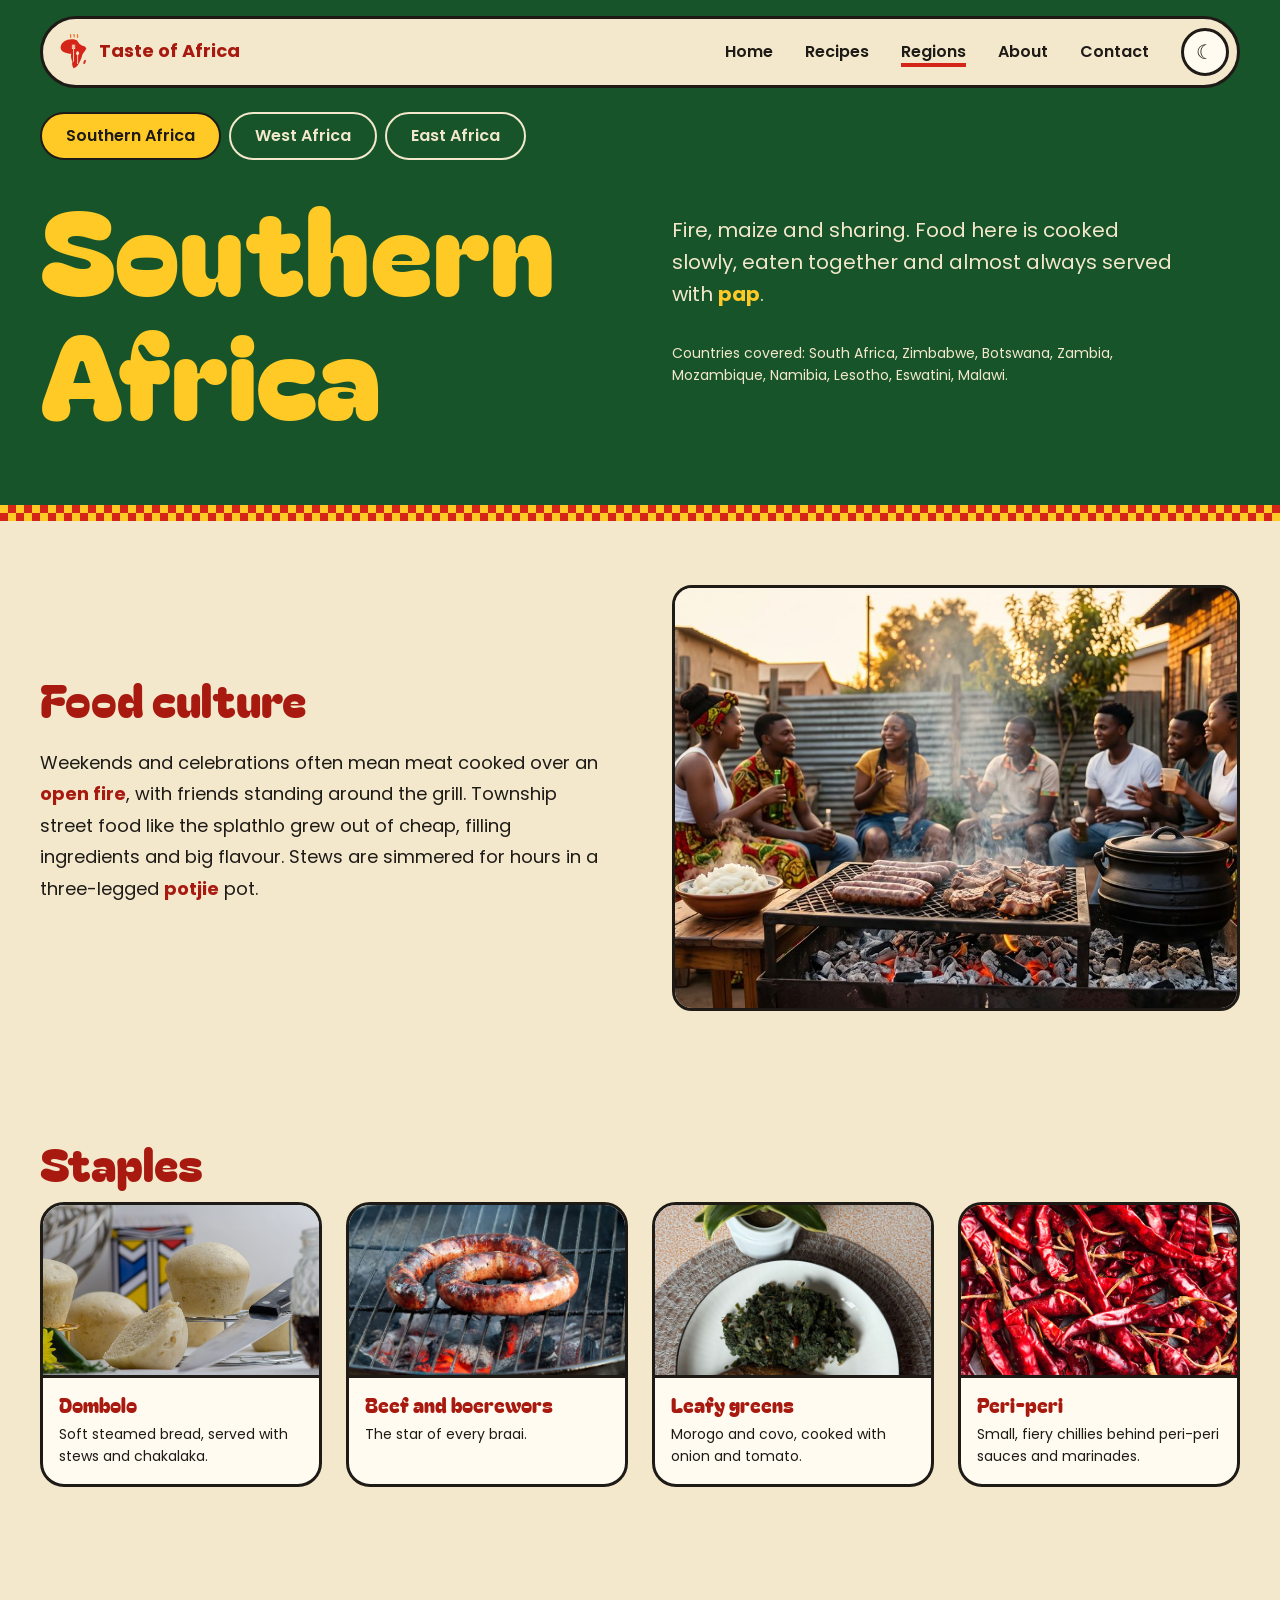
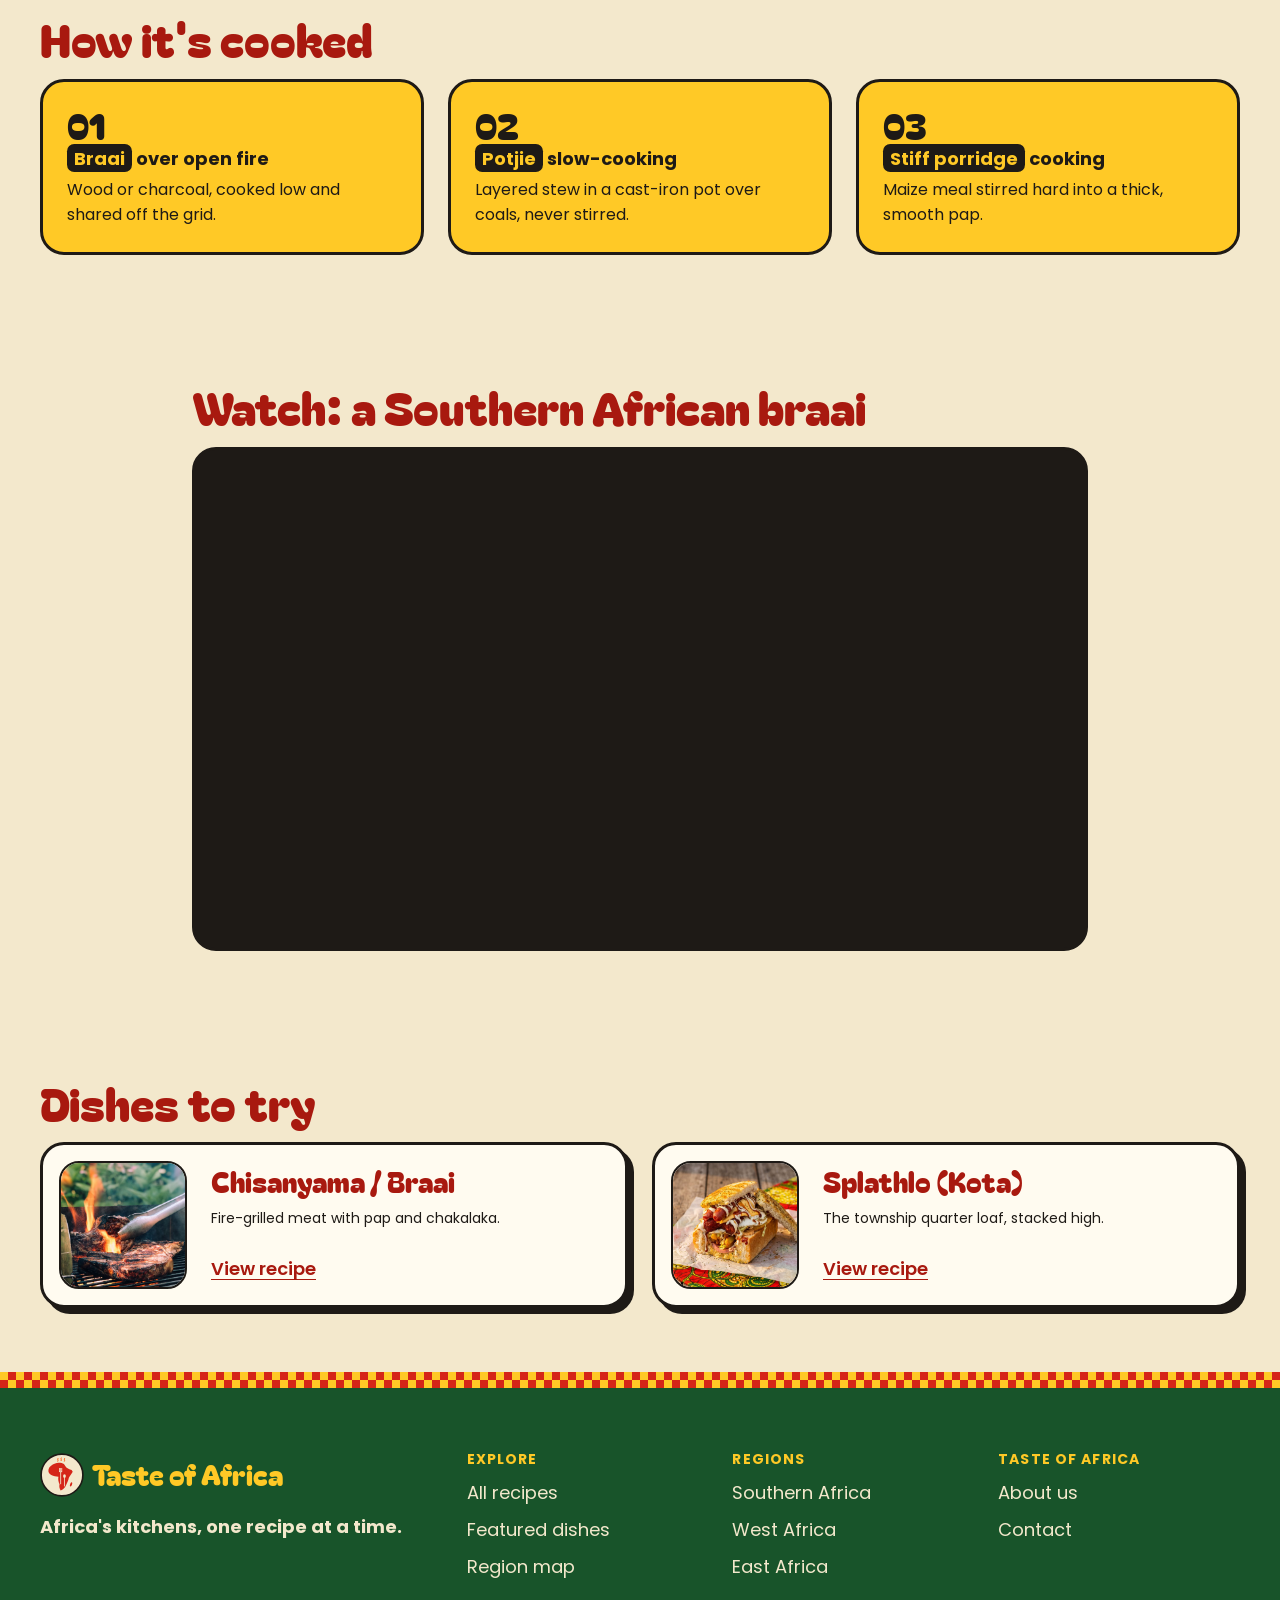
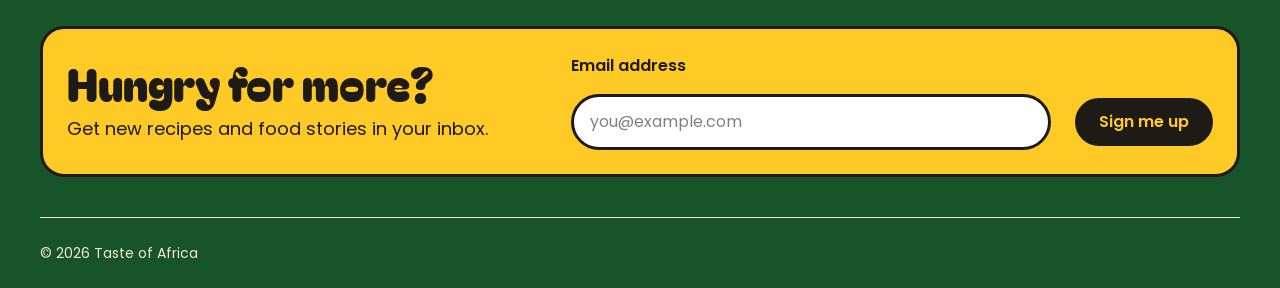
<file: regions/southern-africa.html>
<!DOCTYPE html>
<html lang="en">
<head>
  <meta charset="UTF-8">
  <meta name="viewport" content="width=device-width, initial-scale=1.0">
  <meta name="description" content="Southern African food culture: braai fires, maize staples, potjie stews and the dishes to try.">
  <title>Southern Africa | Taste of Africa</title>
  <link rel="icon" href="../images/favicon.svg" type="image/svg+xml">

  <link rel="preconnect" href="https://fonts.googleapis.com">
  <link rel="preconnect" href="https://fonts.gstatic.com" crossorigin>
  <link href="https://fonts.googleapis.com/css2?family=Bagel+Fat+One&family=Poppins:wght@400;500;600;700&display=swap" rel="stylesheet">

  <link rel="stylesheet" href="../css/styles.css">
  <script src="../js/script.js" defer></script>
</head>
<body>
  <header class="site-header">
    <nav class="nav" aria-label="Main">
      <a class="brand" href="../index.html">
        <img src="../images/logo-icon.svg" alt="" width="32" height="36">
        <span>Taste of Africa</span>
      </a>
      <button class="theme-toggle" type="button" aria-pressed="false" aria-label="Dark mode"></button>
      <button class="menu-button" type="button" aria-expanded="false" aria-controls="nav-links">Menu</button>
      <ul class="nav-links" id="nav-links">
        <li><a href="../index.html">Home</a></li>
        <li><a href="../recipes.html">Recipes</a></li>
        <li><a href="../index.html#regions" aria-current="page">Regions</a></li>
        <li><a href="../about.html">About</a></li>
        <li><a href="../contact.html">Contact</a></li>
      </ul>
    </nav>
  </header>

  <main>
    <section class="region-hero" aria-labelledby="region-title">
      <nav aria-label="Regions">
        <ul class="region-switcher">
          <li><a href="southern-africa.html" aria-current="page">Southern<span class="long-label"> Africa</span></a></li>
          <li><a href="west-africa.html">West<span class="long-label"> Africa</span></a></li>
          <li><a href="east-africa.html">East<span class="long-label"> Africa</span></a></li>
        </ul>
      </nav>

      <h1 id="region-title">Southern Africa</h1>
      <p>Fire, maize and sharing. Food here is cooked slowly, eaten together and almost always served with <mark>pap</mark>.</p>
      <p class="countries">Countries covered: South Africa, Zimbabwe, Botswana, Zambia, Mozambique, Namibia, Lesotho, Eswatini, Malawi.</p>
      <div class="checker-strip" aria-hidden="true"></div>
    </section>

    <section class="food-culture" aria-labelledby="culture-title">
      <h2 id="culture-title">Food culture</h2>
      <p>Weekends and celebrations often mean meat cooked over an <mark>open fire</mark>, with friends standing around the grill. Township street food like the splathlo grew out of cheap, filling ingredients and big flavour. Stews are simmered for hours in a three-legged <mark>potjie</mark> pot.</p>
      <img src="../images/regions/southern-africa.jpg" alt="Friends standing around a braai fire">
    </section>

    <section class="staples" aria-labelledby="staples-title">
      <h2 id="staples-title">Staples</h2>
      <ul class="staple-grid">
        <li>
          <img src="../images/regions/dombolo.jpg" alt="Rounds of soft steamed bread">
          <h3>Dombolo</h3>
          <p>Soft steamed bread, served with stews and chakalaka.</p>
        </li>
        <li>
          <img src="../images/regions/boerewors.jpg" alt="A coil of boerewors on the grill">
          <h3>Beef and boerewors</h3>
          <p>The star of every braai.</p>
        </li>
        <li>
          <img src="../images/regions/leafy-greens.jpg" alt="A plate of cooked leafy greens served with fried fish">
          <h3>Leafy greens</h3>
          <p>Morogo and covo, cooked with onion and tomato.</p>
        </li>
        <li>
          <img src="../images/regions/peri-peri.avif" alt="A pile of dried red chillies">
          <h3>Peri-peri</h3>
          <p>Small, fiery chillies behind peri-peri sauces and marinades.</p>
        </li>
      </ul>
    </section>

    <section class="techniques" aria-labelledby="techniques-title">
      <h2 id="techniques-title">How it's cooked</h2>
      <ol class="technique-list">
        <li>
          <h3><mark>Braai</mark> over open fire</h3>
          <p>Wood or charcoal, cooked low and shared off the grid.</p>
        </li>
        <li>
          <h3><mark>Potjie</mark> slow-cooking</h3>
          <p>Layered stew in a cast-iron pot over coals, never stirred.</p>
        </li>
        <li>
          <h3><mark>Stiff porridge</mark> cooking</h3>
          <p>Maize meal stirred hard into a thick, smooth pap.</p>
        </li>
      </ol>
    </section>

    <section class="region-video" aria-labelledby="video-title">
      <h2 id="video-title">Watch: a Southern African braai</h2>
      <iframe
        src="https://www.youtube.com/embed/XPSLug5FlDE"
        title="Southern African braai video"
        loading="lazy"
        allow="accelerometer; clipboard-write; encrypted-media; gyroscope; picture-in-picture"
        referrerpolicy="strict-origin-when-cross-origin"
        allowfullscreen></iframe>
    </section>

    <section class="dishes-to-try" aria-labelledby="dishes-title">
      <h2 id="dishes-title">Dishes to try</h2>
      <ul class="dish-list">
        <li>
          <article class="dish-card">
            <img src="../images/dishes/chisanyama.avif" alt="Meat grilling over open flames on a braai">
            <h3>Chisanyama / Braai</h3>
            <p>Fire-grilled meat with pap and chakalaka.</p>
            <a href="../recipes/chisanyama.html">View recipe</a>
          </article>
        </li>
        <li>
          <article class="dish-card">
            <img src="../images/dishes/splathlo.jpg" alt="A stacked splathlo, cut open">
            <h3>Splathlo (Kota)</h3>
            <p>The township quarter loaf, stacked high.</p>
            <a href="../recipes/splathlo.html">View recipe</a>
          </article>
        </li>
      </ul>
    </section>
  </main>

  <footer class="site-footer">
    <div class="checker-strip" aria-hidden="true"></div>

    <div class="footer-brand">
      <a class="brand" href="../index.html">
        <img src="../images/logo-badge.svg" alt="" width="44" height="44">
        <span>Taste of Africa</span>
      </a>
      <p class="tagline">Africa's kitchens, one recipe at a time.</p>
    </div>

    <nav class="footer-links" aria-label="Footer">
      <div>
        <h2>Explore</h2>
        <ul>
          <li><a href="../recipes.html">All recipes</a></li>
          <li><a href="../index.html#featured">Featured dishes</a></li>
          <li><a href="../index.html#regions">Region map</a></li>
        </ul>
      </div>
      <div>
        <h2>Regions</h2>
        <ul>
          <li><a href="southern-africa.html">Southern Africa</a></li>
          <li><a href="west-africa.html">West Africa</a></li>
          <li><a href="east-africa.html">East Africa</a></li>
        </ul>
      </div>
      <div>
        <h2>Taste of Africa</h2>
        <ul>
          <li><a href="../about.html">About us</a></li>
          <li><a href="../contact.html">Contact</a></li>
        </ul>
      </div>
    </nav>

    <form class="newsletter" action="#" method="post">
      <div>
        <h2>Hungry for more?</h2>
        <p>Get new recipes and food stories in your inbox.</p>
      </div>
      <label for="newsletter-email">Email address</label>
      <input type="email" id="newsletter-email" name="email" placeholder="you@example.com" required>
      <button type="submit">Sign me up</button>
    </form>

    <p class="copyright">&copy; 2026 Taste of Africa</p>
  </footer>
</body>
</html>
</file>
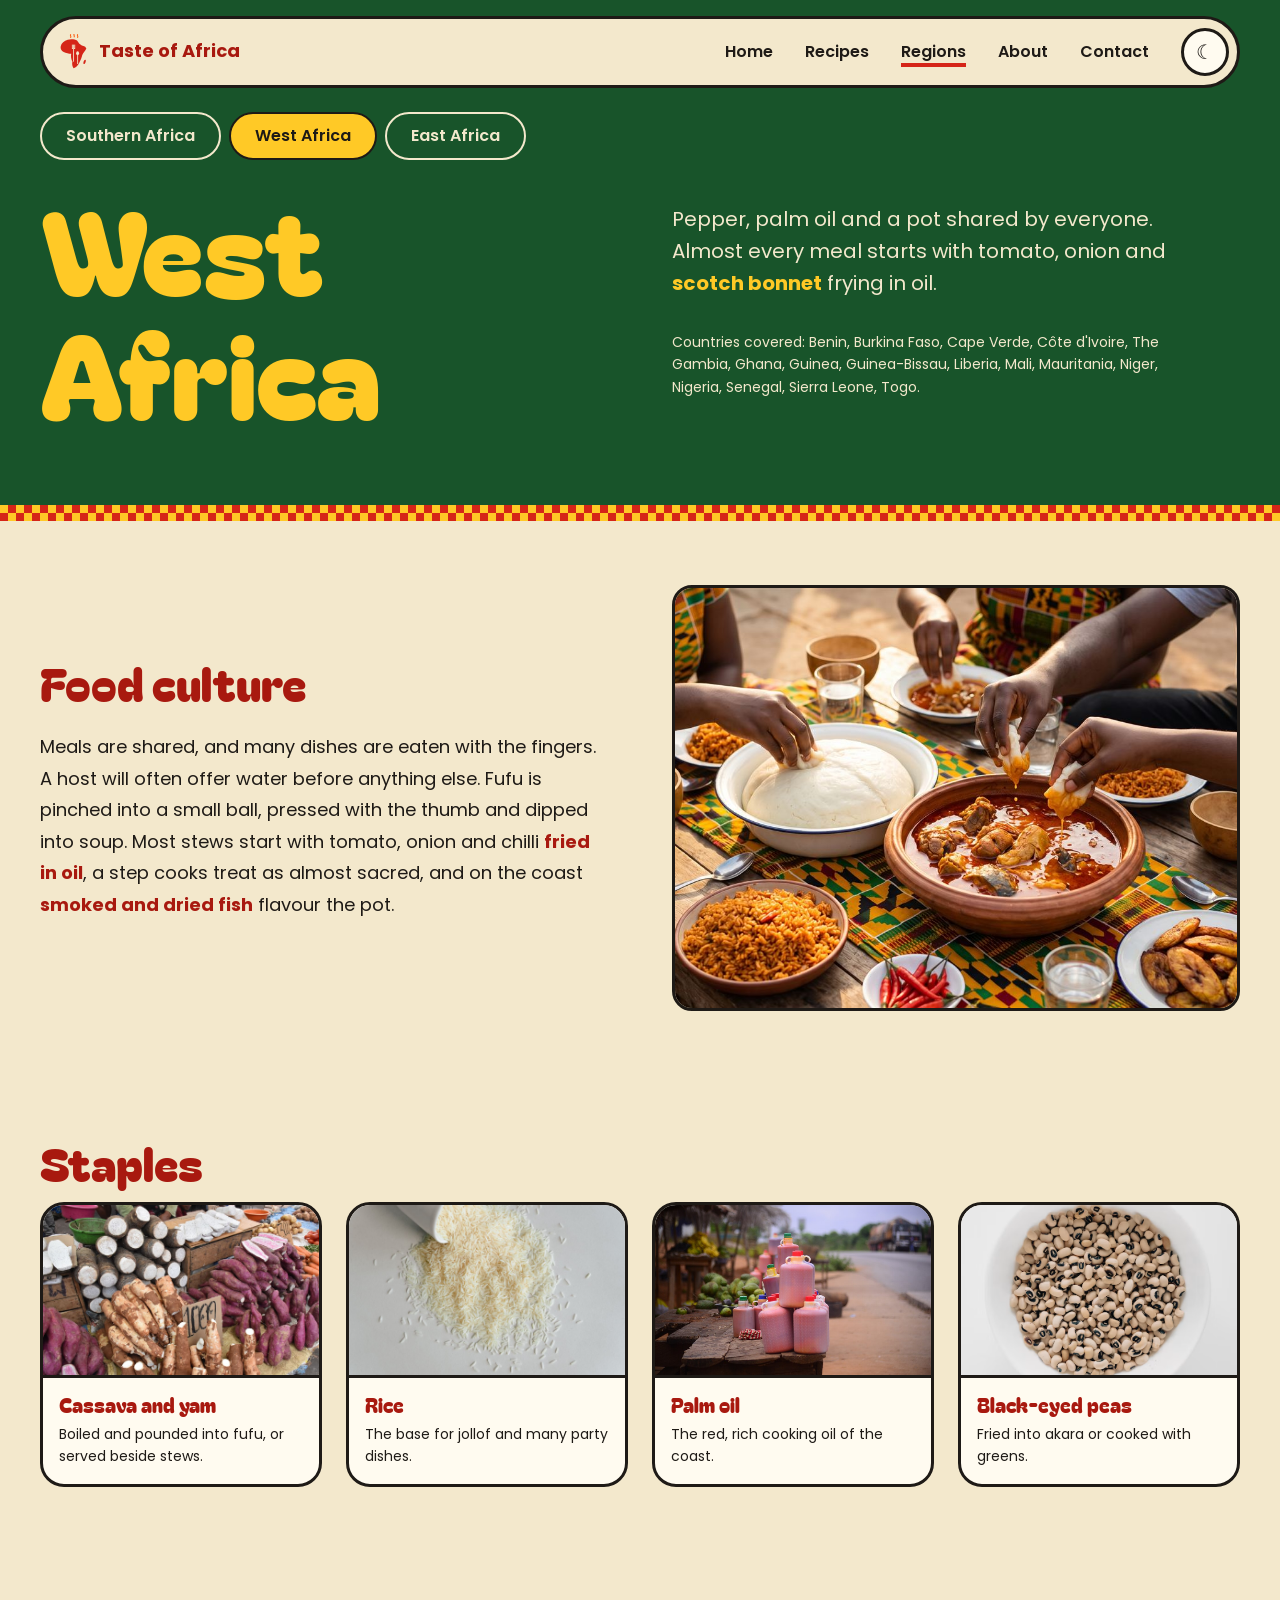
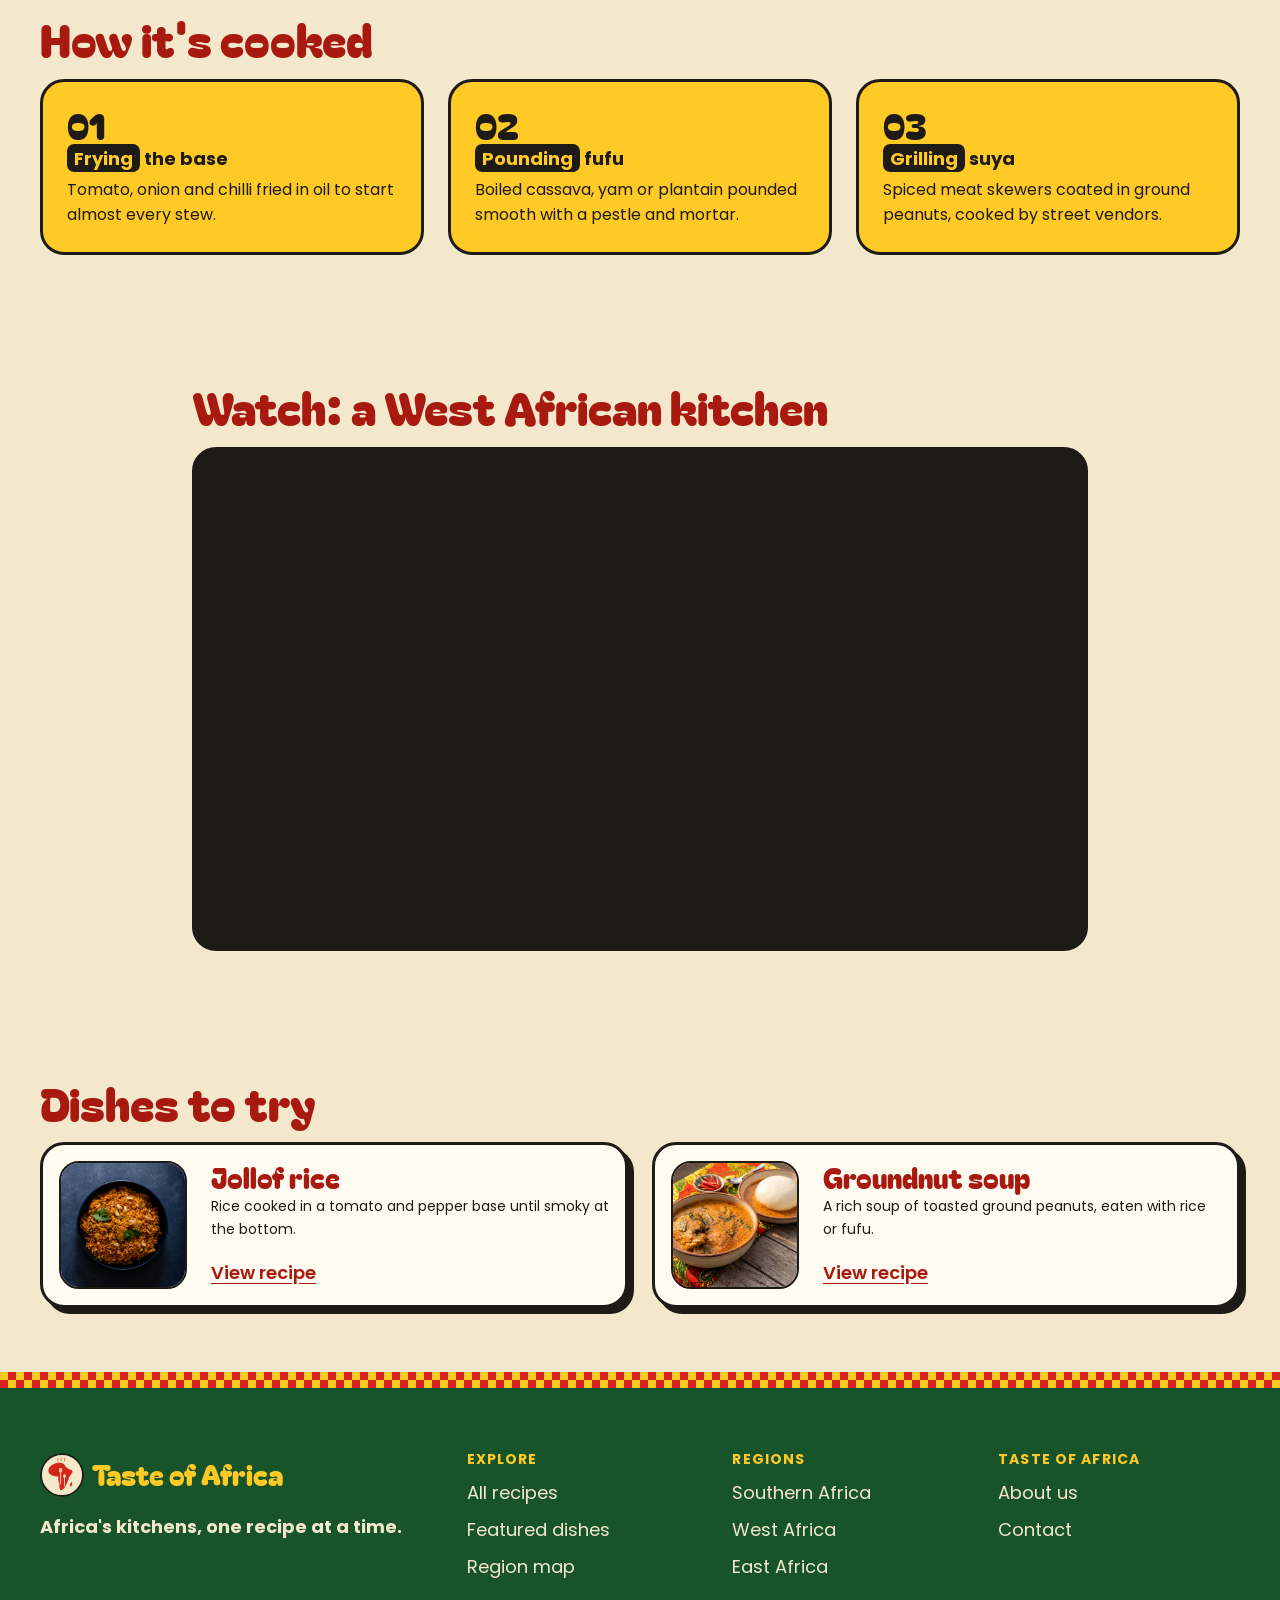
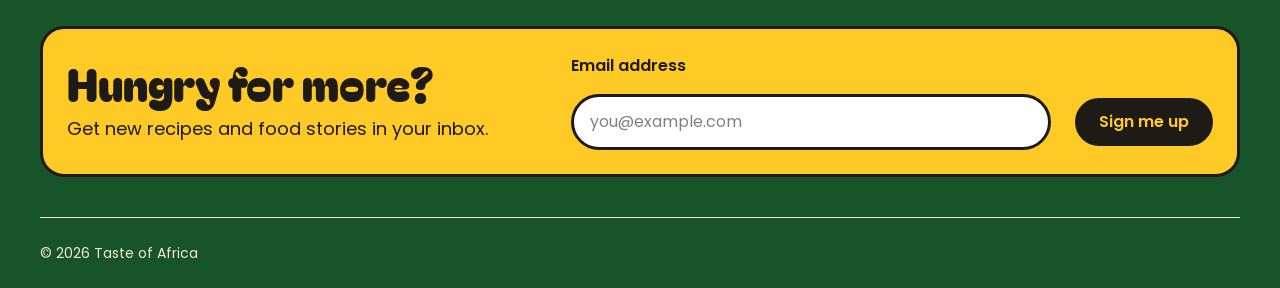
<file: regions/west-africa.html>
<!DOCTYPE html>
<html lang="en">
<head>
  <meta charset="UTF-8">
  <meta name="viewport" content="width=device-width, initial-scale=1.0">
  <meta name="description" content="West African food culture: shared pots, fufu, palm oil, scotch bonnet and the dishes to try.">
  <title>West Africa | Taste of Africa</title>
  <link rel="icon" href="../images/favicon.svg" type="image/svg+xml">

  <link rel="preconnect" href="https://fonts.googleapis.com">
  <link rel="preconnect" href="https://fonts.gstatic.com" crossorigin>
  <link href="https://fonts.googleapis.com/css2?family=Bagel+Fat+One&family=Poppins:wght@400;500;600;700&display=swap" rel="stylesheet">

  <link rel="stylesheet" href="../css/styles.css">
  <script src="../js/script.js" defer></script>
</head>
<body>
  <header class="site-header">
    <nav class="nav" aria-label="Main">
      <a class="brand" href="../index.html">
        <img src="../images/logo-icon.svg" alt="" width="32" height="36">
        <span>Taste of Africa</span>
      </a>
      <button class="theme-toggle" type="button" aria-pressed="false" aria-label="Dark mode"></button>
      <button class="menu-button" type="button" aria-expanded="false" aria-controls="nav-links">Menu</button>
      <ul class="nav-links" id="nav-links">
        <li><a href="../index.html">Home</a></li>
        <li><a href="../recipes.html">Recipes</a></li>
        <li><a href="../index.html#regions" aria-current="page">Regions</a></li>
        <li><a href="../about.html">About</a></li>
        <li><a href="../contact.html">Contact</a></li>
      </ul>
    </nav>
  </header>

  <main>
    <section class="region-hero" aria-labelledby="region-title">
      <nav aria-label="Regions">
        <ul class="region-switcher">
          <li><a href="southern-africa.html">Southern<span class="long-label"> Africa</span></a></li>
          <li><a href="west-africa.html" aria-current="page">West<span class="long-label"> Africa</span></a></li>
          <li><a href="east-africa.html">East<span class="long-label"> Africa</span></a></li>
        </ul>
      </nav>

      <h1 id="region-title">West Africa</h1>
      <p>Pepper, palm oil and a pot shared by everyone. Almost every meal starts with tomato, onion and <mark>scotch bonnet</mark> frying in oil.</p>
      <p class="countries">Countries covered: Benin, Burkina Faso, Cape Verde, Côte d'Ivoire, The Gambia, Ghana, Guinea, Guinea-Bissau, Liberia, Mali, Mauritania, Niger, Nigeria, Senegal, Sierra Leone, Togo.</p>
      <div class="checker-strip" aria-hidden="true"></div>
    </section>

    <section class="food-culture" aria-labelledby="culture-title">
      <h2 id="culture-title">Food culture</h2>
      <p>Meals are shared, and many dishes are eaten with the fingers. A host will often offer water before anything else. Fufu is pinched into a small ball, pressed with the thumb and dipped into soup. Most stews start with tomato, onion and chilli <mark>fried in oil</mark>, a step cooks treat as almost sacred, and on the coast <mark>smoked and dried fish</mark> flavour the pot.</p>
      <img src="../images/regions/west-africa.jpg" alt="A shared bowl of soup served with fufu">
    </section>

    <section class="staples" aria-labelledby="staples-title">
      <h2 id="staples-title">Staples</h2>
      <ul class="staple-grid">
        <li>
          <img src="../images/regions/cassava-yam.jpg" alt="Cassava roots and sweet potatoes piled at a market">
          <h3>Cassava and yam</h3>
          <p>Boiled and pounded into fufu, or served beside stews.</p>
        </li>
        <li>
          <img src="../images/regions/rice.jpg" alt="Uncooked long-grain rice spilling from a cup">
          <h3>Rice</h3>
          <p>The base for jollof and many party dishes.</p>
        </li>
        <li>
          <img src="../images/regions/palm-oil.jpg" alt="Containers of red palm oil for sale at a roadside stall">
          <h3>Palm oil</h3>
          <p>The red, rich cooking oil of the coast.</p>
        </li>
        <li>
          <img src="../images/regions/black-eyed-peas.avif" alt="A bowl of dried black-eyed peas">
          <h3>Black-eyed peas</h3>
          <p>Fried into akara or cooked with greens.</p>
        </li>
      </ul>
    </section>

    <section class="techniques" aria-labelledby="techniques-title">
      <h2 id="techniques-title">How it's cooked</h2>
      <ol class="technique-list">
        <li>
          <h3><mark>Frying</mark> the base</h3>
          <p>Tomato, onion and chilli fried in oil to start almost every stew.</p>
        </li>
        <li>
          <h3><mark>Pounding</mark> fufu</h3>
          <p>Boiled cassava, yam or plantain pounded smooth with a pestle and mortar.</p>
        </li>
        <li>
          <h3><mark>Grilling</mark> suya</h3>
          <p>Spiced meat skewers coated in ground peanuts, cooked by street vendors.</p>
        </li>
      </ol>
    </section>

    <section class="region-video" aria-labelledby="video-title">
      <h2 id="video-title">Watch: a West African kitchen</h2>
      <iframe
        src="https://www.youtube.com/embed/GZa2B-knFGw"
        title="West African cooking video"
        loading="lazy"
        allow="accelerometer; clipboard-write; encrypted-media; gyroscope; picture-in-picture"
        referrerpolicy="strict-origin-when-cross-origin"
        allowfullscreen></iframe>
    </section>

    <section class="dishes-to-try" aria-labelledby="dishes-title">
      <h2 id="dishes-title">Dishes to try</h2>
      <ul class="dish-list">
        <li>
          <article class="dish-card">
            <img src="../images/dishes/jollof-rice.avif" alt="A bowl of jollof rice">
            <h3>Jollof rice</h3>
            <p>Rice cooked in a tomato and pepper base until smoky at the bottom.</p>
            <a href="../recipes/jollof-rice.html">View recipe</a>
          </article>
        </li>
        <li>
          <article class="dish-card">
            <img src="../images/dishes/groundnut-soup.jpg" alt="A bowl of groundnut soup">
            <h3>Groundnut soup</h3>
            <p>A rich soup of toasted ground peanuts, eaten with rice or fufu.</p>
            <a href="../recipes/groundnut-soup.html">View recipe</a>
          </article>
        </li>
      </ul>
    </section>
  </main>

  <footer class="site-footer">
    <div class="checker-strip" aria-hidden="true"></div>

    <div class="footer-brand">
      <a class="brand" href="../index.html">
        <img src="../images/logo-badge.svg" alt="" width="44" height="44">
        <span>Taste of Africa</span>
      </a>
      <p class="tagline">Africa's kitchens, one recipe at a time.</p>
    </div>

    <nav class="footer-links" aria-label="Footer">
      <div>
        <h2>Explore</h2>
        <ul>
          <li><a href="../recipes.html">All recipes</a></li>
          <li><a href="../index.html#featured">Featured dishes</a></li>
          <li><a href="../index.html#regions">Region map</a></li>
        </ul>
      </div>
      <div>
        <h2>Regions</h2>
        <ul>
          <li><a href="southern-africa.html">Southern Africa</a></li>
          <li><a href="west-africa.html">West Africa</a></li>
          <li><a href="east-africa.html">East Africa</a></li>
        </ul>
      </div>
      <div>
        <h2>Taste of Africa</h2>
        <ul>
          <li><a href="../about.html">About us</a></li>
          <li><a href="../contact.html">Contact</a></li>
        </ul>
      </div>
    </nav>

    <form class="newsletter" action="#" method="post">
      <div>
        <h2>Hungry for more?</h2>
        <p>Get new recipes and food stories in your inbox.</p>
      </div>
      <label for="newsletter-email">Email address</label>
      <input type="email" id="newsletter-email" name="email" placeholder="you@example.com" required>
      <button type="submit">Sign me up</button>
    </form>

    <p class="copyright">&copy; 2026 Taste of Africa</p>
  </footer>
</body>
</html>
</file>
<file: css/styles.css>
/* ========== Tokens ========== */

:root {
  --tomato: #d52518;
  --chilli: #a8190f;
  --sunshine: #ffc926;
  --carrot: #f96015;
  --forest: #18542a;
  --cream: #f3e8cc;
  --card: #fffbf0;
  --ink: #1e1a16;
  --white: #ffffff;

  /* Colour roles that the dark theme swaps */
  --bg: var(--cream);
  --surface: var(--card);
  --text: var(--ink);
  --line: var(--ink);
  --accent: var(--chilli);
  --field: var(--white);
  --shadow-color: var(--ink);

  --font-heading: "Bagel Fat One", system-ui, sans-serif;
  --font-body: "Poppins", system-ui, sans-serif;

  --space-xs: 0.5rem;
  --space-s: 1rem;
  --space-m: 1.5rem;
  --space-l: 2.5rem;
  --space-xl: 4rem;

  --page-width: 75rem;
  --inline-pad: max(var(--space-s), (100% - var(--page-width)) / 2);
  --header-space: 7rem;

  --border: 3px solid var(--line);
  --radius-card: 1.5rem;
  --radius-image: 1.25rem;
  --radius-pill: 999px;
  --shadow: 6px 6px 0 var(--shadow-color);

  --focus-color: var(--text);
}

:root[data-theme="dark"] {
  --bg: #17130f;
  --surface: #241e18;
  --text: var(--cream);
  --line: var(--cream);
  --accent: #ff8a70;
  --field: #17130f;
  --shadow-color: #000000;
  color-scheme: dark;
}

@media (min-width: 768px) {
  :root {
    --inline-pad: max(var(--space-l), (100% - var(--page-width)) / 2);
  }
}

/* ========== Base ========== */

*,
*::before,
*::after {
  box-sizing: border-box;
}

html {
  @media (prefers-reduced-motion: no-preference) {
    scroll-behavior: smooth;
  }
}

body {
  margin: 0;
  background: var(--bg);
  color: var(--text);
  font-family: var(--font-body);
  font-size: 1.125rem;
  line-height: 1.6;
}

h1,
h2,
h3 {
  margin: 0 0 var(--space-s);
  font-family: var(--font-heading);
  font-weight: 400;
  line-height: 1.05;
  color: var(--accent);
}

h1 {
  font-size: clamp(3rem, 8vw + 1rem, 10.5rem);
}

h2 {
  font-size: clamp(2rem, 2vw + 1.25rem, 3rem);
}

h3 {
  font-size: clamp(1.375rem, 1vw + 1rem, 1.75rem);
}

p {
  margin: 0 0 var(--space-s);

  &:last-child {
    margin-bottom: 0;
  }
}

a {
  color: var(--accent);
  font-weight: 600;
  text-underline-offset: 0.2em;

  &:hover {
    color: var(--tomato);
    text-decoration-thickness: 3px;
  }
}

img {
  display: block;
  max-width: 100%;
  height: auto;
}

iframe {
  display: block;
  width: 100%;
  aspect-ratio: 16 / 9;
  border: var(--border);
  border-radius: var(--radius-card);
  background: var(--ink);
}

:where(ul[class], ol[class], .footer-links ul) {
  margin: 0;
  padding: 0;
  list-style: none;
}

figure,
blockquote {
  margin: 0;
}

li::marker {
  color: var(--tomato);
}

mark {
  background: none;
  color: var(--mark-color, var(--accent));
  font-weight: 700;
}

:focus-visible {
  outline: 3px solid var(--focus-color);
  outline-offset: 3px;
}

input,
select,
textarea {
  width: 100%;
  min-height: 3rem;
  padding: 0.75rem var(--space-s);
  border: var(--border);
  border-radius: 0.75rem;
  background: var(--field);
  color: var(--text);
  font: inherit;
  font-size: 1rem;

  &::placeholder {
    color: color-mix(in srgb, var(--text) 55%, transparent);
  }

  /* Text fields show focus on click too, so they get a softer glow instead of the outline */
  &:focus-visible {
    outline: none;
    border-color: var(--carrot);
    box-shadow: 0 0 0 4px color-mix(in srgb, var(--carrot) 40%, transparent);
  }

  &:user-invalid {
    border-color: var(--tomato);
  }
}

textarea {
  min-height: 10rem;
  resize: vertical;
}

select {
  appearance: none;
  padding-right: 2.5rem;
  background:
    linear-gradient(45deg, transparent 50%, var(--text) 50%) calc(100% - 1.25rem) 50% / 0.4rem 0.4rem no-repeat,
    linear-gradient(135deg, var(--text) 50%, transparent 50%) calc(100% - 0.85rem) 50% / 0.4rem 0.4rem no-repeat,
    var(--field);
  cursor: pointer;
}

label {
  font-size: 1rem;
  font-weight: 600;
}

main > * {
  position: relative;
  padding: var(--space-xl) var(--inline-pad);
}

/* Utility class, so it must win over any component's display value */
.hidden {
  display: none !important;
}

@media (prefers-reduced-motion: reduce) {
  *,
  *::before,
  *::after {
    transition: none !important;
  }
}

/* ========== Shared pieces ========== */

.eyebrow {
  margin-bottom: var(--space-xs);
  font-size: 0.875rem;
  font-weight: 700;
  letter-spacing: 0.08em;
  text-transform: uppercase;
  color: var(--accent);
}

.btn {
  display: inline-flex;
  align-items: center;
  justify-content: center;
  gap: var(--space-xs);
  min-height: 3rem;
  padding: 0.75rem 1.5rem;
  border: var(--border);
  border-radius: var(--radius-pill);
  font-size: 1rem;
  font-weight: 600;
  text-decoration: none;
  transition: background-color 0.2s, color 0.2s;

  &:hover {
    background: var(--sunshine);
    color: var(--ink);
  }
}

.btn-primary {
  background: var(--carrot);
  color: var(--ink);
}

.btn-secondary {
  background: transparent;
  color: inherit;
  border-color: currentColor;
}

.theme-toggle,
.carousel-controls button,
.servings button {
  display: grid;
  place-items: center;
  width: 3rem;
  height: 3rem;
  border: var(--border);
  border-radius: 50%;
  background: var(--surface);
  color: var(--text);
  font-size: 1.25rem;
  cursor: pointer;

  &:hover {
    background: var(--sunshine);
    color: var(--ink);
  }
}

.tag {
  display: inline-block;
  padding: 0.25rem 0.75rem;
  border: 2px solid var(--ink);
  border-radius: var(--radius-pill);
  font-size: 0.75rem;
  font-weight: 700;
}

.tag-southern {
  background: var(--sunshine);
  color: var(--ink);
}

.tag-west {
  background: var(--tomato);
  color: var(--white);
}

.tag-east {
  background: var(--forest);
  color: var(--cream);
}

/* Red and yellow checks drawn with a gradient, so no image is needed */
.checker-strip {
  position: absolute;
  inset: auto 0 0;
  height: 1rem;
  background: repeating-conic-gradient(var(--strip-color, var(--tomato)) 0 25%, var(--sunshine) 0 50%) 0 0 / 1rem 1rem;
}

/* Hides "Africa" in button labels on phones while screen readers still hear it */
.long-label {
  position: absolute;
  width: 1px;
  height: 1px;
  overflow: hidden;
  clip-path: inset(50%);
  white-space: nowrap;

  @media (min-width: 768px) {
    position: static;
    width: auto;
    height: auto;
    overflow: visible;
    clip-path: none;
  }
}

/* ========== Cards ========== */

.slide,
.trend-card,
.recipe-card,
.ingredients,
.nutrition,
.history-list li,
.technique-list li,
.staple-grid li,
.dish-card,
.contact-form {
  border: var(--border);
  border-radius: var(--radius-card);
  background: var(--surface);
}

.slide,
.trend-card,
.recipe-card,
.staple-grid li,
.dish-card {
  overflow: hidden;
}

.slide,
.trend-card,
.recipe-card,
.dish-card {
  box-shadow: var(--shadow);
}

.trend-card img,
.recipe-card img,
.staple-grid img {
  width: 100%;
  aspect-ratio: 16 / 10;
  object-fit: cover;
  border-bottom: var(--border);
}

.trend-card,
.staple-grid li {
  --card-pad: var(--space-m);
  padding-bottom: var(--card-pad);

  img {
    margin-bottom: var(--space-s);
  }

  > :not(img) {
    margin-inline: var(--card-pad);
  }
}

/* Numbered cards: the 01, 02, 03 labels come from a CSS counter */
.history-list,
.technique-list {
  display: grid;
  gap: var(--space-m);
  counter-reset: step;

  li {
    padding: var(--space-m);
    color: var(--text);
    font-size: 1rem;
    counter-increment: step;

    &::before {
      content: counter(step, decimal-leading-zero);
      display: block;
      margin-bottom: var(--space-xs);
      font-family: var(--font-heading);
      font-size: 2.25rem;
      line-height: 1;
      color: var(--accent);
    }
  }

  h3 {
    margin-bottom: var(--space-xs);
    font-size: 1.375rem;
  }
}

/* ========== Top bands ========== */

.hero,
.page-band,
.recipe-hero,
.about-hero,
.region-hero {
  padding-top: var(--header-space);
}

.hero,
.page-band,
.recipe-hero,
.region-hero {
  --focus-color: var(--sunshine);
  --mark-color: var(--sunshine);

  h1 {
    color: var(--sunshine);
  }
}

.page-band,
.recipe-hero {
  --strip-color: var(--cream);
  background: var(--tomato);
  color: var(--white);
}

.about-hero {
  background: var(--sunshine);
  color: var(--ink);

  h1 {
    color: var(--chilli);
  }
}

.page-band,
.about-hero {
  display: grid;
  gap: var(--space-m);

  @media (min-width: 1024px) {
    grid-template-columns: 1fr 1fr;
    align-items: center;
    gap: var(--space-xl);
  }

  h1 {
    margin: 0;
  }

  p {
    max-width: 32rem;
    font-size: 1.25rem;
  }
}

/* ========== Red sections ========== */

.trends,
.history {
  --focus-color: var(--sunshine);
  background: var(--tomato);
  color: var(--white);

  h2 {
    color: var(--sunshine);
  }
}

/* ========== Header and nav ========== */

.site-header {
  position: absolute;
  inset: var(--space-s) 0 auto;
  z-index: 10;
  padding-inline: var(--inline-pad);
}

.nav {
  --focus-color: var(--text);
  display: flex;
  flex-wrap: wrap;
  align-items: center;
  justify-content: space-between;
  gap: var(--space-xs);
  padding: var(--space-xs) var(--space-xs) var(--space-xs) var(--space-s);
  border: var(--border);
  border-radius: var(--radius-card);
  background: var(--bg);

  @media (min-width: 768px) {
    border-radius: var(--radius-pill);
  }
}

.brand {
  display: flex;
  align-items: center;
  gap: var(--space-xs);
  color: var(--accent);
  font-weight: 700;
  text-decoration: none;
}

.menu-button {
  width: 3rem;
  height: 3rem;
  border: var(--border);
  border-radius: 0.75rem;
  font-size: 0;
  cursor: pointer;
  background:
    linear-gradient(var(--ink) 0 0) center calc(50% - 7px) / 1.25rem 3px no-repeat,
    linear-gradient(var(--ink) 0 0) center / 1.25rem 3px no-repeat,
    linear-gradient(var(--ink) 0 0) center calc(50% + 7px) / 1.25rem 3px no-repeat,
    var(--sunshine);

  @media (min-width: 768px) {
    display: none;
  }
}

/* Moon shows in light mode, sun in dark mode */
.theme-toggle {
  margin-left: auto;

  &::before {
    content: "\263E";
  }

  &[aria-pressed="true"]::before {
    content: "\2600";
  }

  @media (min-width: 768px) {
    order: 1;
    margin-left: var(--space-s);
  }
}

.nav-links {
  display: none;
  flex-basis: 100%;
  flex-direction: column;
  padding-block: var(--space-xs);

  .menu-button[aria-expanded="true"] + & {
    display: flex;
  }

  @media (min-width: 768px) {
    display: flex;
    flex-basis: auto;
    flex-direction: row;
    gap: var(--space-s);
    margin-left: auto;
    padding: 0;
  }

  a {
    display: block;
    padding: 0.75rem var(--space-xs);
    color: var(--text);
    font-size: 1rem;
    text-decoration: none;
    text-decoration-thickness: 3px;
    text-underline-offset: 0.4em;

    &:hover {
      color: var(--accent);
      text-decoration-line: underline;
    }

    &[aria-current="page"] {
      text-decoration: underline 4px var(--tomato);
    }
  }
}

/* ========== Footer ========== */

.site-footer {
  --focus-color: var(--sunshine);
  position: relative;
  display: grid;
  gap: var(--space-l);
  padding: calc(var(--space-xl) + 1rem) var(--inline-pad) var(--space-m);
  background: var(--forest);
  color: var(--cream);

  @media (min-width: 1024px) {
    grid-template-columns: 1fr 2fr;
  }

  > .checker-strip {
    inset: 0 0 auto;
  }

  a {
    color: var(--cream);
    text-decoration: none;

    &:hover {
      color: var(--sunshine);
    }
  }

  .brand span {
    font-family: var(--font-heading);
    font-size: 1.75rem;
    font-weight: 400;
    color: var(--sunshine);
  }
}

.footer-brand .tagline {
  margin-top: var(--space-s);
  font-weight: 700;
}

.footer-links {
  display: grid;
  gap: var(--space-m);

  @media (min-width: 768px) {
    grid-template-columns: repeat(3, 1fr);
  }

  h2 {
    margin-bottom: var(--space-xs);
    font-family: var(--font-body);
    font-size: 0.875rem;
    font-weight: 700;
    letter-spacing: 0.08em;
    text-transform: uppercase;
    color: var(--sunshine);
  }

  a {
    display: inline-block;
    padding-block: 0.25rem;
    font-weight: 400;
  }
}

.newsletter {
  --focus-color: var(--ink);
  display: grid;
  gap: var(--space-s);
  padding: var(--space-m);
  border: var(--border);
  border-radius: var(--radius-card);
  background: var(--sunshine);
  color: var(--ink);

  @media (min-width: 1024px) {
    grid-column: 1 / -1;
    grid-template-columns: 1fr 1fr auto;
    grid-template-areas:
      "intro label label"
      "intro input button";
    align-items: center;
    column-gap: var(--space-m);

    > div {
      grid-area: intro;
    }

    label {
      grid-area: label;
    }

    input {
      grid-area: input;
    }

    button {
      grid-area: button;
    }
  }

  h2 {
    margin-bottom: var(--space-xs);
    color: var(--ink);
  }

  input {
    border-radius: var(--radius-pill);
  }

  button {
    min-height: 3rem;
    padding: 0 var(--space-m);
    border: 0;
    border-radius: var(--radius-pill);
    background: var(--ink);
    color: var(--sunshine);
    font: 600 1rem var(--font-body);
    cursor: pointer;

    &:hover {
      background: var(--chilli);
    }
  }
}

.newsletter-thanks {
  font-weight: 700;

  @media (min-width: 1024px) {
    grid-column: 2 / -1;
    grid-row: 1 / span 2;
  }
}

.copyright {
  grid-column: 1 / -1;
  padding-top: var(--space-m);
  border-top: 1px solid var(--cream);
  font-size: 0.875rem;
}

/* ========== Home: hero ========== */

.hero {
  --overlay: color-mix(in srgb, var(--ink) 70%, transparent);
  display: grid;
  gap: var(--space-l);
  background:
    linear-gradient(var(--overlay), var(--overlay)),
    url("../images/hero.jpg") center / cover,
    var(--ink);
  color: var(--cream);

  @media (min-width: 1024px) {
    grid-template-columns: 1fr 1fr;
    align-items: center;
    gap: var(--space-xl);
    padding-bottom: calc(var(--space-xl) + var(--space-m));
  }

  h1 {
    margin-bottom: var(--space-m);
    font-size: clamp(3rem, 5vw + 1rem, 6.5rem);
  }

  .hero-text p {
    max-width: 32rem;
  }

  iframe {
    border-color: var(--sunshine);
  }

  .btn-secondary {
    color: var(--sunshine);

    &:hover {
      color: var(--ink);
    }
  }
}

.hero-actions {
  display: flex;
  flex-direction: column;
  gap: var(--space-s);
  margin-top: var(--space-l);

  @media (min-width: 768px) {
    flex-direction: row;
  }
}

/* ========== Home: featured dishes carousel ========== */

.section-head {
  display: flex;
  flex-wrap: wrap;
  align-items: end;
  justify-content: space-between;
  gap: var(--space-s);
  margin-bottom: var(--space-m);

  h2 {
    margin: 0;
  }
}

.carousel-controls {
  display: flex;
  align-items: center;
  gap: var(--space-xs);

  .carousel-next {
    background: var(--carrot);
    color: var(--ink);
  }
}

.carousel-counter {
  margin: 0 var(--space-xs) 0 0;
  font-family: var(--font-heading);
  font-size: 1.75rem;
  color: var(--accent);
}

.slide {
  display: none;

  &.is-active {
    display: grid;
  }

  @media (min-width: 768px) {
    grid-template-columns: 1fr 1fr;
  }

  img {
    width: 100%;
    height: 100%;
    aspect-ratio: 4 / 3;
    object-fit: cover;
    border-bottom: var(--border);

    @media (min-width: 768px) {
      border-bottom: 0;
      border-right: var(--border);
    }
  }

  figcaption {
    display: flex;
    flex-direction: column;
    align-items: flex-start;
    justify-content: center;
    gap: var(--space-s);
    padding: var(--space-l) var(--space-m);
  }

  h3 {
    margin: 0;
    font-size: clamp(2rem, 3vw + 1rem, 3rem);
  }
}

.carousel-dots {
  display: flex;
  justify-content: center;
  margin-top: var(--space-m);

  button {
    display: grid;
    place-items: center;
    width: 3rem;
    height: 3rem;
    padding: 0;
    border: 0;
    background: none;
    cursor: pointer;

    &::before {
      content: "";
      width: 1rem;
      height: 1rem;
      border: 2px solid var(--line);
      border-radius: var(--radius-pill);
      transition: width 0.2s;
    }

    &[aria-current="true"]::before {
      width: 2rem;
      background: var(--tomato);
    }
  }
}

/* ========== Home: explore by region ========== */

.regions {
  display: flex;
  flex-direction: column;
  gap: var(--space-s);
  border-block: var(--border);
  background: var(--surface);

  @media (min-width: 1024px) {
    display: grid;
    grid-template-columns: 1fr 1fr;
    column-gap: var(--space-xl);
    align-content: center;

    .region-map {
      grid-column: 1;
      grid-row: 1 / span 5;
      align-self: center;
    }

    .regions-text > * {
      grid-column: 2;
    }
  }

  h2 {
    margin: 0;
  }
}

/* Lets the map sit between the intro and the region cards on phones */
.regions-text {
  display: contents;
}

.region-map {
  order: 1;
  width: 100%;
  max-width: 32rem;
  margin-inline: auto;

  path {
    stroke: var(--line);
    stroke-width: 4;
    stroke-linejoin: round;
    transition: fill 0.2s;
  }

  text {
    font: 700 14px var(--font-body);
    text-anchor: middle;
    pointer-events: none;
  }

  @media (min-width: 1024px) {
    order: 0;
  }
}

.region-soon path { fill: var(--cream); }
.region-west path { fill: var(--tomato); }
.region-east path { fill: var(--forest); }
.region-southern path { fill: var(--sunshine); }

.region-west text,
.region-east text {
  fill: var(--white);
}

.region-map a {
  &:hover,
  &:focus-visible {
    path {
      fill: var(--sunshine);
      stroke-width: 8;
    }

    text {
      fill: var(--ink);
    }
  }
}

.region-cards {
  display: grid;
  gap: var(--space-s);
  order: 2;

  @media (min-width: 1024px) {
    order: 0;
  }
}

.regions-text > p:last-child {
  order: 2;
  font-size: 0.875rem;

  @media (min-width: 1024px) {
    order: 0;
  }
}

.region-card {
  display: grid;
  grid-template-columns: 1fr auto;
  align-items: center;
  column-gap: var(--space-s);
  min-height: 3rem;
  padding: var(--space-s) var(--space-m);
  border: var(--border);
  border-radius: var(--radius-card);
  color: inherit;
  text-decoration: none;
  transition: box-shadow 0.2s, translate 0.2s;

  &:hover {
    color: inherit;
    box-shadow: var(--shadow);
    translate: -3px -3px;
  }

  h3 {
    margin: 0;
    color: inherit;
  }

  p {
    grid-column: 1;
    font-size: 0.875rem;
    font-weight: 400;
  }

  span {
    grid-column: 2;
    grid-row: 1 / span 2;
    font-size: 1.5rem;
  }
}

.region-card-southern {
  background: var(--sunshine);
  color: var(--ink);
}

.region-card-west {
  background: var(--tomato);
  color: var(--white);
}

.region-card-east {
  background: var(--forest);
  color: var(--cream);
}

/* ========== Home: latest food trends ========== */

.trend-list {
  display: grid;
  gap: var(--space-m);

  @media (min-width: 1024px) {
    grid-template-columns: repeat(3, 1fr);
  }
}

.trend-card {
  --focus-color: var(--text);
  color: var(--text);

  img {
    object-position: center 15%;
  }

  h3 {
    margin-bottom: var(--space-xs);
  }

  p {
    font-size: 1rem;
  }

  a {
    display: inline-block;
    padding-block: 0.75rem;
  }
}

.trend-meta {
  margin-bottom: var(--space-xs);
  font-size: 0.875rem;

  span {
    font-weight: 700;
    color: var(--accent);
  }
}

/* ========== Recipes: filter and grid ========== */

.filter {
  display: flex;
  flex-wrap: wrap;
  align-items: center;
  gap: var(--space-s);
  margin-bottom: var(--space-l);

  p {
    margin: 0;
    font-size: 1rem;
    font-weight: 700;
  }

  div {
    display: flex;
    flex-wrap: wrap;
    gap: var(--space-xs);
  }

  button {
    min-height: 3rem;
    padding: 0 var(--space-m);
    border: var(--border);
    border-radius: var(--radius-pill);
    background: transparent;
    color: var(--text);
    font: 600 1rem var(--font-body);
    cursor: pointer;

    &:hover {
      background: var(--sunshine);
      color: var(--ink);
    }

    &[aria-pressed="true"] {
      background: var(--ink);
      color: var(--sunshine);
    }
  }
}

.recipe-grid {
  display: grid;
  gap: var(--space-l);

  @media (min-width: 768px) {
    grid-template-columns: repeat(2, 1fr);
  }

  @media (min-width: 1024px) {
    grid-template-columns: repeat(3, 1fr);
  }
}

.recipe-card {
  height: 100%;

  figure {
    display: flex;
    flex-direction: column;
    height: 100%;
  }

  figcaption {
    display: flex;
    flex: 1;
    flex-direction: column;
    align-items: flex-start;
    gap: var(--space-xs);
    padding: var(--space-m);
  }

  h2 {
    margin: var(--space-xs) 0 0;
    font-size: clamp(1.5rem, 1vw + 1.125rem, 2rem);
  }

  p {
    font-size: 1rem;
  }
}

.card-actions {
  display: flex;
  align-items: center;
  justify-content: space-between;
  gap: var(--space-s);
  width: 100%;
  margin-top: auto;
  padding-top: var(--space-s);
}

.favorite-button {
  min-height: 3rem;
  padding: 0 var(--space-s);
  border: 2px solid var(--line);
  border-radius: var(--radius-pill);
  background: var(--surface);
  color: var(--text);
  font: 600 0.875rem var(--font-body);
  cursor: pointer;
  transition: background-color 0.2s, color 0.2s;

  &:hover {
    background: var(--sunshine);
    color: var(--ink);
  }

  &[aria-pressed="true"] {
    background: var(--tomato);
    color: var(--white);
  }
}

/* ========== Recipe page: hero ========== */

.recipe-hero {
  display: grid;
  gap: var(--space-l);

  @media (min-width: 1024px) {
    grid-template-columns: 1fr 1fr;
    align-items: center;
    gap: var(--space-xl);
  }

  h1 {
    margin-block: var(--space-s);
    font-size: clamp(3rem, 6vw + 1rem, 7.5rem);
  }

  > img {
    width: 100%;
    aspect-ratio: 4 / 3;
    object-fit: cover;
    border: var(--border);
    border-radius: var(--radius-image);
  }
}

.breadcrumb {
  display: flex;
  flex-wrap: wrap;
  font-size: 0.875rem;

  li + li::before {
    content: "/";
    margin-inline: var(--space-xs);
  }

  a {
    color: var(--white);

    &:hover {
      color: var(--sunshine);
    }
  }
}

.recipe-tags {
  display: flex;
  flex-wrap: wrap;
  gap: var(--space-xs);
  margin-bottom: var(--space-m);

  .tag {
    border-color: currentColor;
    background: transparent;
    color: var(--white);
  }

  .tag:first-child {
    border-color: var(--ink);
    background: var(--sunshine);
    color: var(--ink);
  }
}

/* ========== Recipe page: content ========== */

.recipe-layout {
  display: grid;
  gap: var(--space-l);

  @media (min-width: 1024px) {
    grid-template-columns: 20rem 1fr;
    grid-template-areas:
      "story story"
      "ingredients method"
      "nutrition video"
      ". origin";
    align-items: start;
    column-gap: var(--space-xl);

    .recipe-story { grid-area: story; }
    .ingredients { grid-area: ingredients; }
    .method { grid-area: method; }
    .nutrition { grid-area: nutrition; }
    .cook-along { grid-area: video; }
    .origin { grid-area: origin; }
  }
}

.recipe-story p {
  max-width: 45rem;
}

.ingredients,
.nutrition {
  padding: var(--space-m);
  font-size: 1rem;
}

.ingredients {
  h2 {
    font-size: 2rem;
  }

  .servings {
    display: flex;
    align-items: center;
    gap: var(--space-xs);
    margin-bottom: var(--space-m);

    label {
      margin-right: auto;
    }
  }

  .servings-count {
    min-width: 2ch;
    font-size: 1.25rem;
    font-weight: 700;
    text-align: center;
  }

  h3 {
    margin: var(--space-m) 0 var(--space-xs);
    font-size: 1.25rem;
  }

  ul {
    margin: 0;
    padding-left: 1.25rem;
  }

  li {
    margin-bottom: var(--space-xs);
  }
}

.method details {
  margin-bottom: var(--space-s);
  border: var(--border);
  border-radius: var(--radius-card);
  background: var(--surface);

  &[open] summary::after {
    content: "\2212";
  }

  p {
    padding: 0 var(--space-m) var(--space-m) calc(var(--space-m) + 2.5rem + var(--space-s));
    font-size: 1rem;
  }
}

.method summary {
  display: flex;
  align-items: center;
  gap: var(--space-s);
  min-height: 3rem;
  padding: var(--space-s) var(--space-m);
  font-weight: 700;
  list-style: none;
  cursor: pointer;

  &::-webkit-details-marker {
    display: none;
  }

  &::after {
    content: "+";
    margin-left: auto;
    font-size: 1.5rem;
    line-height: 1;
  }
}

.step-number {
  display: grid;
  flex-shrink: 0;
  place-items: center;
  width: 2.5rem;
  height: 2.5rem;
  border: 2px solid var(--ink);
  border-radius: 50%;
  background: var(--sunshine);
  color: var(--ink);
}

.nutrition table {
  width: 100%;
  border-collapse: collapse;
}

.nutrition caption {
  margin-bottom: var(--space-s);
  font-family: var(--font-heading);
  font-size: 1.75rem;
  line-height: 1.1;
  text-align: left;
  color: var(--accent);
}

.nutrition th,
.nutrition td {
  padding: var(--space-xs) 0;
  border-bottom: 1px solid var(--line);
  text-align: left;
}

.nutrition thead th {
  border-bottom-width: 3px;
}

.nutrition tbody th {
  font-weight: 400;
}

.nutrition td,
.nutrition th:last-child {
  text-align: right;
}

.nutrition-note {
  margin-top: var(--space-s);
  font-size: 0.75rem;
}

/* ========== Recipe page: more from this region ========== */

.more-from-region {
  display: flex;
  flex-direction: column;
  gap: var(--space-m);
  border-top: var(--border);
  background: var(--surface);

  @media (min-width: 768px) {
    flex-direction: row;
    align-items: center;
    justify-content: space-between;
  }

  h2 {
    margin: 0;
  }
}

.more-links {
  display: flex;
  flex-direction: column;
  gap: var(--space-s);

  @media (min-width: 768px) {
    flex-direction: row;
  }
}

/* ========== About: mission, story, history, visit ========== */

.mission {
  line-height: 1.5;

  strong {
    color: var(--chilli);
  }
}

.why-we-started {
  display: grid;
  gap: var(--space-l);

  @media (min-width: 1024px) {
    grid-template-columns: 1fr 1fr;
    align-items: center;
    gap: var(--space-xl);
  }

  > img {
    width: 100%;
    aspect-ratio: 4 / 3;
    object-fit: cover;
    border: var(--border);
    border-radius: var(--radius-image);
  }

  ul {
    margin: var(--space-m) 0 0;
    padding-left: 1.25rem;
  }
}

.founder-quote {
  margin-block: var(--space-m);
  padding-left: var(--space-m);
  border-left: 6px solid var(--tomato);

  blockquote {
    font-style: italic;
  }

  figcaption {
    margin-top: var(--space-xs);
    font-weight: 700;
    color: var(--accent);

    &::before {
      content: "\2014  ";
    }
  }
}

.history > p {
  max-width: 32rem;
  margin-bottom: var(--space-l);
}

.history-list {
  @media (min-width: 768px) {
    grid-template-columns: repeat(2, 1fr);
  }

  @media (min-width: 1024px) {
    grid-template-columns: repeat(4, 1fr);
  }
}

.visit {
  display: grid;
  gap: var(--space-m);

  @media (min-width: 1024px) {
    grid-template-columns: 2fr 3fr;
    grid-template-areas:
      "text map"
      "button map";
    align-content: center;
    column-gap: var(--space-xl);

    .visit-text { grid-area: text; align-self: end; }
    iframe { grid-area: map; aspect-ratio: 4 / 3; }
    .btn { grid-area: button; align-self: start; justify-self: start; }
  }

  h2 {
    margin-bottom: var(--space-s);
  }

  iframe {
    background: var(--surface);
  }
}

.venue {
  font-size: 1rem;
}

/* ========== Contact: form and other ways to reach us ========== */

.contact-layout {
  display: grid;
  gap: var(--space-xl);

  @media (min-width: 1024px) {
    grid-template-columns: 1fr 2fr;
    align-items: start;

    .other-contact { grid-column: 1; grid-row: 1; }
    .contact-form { grid-column: 2; }
  }
}

.contact-form {
  display: grid;
  gap: var(--space-m);
  padding: var(--space-m);

  @media (min-width: 768px) {
    grid-template-columns: 1fr 1fr;
    padding: var(--space-l);

    > p,
    .field:has(textarea),
    button {
      grid-column: 1 / -1;
    }
  }

  > p {
    font-size: 0.875rem;
  }

  button {
    font-family: var(--font-body);
    cursor: pointer;

    @media (min-width: 768px) {
      justify-self: start;
    }
  }
}

.field {
  display: grid;
  align-content: start;
  gap: var(--space-xs);
}

.hint {
  font-size: 0.875rem;
}

.form-error {
  font-size: 0.875rem;
  font-weight: 700;
  color: var(--accent);
}

.form-success {
  padding: var(--space-l);
  border: var(--border);
  border-radius: var(--radius-card);
  background: var(--sunshine);
  color: var(--ink);
  font-family: var(--font-heading);
  font-size: clamp(1.5rem, 2vw + 1rem, 2.25rem);
  line-height: 1.2;

  @media (min-width: 1024px) {
    grid-column: 2;
  }
}

.other-contact {
  h2 {
    margin-bottom: var(--space-m);
  }

  img {
    width: 100%;
    aspect-ratio: 4 / 3;
    object-fit: cover;
    margin-top: var(--space-m);
    border: var(--border);
    border-radius: var(--radius-image);
  }
}

/* ========== Region pages ========== */

.region-hero {
  background: var(--forest);
  color: var(--cream);

  @media (min-width: 1024px) {
    display: grid;
    grid-template-columns: 1fr 1fr;
    align-items: center;
    column-gap: var(--space-xl);

    nav { grid-column: 1 / -1; }
    h1 { grid-row: 2 / span 2; }
    p { align-self: end; }
    .countries { align-self: start; }
  }

  h1 {
    margin-block: var(--space-m);
  }

  p {
    max-width: 32rem;
    font-size: 1.25rem;
  }

  .countries {
    margin-top: var(--space-s);
    font-size: 0.875rem;
  }
}

.region-switcher {
  display: flex;
  flex-wrap: wrap;
  gap: var(--space-xs);

  a {
    display: inline-block;
    padding: 0.75rem var(--space-m);
    border: 2px solid var(--cream);
    border-radius: var(--radius-pill);
    color: var(--cream);
    font-size: 1rem;
    line-height: 1.25;
    text-decoration: none;

    &:hover {
      background: var(--cream);
      color: var(--ink);
    }

    &[aria-current="page"] {
      border-color: var(--ink);
      background: var(--sunshine);
      color: var(--ink);
    }
  }
}

.food-culture {
  display: grid;
  gap: var(--space-m);

  @media (min-width: 1024px) {
    grid-template-columns: 1fr 1fr;
    align-content: center;
    column-gap: var(--space-xl);

    img { grid-column: 2; grid-row: 1 / span 2; align-self: center; }
  }

  h2 {
    margin: 0;
    align-self: end;
  }

  p {
    max-width: 36rem;
    line-height: 1.75;
  }

  img {
    width: 100%;
    aspect-ratio: 4 / 3;
    object-fit: cover;
    border: var(--border);
    border-radius: var(--radius-image);
  }
}

.staple-grid {
  display: grid;
  grid-template-columns: repeat(2, 1fr);
  gap: var(--space-s);

  @media (min-width: 1024px) {
    grid-template-columns: repeat(4, 1fr);
    gap: var(--space-m);
  }

  li {
    --card-pad: var(--space-s);
  }

  h3 {
    margin-bottom: var(--space-xs);
    font-size: 1.25rem;
  }

  p {
    font-size: 0.875rem;
  }
}

.technique-list {
  @media (min-width: 768px) {
    grid-template-columns: repeat(3, 1fr);
  }

  li {
    background: var(--sunshine);
    color: var(--ink);

    &::before {
      color: var(--ink);
    }
  }

  h3 {
    font-family: var(--font-body);
    font-size: 1.125rem;
    font-weight: 700;
    color: var(--ink);
  }

  mark {
    padding: 0.1em 0.4em;
    border-radius: 0.4em;
    background: var(--ink);
    color: var(--sunshine);
  }
}

.region-video > * {
  max-width: 56rem;
  margin-inline: auto;
}

.dish-list {
  display: grid;
  gap: var(--space-m);

  @media (min-width: 768px) {
    grid-template-columns: repeat(2, 1fr);
  }
}

.dish-card {
  display: grid;
  grid-template-columns: 6rem 1fr;
  align-items: center;
  column-gap: var(--space-m);
  height: 100%;
  padding: var(--space-s);

  @media (min-width: 768px) {
    grid-template-columns: 8rem 1fr;
  }

  img {
    grid-row: 1 / span 3;
    width: 100%;
    aspect-ratio: 1;
    object-fit: cover;
    border: 2px solid var(--line);
    border-radius: var(--radius-image);
  }

  h3 {
    margin: 0;
  }

  p {
    font-size: 0.875rem;
  }
}
</file>
